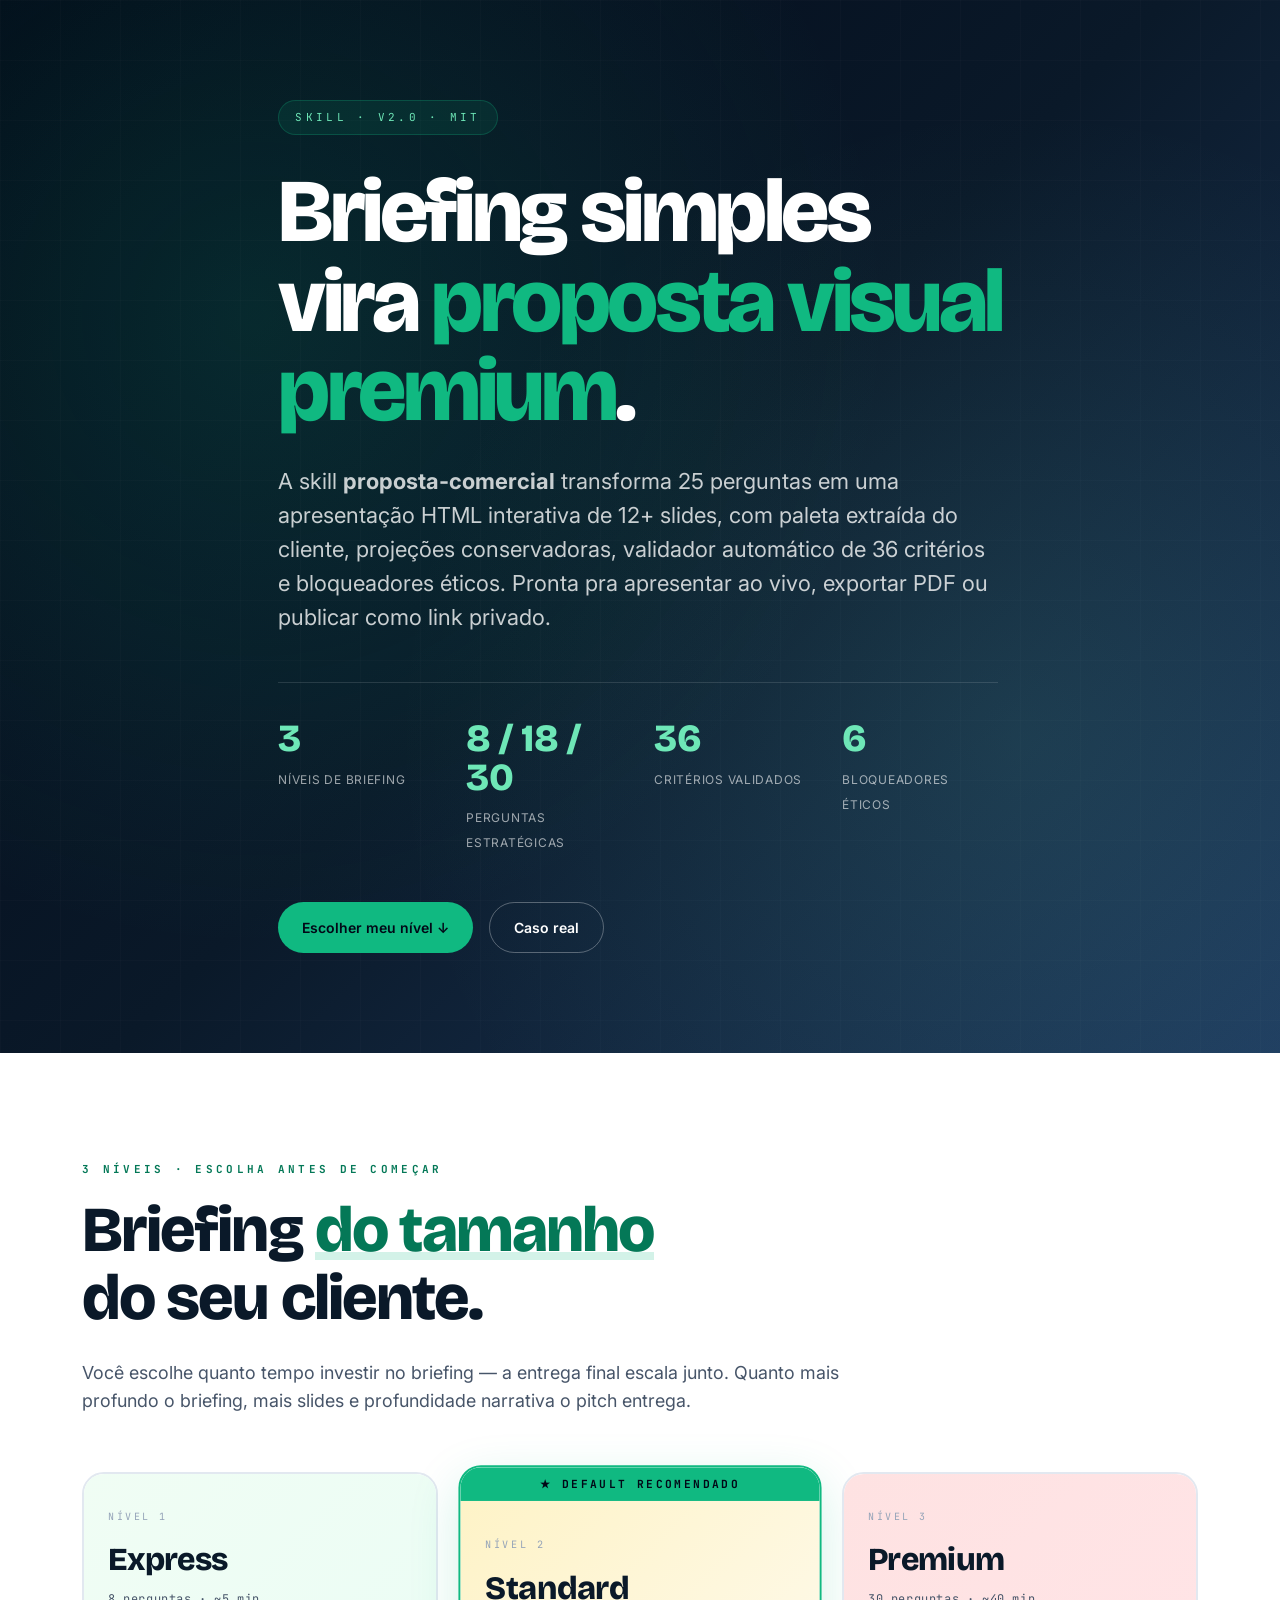
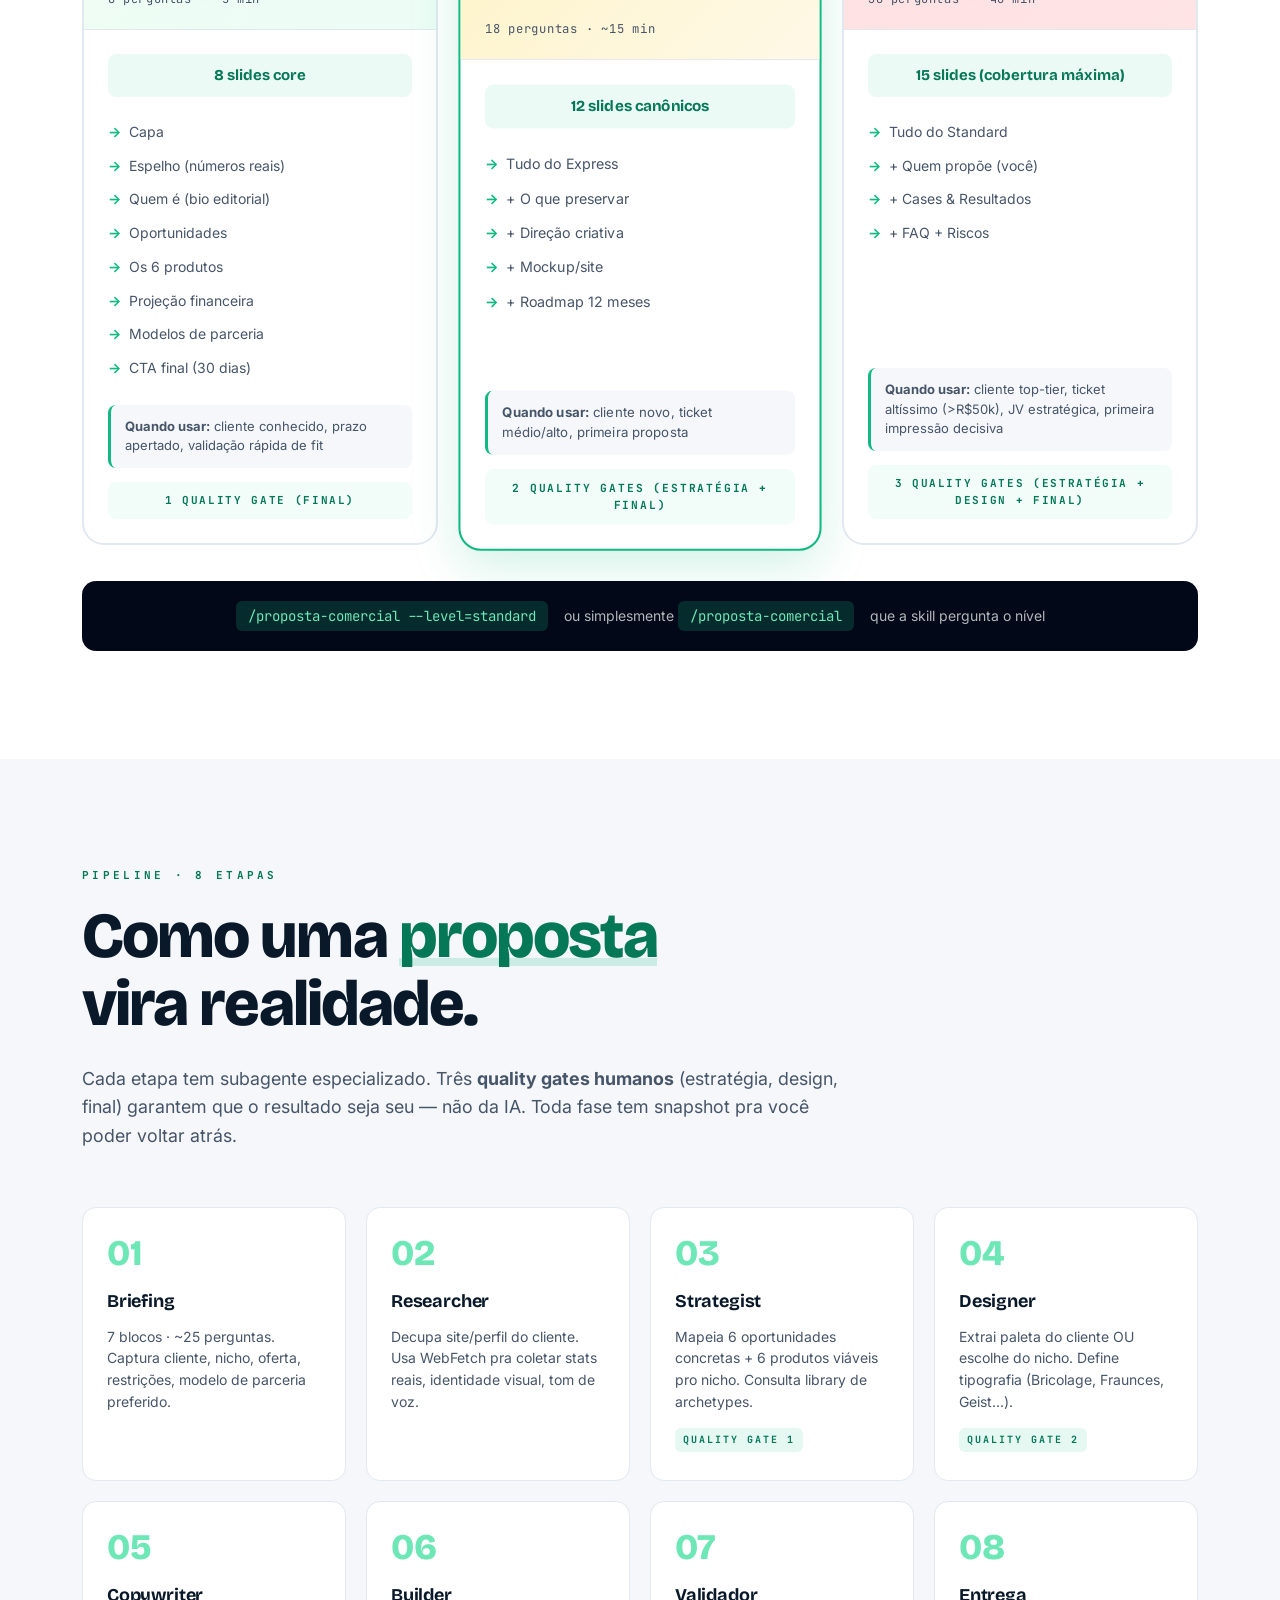
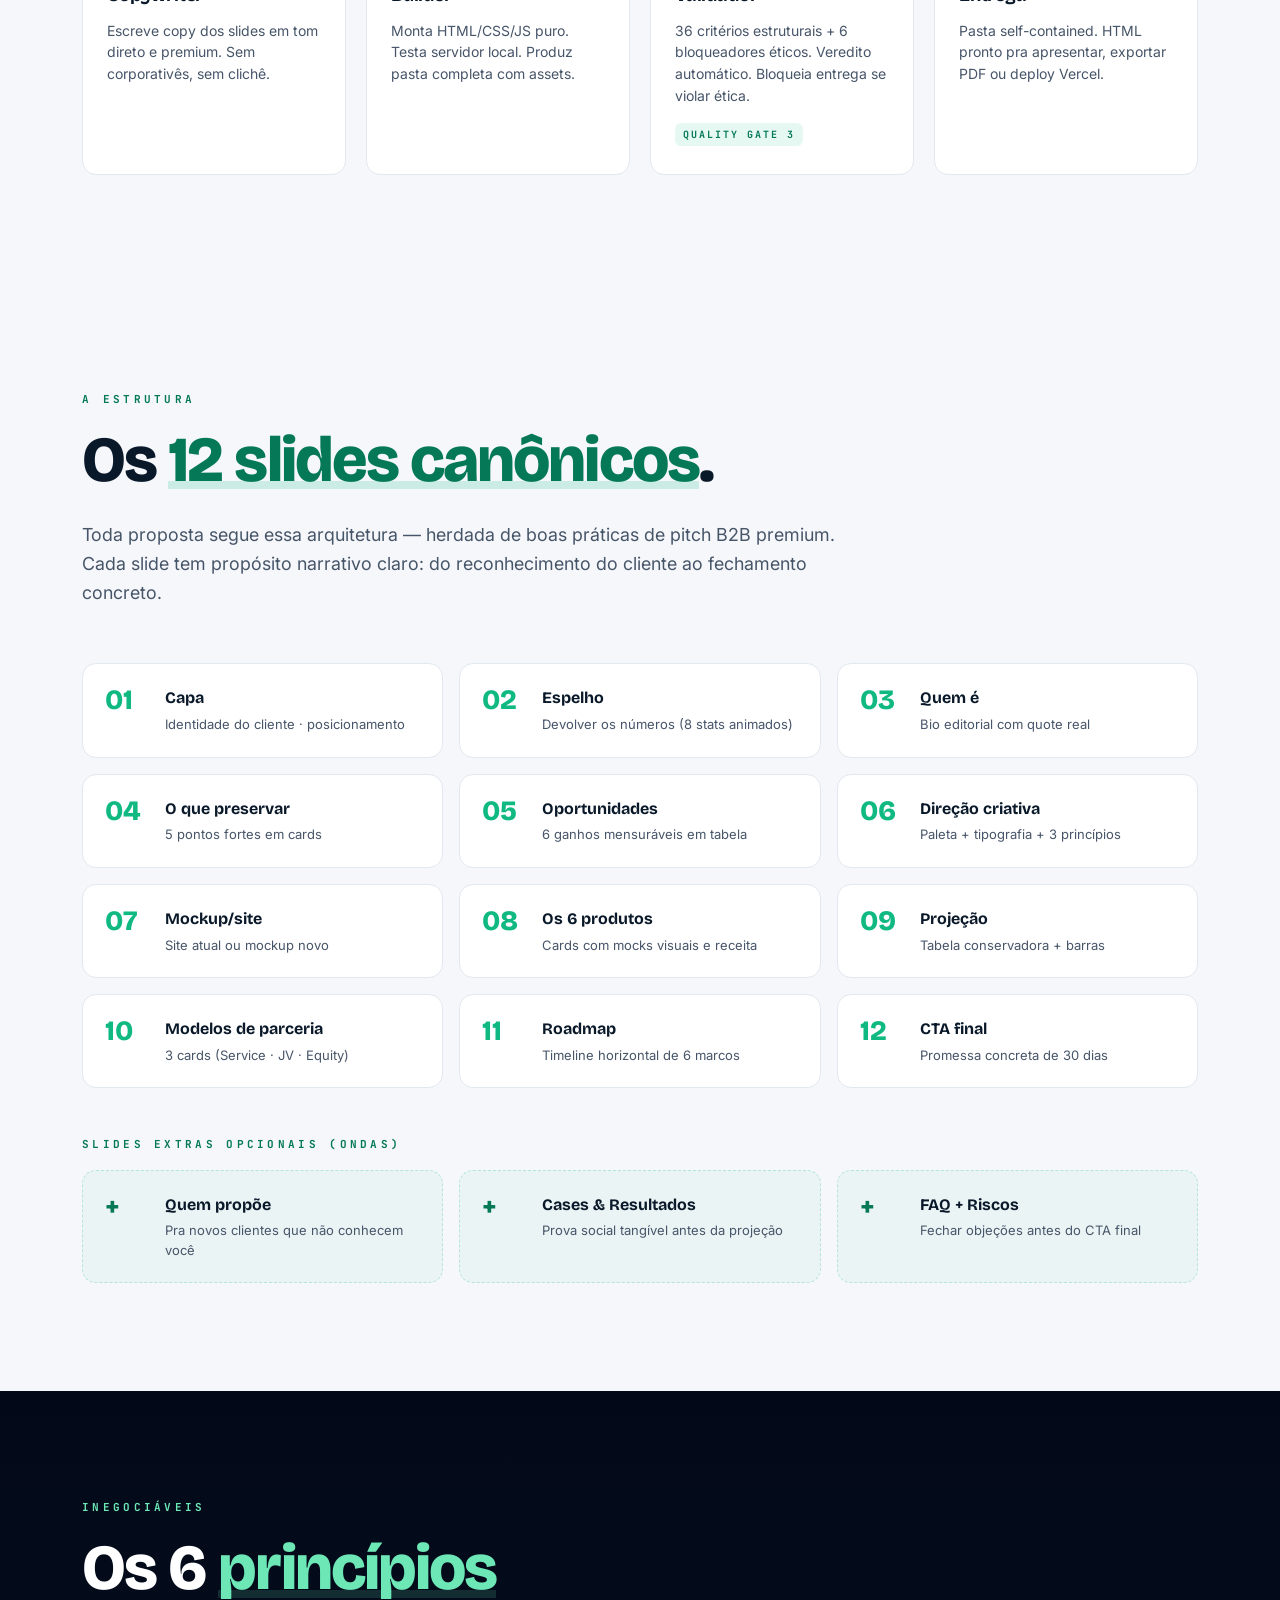
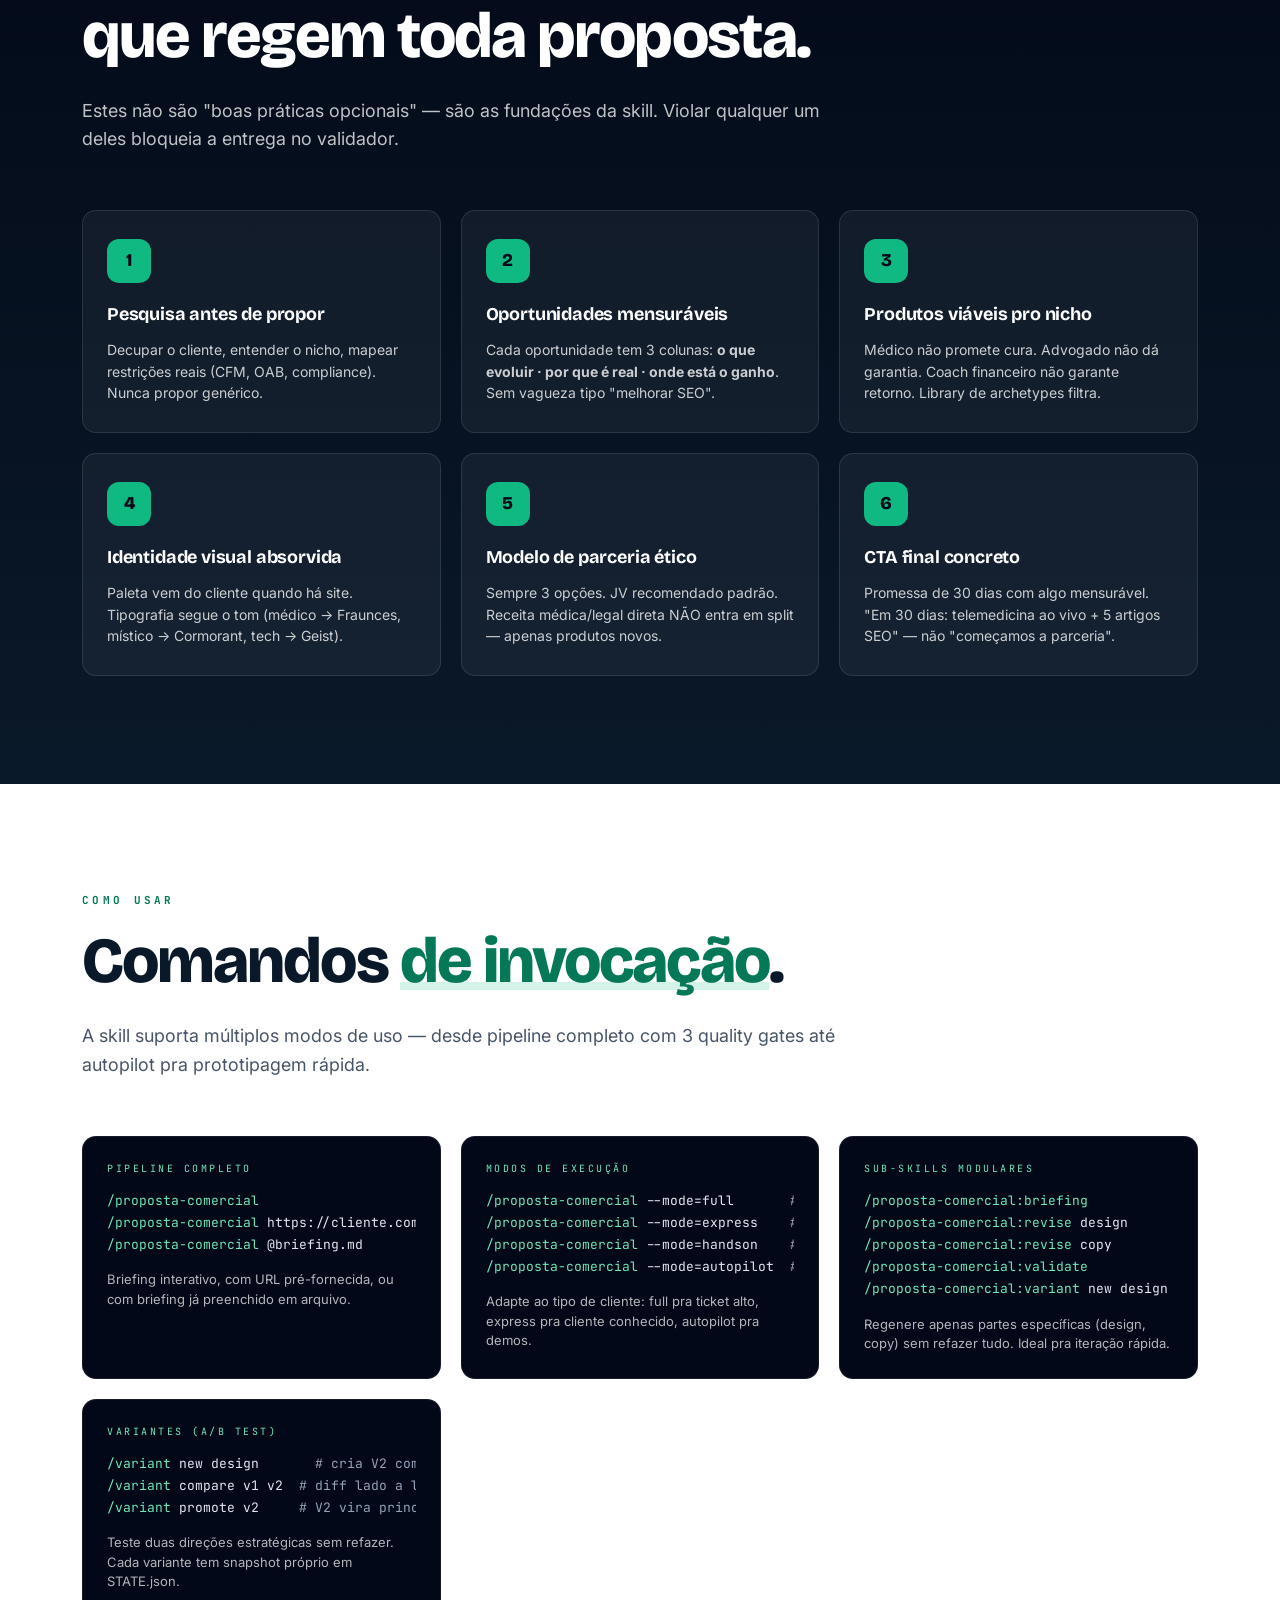
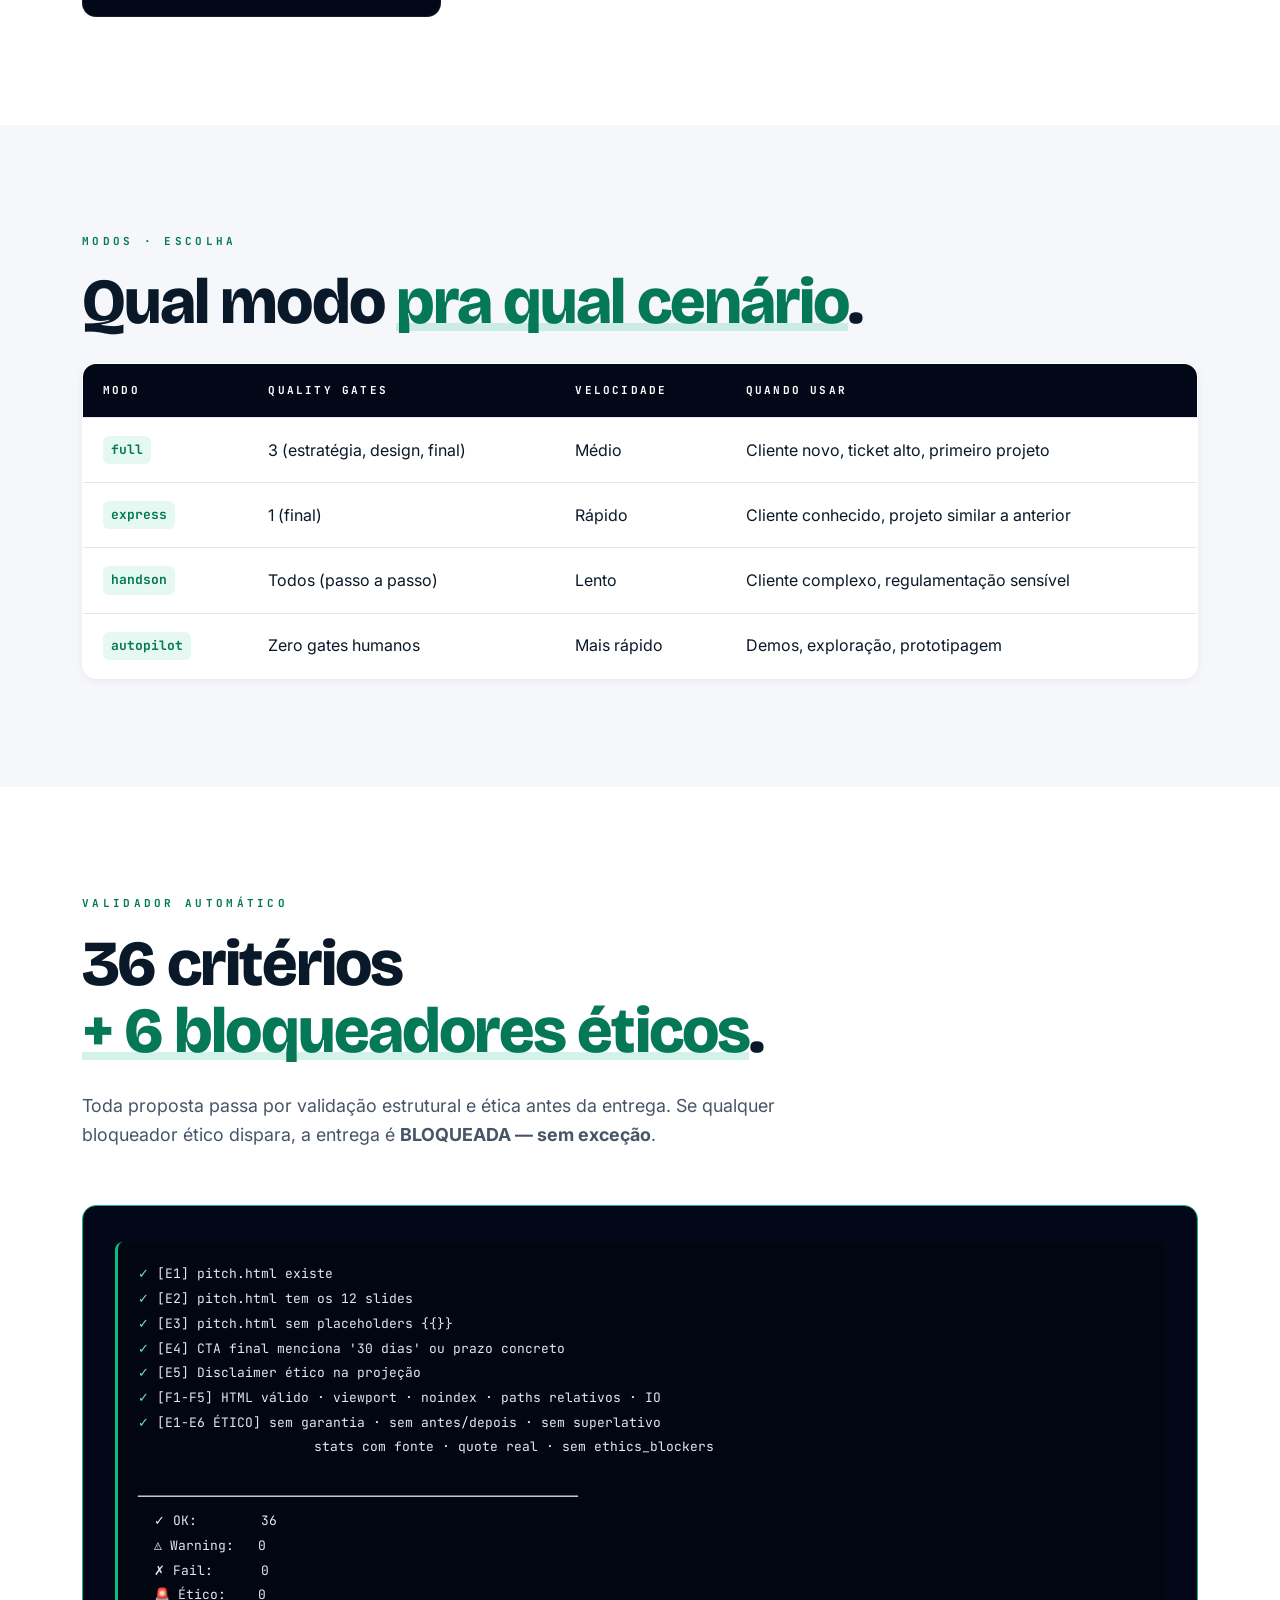
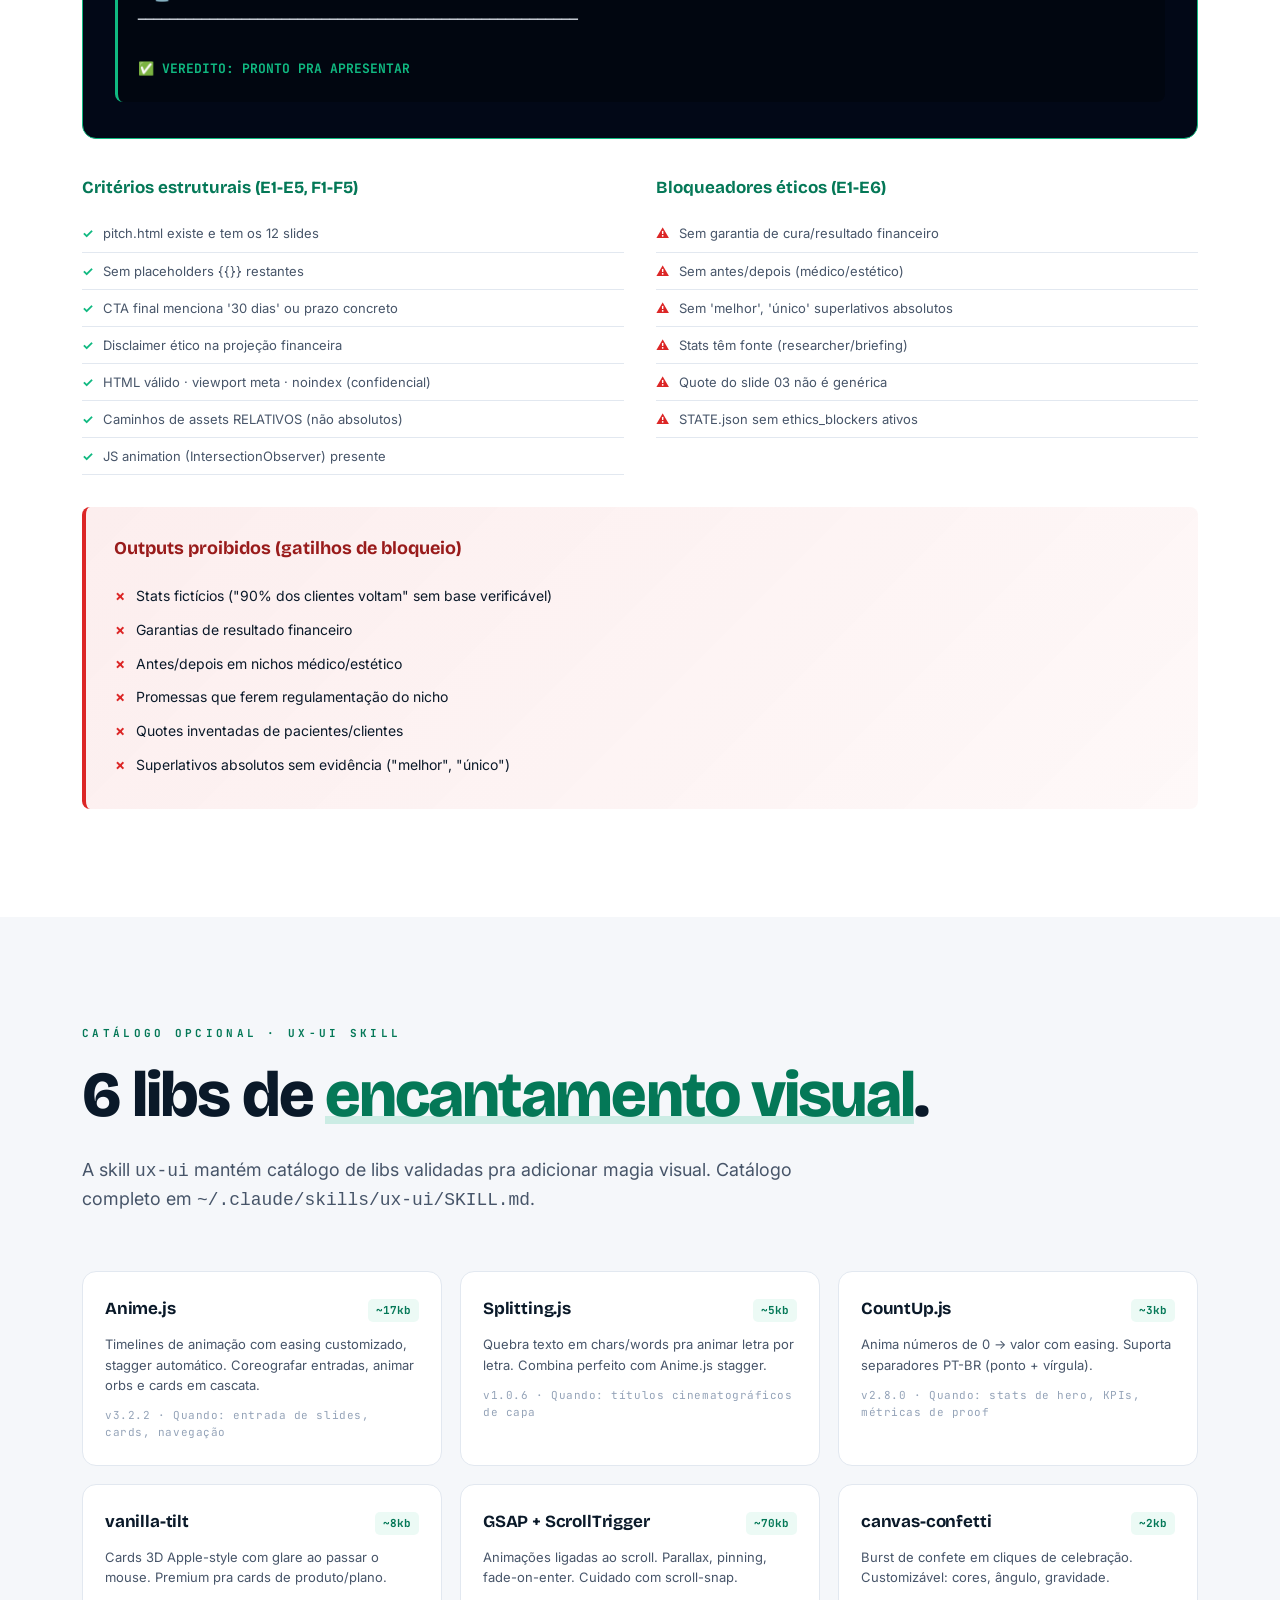
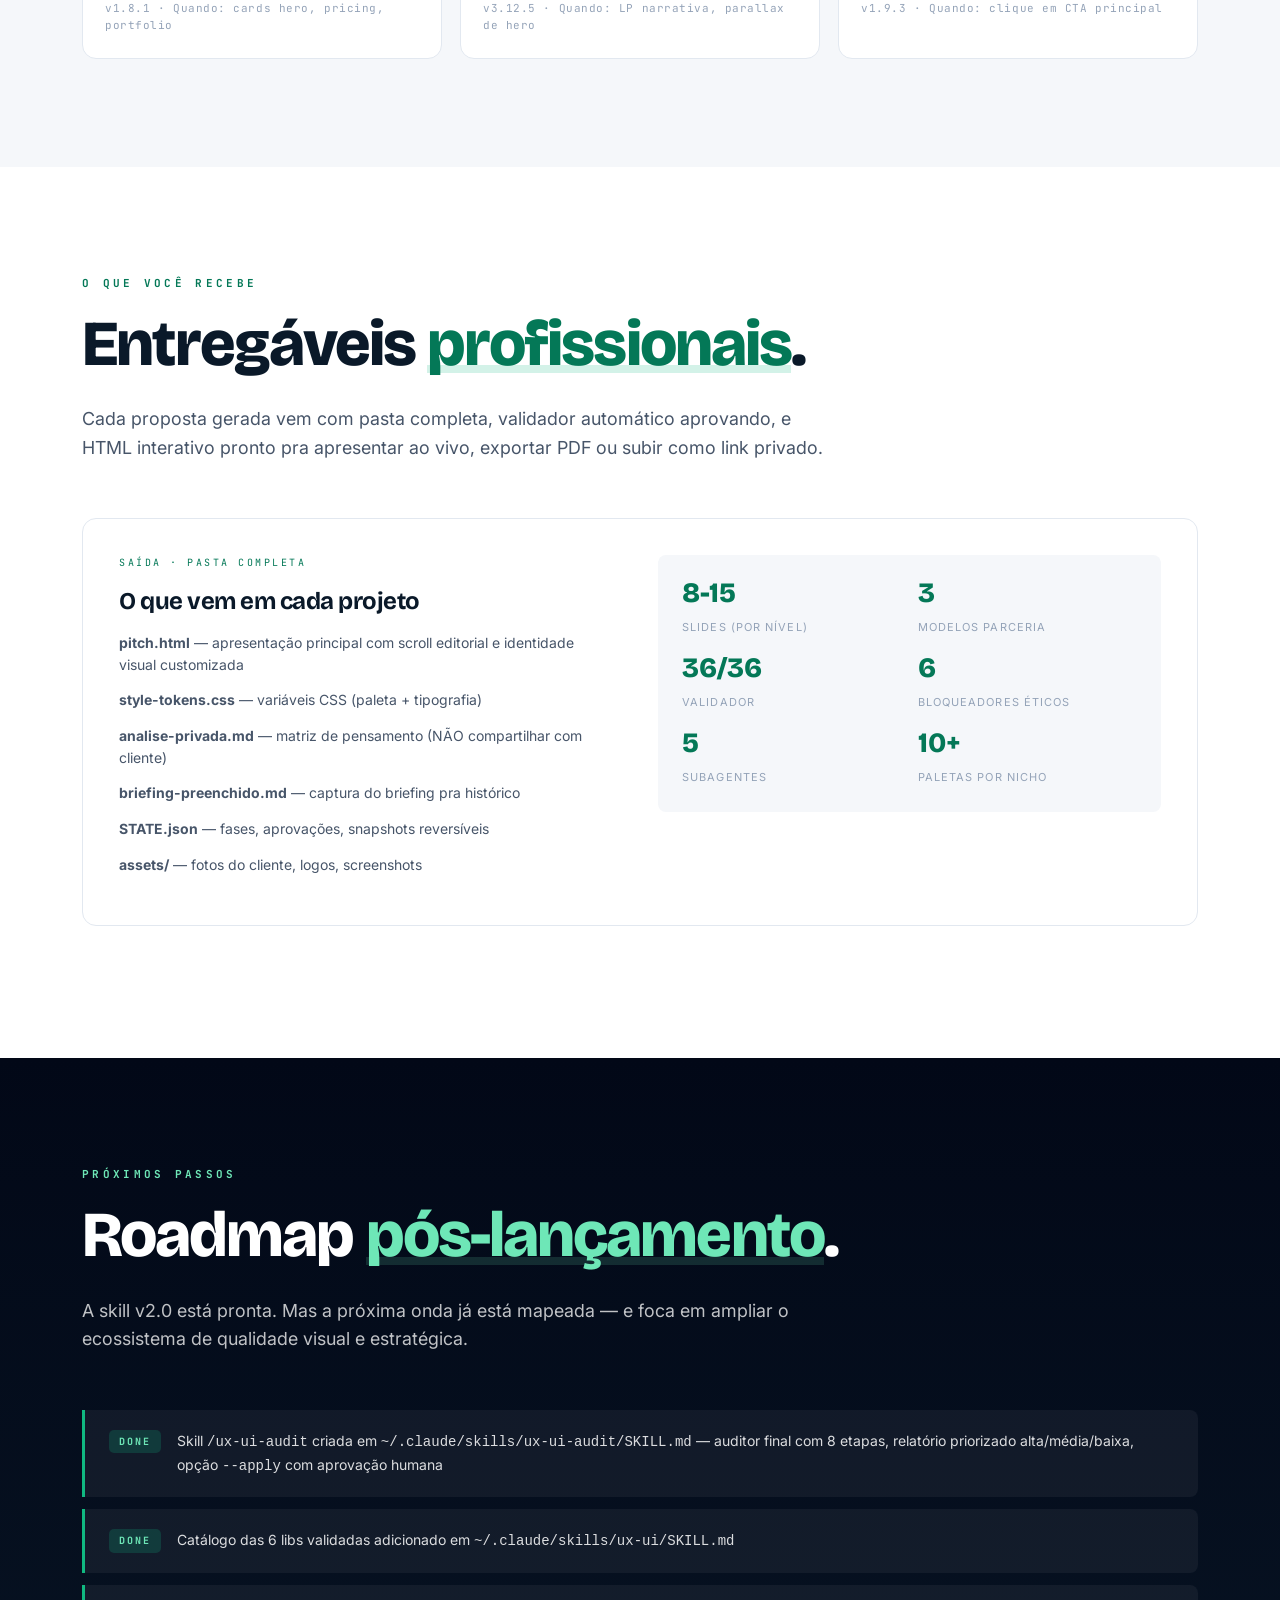
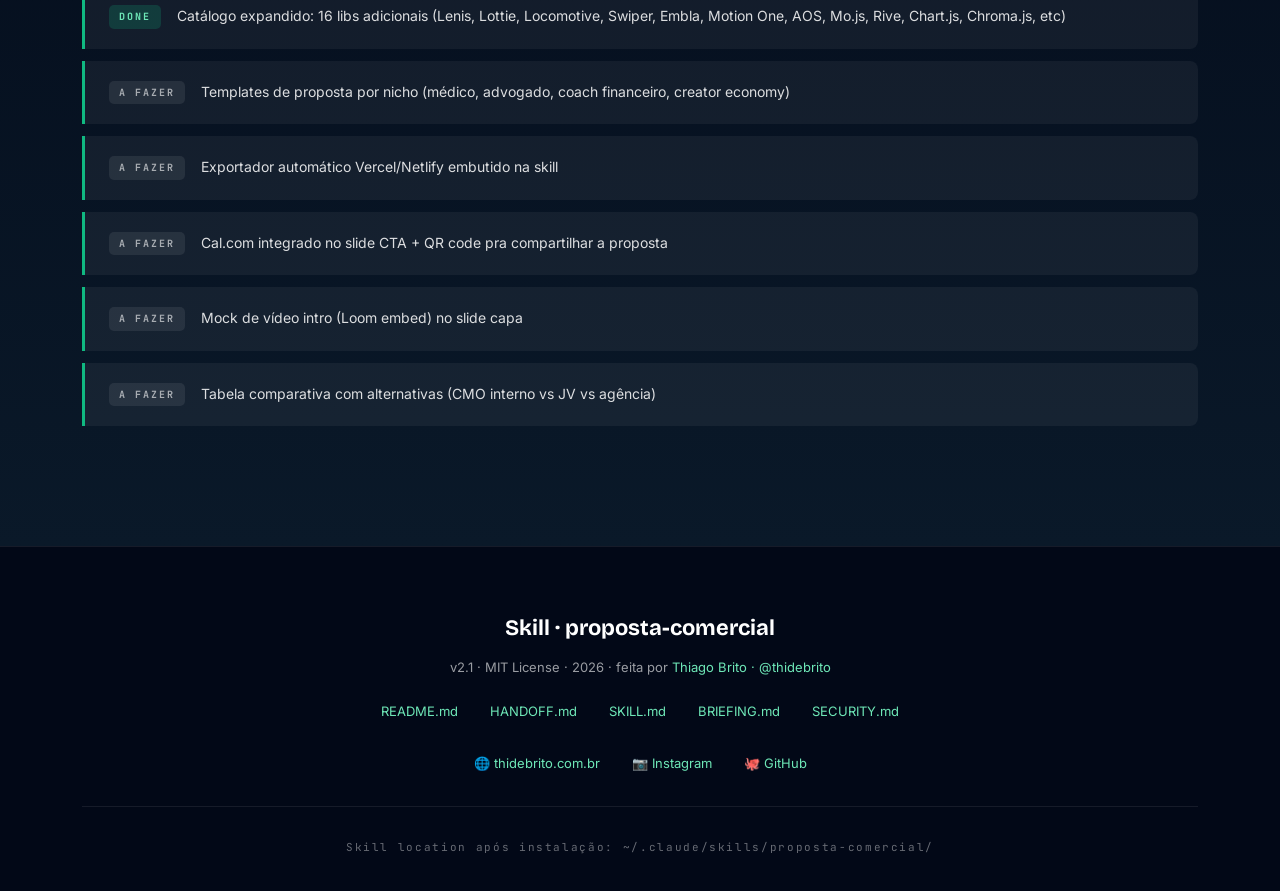
<file: index.html>
<!DOCTYPE html>
<html lang="pt-BR">
<head>
<meta charset="UTF-8" />
<meta name="viewport" content="width=device-width, initial-scale=1.0" />
<meta name="robots" content="noindex" />
<title>Skill · proposta-comercial · v2.0</title>
<link rel="preconnect" href="https://fonts.googleapis.com" />
<link rel="preconnect" href="https://fonts.gstatic.com" crossorigin />
<link href="https://fonts.googleapis.com/css2?family=Bricolage+Grotesque:opsz,wght@12..96,400;12..96,500;12..96,600;12..96,700;12..96,800&family=Inter:wght@300;400;500;600;700;800&family=JetBrains+Mono:wght@400;500;600&display=swap" rel="stylesheet" />
<style>
:root {
  --primary: #0A1929;
  --primary-deep: #020817;
  --primary-light: #1E3A5F;
  --primary-soft: #3B5C8C;
  --accent: #10B981;
  --accent-soft: #6EE7B7;
  --accent-deep: #047857;
  --neutral-light: #F5F7FA;
  --neutral-warm: #E5E9EE;
  --text: #0A1929;
  --text-soft: #475569;
  --text-mute: #94A3B8;
  --border: #CBD5E1;
  --border-soft: #E2E8F0;
  --serif: 'Bricolage Grotesque', 'Inter', sans-serif;
  --sans: 'Inter', -apple-system, BlinkMacSystemFont, system-ui, sans-serif;
  --mono: 'JetBrains Mono', ui-monospace, Menlo, Monaco, monospace;
  --container: 1180px;
  --pad: clamp(1.25rem, 4vw, 2rem);
  --pad-section: clamp(80px, 12vh, 120px);
  --radius: 14px;
  --radius-sm: 8px;
  --radius-lg: 22px;
  --shadow-sm: 0 2px 8px rgba(10, 25, 41, 0.06);
  --shadow-md: 0 8px 24px rgba(10, 25, 41, 0.12);
  --shadow-lg: 0 24px 60px rgba(10, 25, 41, 0.20);
  --ease: cubic-bezier(0.16, 1, 0.3, 1);
}

*, *::before, *::after { box-sizing: border-box; margin: 0; padding: 0; }
html { scroll-behavior: smooth; -webkit-text-size-adjust: 100%; }
body {
  font-family: var(--sans);
  background: var(--neutral-light);
  color: var(--text);
  line-height: 1.55;
  -webkit-font-smoothing: antialiased;
  overflow-x: hidden;
}

a { color: var(--accent-deep); text-decoration: none; }
a:hover { color: var(--accent); }

.container {
  max-width: var(--container);
  margin: 0 auto;
  padding: 0 var(--pad);
}

/* ── HERO ────────────────────────────────────────────── */
.hero {
  background: linear-gradient(135deg, var(--primary-deep) 0%, var(--primary) 50%, var(--primary-light) 100%);
  color: #fff;
  min-height: 100vh;
  display: flex;
  align-items: center;
  position: relative;
  overflow: hidden;
}
.hero::before {
  content: '';
  position: absolute;
  inset: 0;
  background:
    radial-gradient(circle at 20% 30%, rgba(16, 185, 129, 0.15), transparent 50%),
    radial-gradient(circle at 80% 70%, rgba(110, 231, 183, 0.10), transparent 50%);
  pointer-events: none;
}
.hero-grid-bg {
  position: absolute;
  inset: 0;
  background-image:
    linear-gradient(rgba(255,255,255,0.03) 1px, transparent 1px),
    linear-gradient(90deg, rgba(255,255,255,0.03) 1px, transparent 1px);
  background-size: 60px 60px;
  opacity: 0.5;
  pointer-events: none;
}
.hero-content { position: relative; z-index: 1; padding: 100px 0; }
.hero-badge {
  display: inline-block;
  font-family: var(--mono);
  font-size: 11px;
  letter-spacing: 0.3em;
  text-transform: uppercase;
  color: var(--accent-soft);
  background: rgba(16, 185, 129, 0.10);
  border: 1px solid rgba(16, 185, 129, 0.25);
  padding: 8px 16px;
  border-radius: 100px;
  margin-bottom: 32px;
}
.hero h1 {
  font-family: var(--serif);
  font-weight: 800;
  font-size: clamp(40px, 7vw, 90px);
  line-height: 1.0;
  letter-spacing: -0.04em;
  margin-bottom: 28px;
}
.hero h1 em {
  color: var(--accent);
  font-style: normal;
}
.hero-lede {
  font-size: clamp(18px, 1.8vw, 22px);
  color: rgba(255, 255, 255, 0.78);
  max-width: 720px;
  line-height: 1.55;
  margin-bottom: 48px;
}
.hero-stats {
  display: grid;
  grid-template-columns: repeat(auto-fit, minmax(140px, 1fr));
  gap: 32px;
  max-width: 720px;
  border-top: 1px solid rgba(255, 255, 255, 0.12);
  padding-top: 36px;
}
.hero-stat strong {
  display: block;
  font-family: var(--serif);
  font-size: clamp(28px, 3vw, 40px);
  color: var(--accent-soft);
  font-weight: 800;
  line-height: 1;
  margin-bottom: 8px;
}
.hero-stat span {
  font-size: 12px;
  color: rgba(255, 255, 255, 0.6);
  letter-spacing: 0.06em;
  text-transform: uppercase;
}
.hero-cta {
  margin-top: 48px;
  display: flex;
  gap: 16px;
  flex-wrap: wrap;
}
.btn {
  display: inline-flex;
  align-items: center;
  gap: 8px;
  font-family: var(--sans);
  font-weight: 600;
  font-size: 14px;
  padding: 14px 24px;
  border-radius: 100px;
  text-decoration: none;
  transition: all 0.25s var(--ease);
  cursor: pointer;
  border: none;
}
.btn-primary { background: var(--accent); color: var(--primary-deep); }
.btn-primary:hover { background: var(--accent-soft); transform: translateY(-2px); box-shadow: 0 8px 20px rgba(16,185,129,0.4); }
.btn-outline {
  background: transparent;
  color: #fff;
  border: 1px solid rgba(255, 255, 255, 0.3);
}
.btn-outline:hover { border-color: #fff; background: rgba(255,255,255,0.08); }

/* ── SECTIONS ─────────────────────────────────────────── */
section.section {
  padding: var(--pad-section) 0;
  position: relative;
}
.section.alt { background: #fff; }
.section.dark {
  background: linear-gradient(180deg, var(--primary-deep), var(--primary));
  color: #fff;
}
.section.dark .eyebrow { color: var(--accent-soft); }
.section.dark .text-soft { color: rgba(255,255,255,0.7); }

.eyebrow {
  font-family: var(--mono);
  font-size: 11px;
  letter-spacing: 0.3em;
  text-transform: uppercase;
  color: var(--accent-deep);
  font-weight: 700;
  margin-bottom: 18px;
}
.section-title {
  font-family: var(--serif);
  font-weight: 800;
  font-size: clamp(36px, 5vw, 64px);
  line-height: 1.05;
  letter-spacing: -0.03em;
  margin-bottom: 28px;
  max-width: 900px;
}
.section-title em {
  color: var(--accent-deep);
  font-style: normal;
  display: inline-block;
  position: relative;
}
.section-title em::after {
  content: '';
  position: absolute;
  left: 0; right: 0; bottom: 4px;
  height: 8px;
  background: rgba(16, 185, 129, 0.18);
  z-index: -1;
}
.section.dark .section-title em { color: var(--accent-soft); }
.section.dark .section-title em::after { background: rgba(110, 231, 183, 0.15); }

.section-lede {
  font-size: clamp(16px, 1.4vw, 19px);
  color: var(--text-soft);
  max-width: 760px;
  line-height: 1.6;
  margin-bottom: 56px;
}
.section.dark .section-lede { color: rgba(255, 255, 255, 0.75); }

/* ── FLOW STEPS ───────────────────────────────────────── */
.flow {
  display: grid;
  grid-template-columns: repeat(auto-fit, minmax(260px, 1fr));
  gap: 20px;
}
.flow-step {
  background: #fff;
  border: 1px solid var(--border-soft);
  border-radius: var(--radius);
  padding: 28px 24px;
  position: relative;
  transition: all 0.3s var(--ease);
}
.flow-step:hover { transform: translateY(-4px); box-shadow: var(--shadow-md); border-color: var(--accent); }
.flow-num {
  font-family: var(--serif);
  font-size: 36px;
  font-weight: 800;
  color: var(--accent-soft);
  line-height: 1;
  margin-bottom: 16px;
  display: block;
}
.flow-name {
  font-family: var(--serif);
  font-size: 18px;
  font-weight: 700;
  color: var(--text);
  margin-bottom: 10px;
  letter-spacing: -0.01em;
}
.flow-desc {
  font-size: 14px;
  color: var(--text-soft);
  line-height: 1.55;
}
.flow-gate {
  display: inline-block;
  margin-top: 16px;
  font-family: var(--mono);
  font-size: 10px;
  letter-spacing: 0.2em;
  text-transform: uppercase;
  color: var(--accent-deep);
  background: rgba(16, 185, 129, 0.10);
  padding: 4px 8px;
  border-radius: 6px;
  font-weight: 700;
}

/* ── SLIDES TABLE ─────────────────────────────────────── */
.slides-grid {
  display: grid;
  grid-template-columns: repeat(auto-fill, minmax(280px, 1fr));
  gap: 16px;
}
.slide-row {
  background: #fff;
  border: 1px solid var(--border-soft);
  border-radius: var(--radius);
  padding: 22px;
  display: flex;
  align-items: flex-start;
  gap: 16px;
  transition: all 0.3s var(--ease);
}
.slide-row:hover { border-color: var(--accent); box-shadow: var(--shadow-sm); }
.slide-row-num {
  font-family: var(--serif);
  font-size: 28px;
  font-weight: 800;
  color: var(--accent);
  line-height: 1;
  min-width: 44px;
}
.slide-row-name {
  font-family: var(--serif);
  font-weight: 700;
  font-size: 16px;
  color: var(--text);
  margin-bottom: 4px;
}
.slide-row-desc {
  font-size: 13px;
  color: var(--text-soft);
  line-height: 1.5;
}
.slide-row.extra {
  background: rgba(16, 185, 129, 0.04);
  border-color: rgba(16, 185, 129, 0.25);
  border-style: dashed;
}
.slide-row.extra .slide-row-num { color: var(--accent-deep); }

/* ── PRINCIPLES ───────────────────────────────────────── */
.principles {
  display: grid;
  grid-template-columns: repeat(auto-fit, minmax(280px, 1fr));
  gap: 20px;
}
.principle {
  padding: 28px 24px;
  border-radius: var(--radius);
  background: rgba(255, 255, 255, 0.05);
  border: 1px solid rgba(255, 255, 255, 0.1);
  transition: all 0.3s var(--ease);
}
.principle:hover { border-color: var(--accent); background: rgba(255, 255, 255, 0.08); }
.principle-icon {
  width: 44px;
  height: 44px;
  border-radius: 12px;
  background: var(--accent);
  color: var(--primary-deep);
  display: flex;
  align-items: center;
  justify-content: center;
  font-weight: 800;
  font-size: 18px;
  font-family: var(--serif);
  margin-bottom: 18px;
}
.principle h3 {
  font-family: var(--serif);
  font-weight: 700;
  font-size: 18px;
  color: #fff;
  margin-bottom: 10px;
  letter-spacing: -0.01em;
}
.principle p {
  font-size: 14px;
  color: rgba(255, 255, 255, 0.78);
  line-height: 1.55;
}

/* ── COMMANDS ─────────────────────────────────────────── */
.commands {
  display: grid;
  grid-template-columns: repeat(auto-fit, minmax(320px, 1fr));
  gap: 20px;
}
.cmd-card {
  background: var(--primary-deep);
  border-radius: var(--radius);
  padding: 24px;
  color: #fff;
  position: relative;
  border: 1px solid rgba(255, 255, 255, 0.08);
}
.cmd-card-label {
  font-family: var(--mono);
  font-size: 10px;
  letter-spacing: 0.25em;
  text-transform: uppercase;
  color: var(--accent-soft);
  margin-bottom: 14px;
  display: block;
}
.cmd-card-code {
  font-family: var(--mono);
  font-size: 13px;
  line-height: 1.7;
  color: #e2e8f0;
  display: block;
  white-space: pre;
  overflow-x: auto;
}
.cmd-card-code .cmt { color: var(--text-mute); }
.cmd-card-code .kw { color: var(--accent-soft); }
.cmd-card-desc {
  margin-top: 14px;
  font-size: 13px;
  color: rgba(255, 255, 255, 0.7);
  line-height: 1.5;
}

/* ── MODES TABLE ──────────────────────────────────────── */
.modes-table {
  width: 100%;
  border-collapse: collapse;
  background: #fff;
  border-radius: var(--radius);
  overflow: hidden;
  border: 1px solid var(--border-soft);
  box-shadow: var(--shadow-sm);
}
.modes-table th, .modes-table td {
  padding: 18px 20px;
  text-align: left;
  border-bottom: 1px solid var(--border-soft);
}
.modes-table th {
  background: var(--primary-deep);
  color: #fff;
  font-size: 11px;
  letter-spacing: 0.2em;
  text-transform: uppercase;
  font-family: var(--mono);
  font-weight: 700;
}
.modes-table tr:last-child td { border-bottom: none; }
.modes-table tbody tr { transition: background 0.2s; }
.modes-table tbody tr:hover { background: rgba(16, 185, 129, 0.04); }
.mode-name {
  font-family: var(--mono);
  font-size: 13px;
  font-weight: 700;
  color: var(--accent-deep);
  background: rgba(16, 185, 129, 0.10);
  padding: 4px 8px;
  border-radius: 6px;
  display: inline-block;
}

/* ── VALIDATOR ────────────────────────────────────────── */
.validator-card {
  background: var(--primary-deep);
  color: #fff;
  border-radius: var(--radius);
  padding: 36px 32px;
  margin-bottom: 36px;
  border: 1px solid var(--accent);
}
.validator-output {
  font-family: var(--mono);
  font-size: 13px;
  line-height: 1.9;
  color: #e2e8f0;
  white-space: pre;
  background: rgba(0, 0, 0, 0.3);
  padding: 20px;
  border-radius: var(--radius-sm);
  border-left: 3px solid var(--accent);
}
.validator-output .ok { color: var(--accent-soft); }
.validator-output .verdict { color: var(--accent); font-weight: 700; }
.crit-grid {
  display: grid;
  grid-template-columns: 1fr 1fr;
  gap: 32px;
  margin-top: 24px;
}
.crit-block h4 {
  font-family: var(--serif);
  font-size: 17px;
  font-weight: 700;
  margin-bottom: 14px;
  color: var(--accent-deep);
}
.crit-block ul {
  list-style: none;
  padding: 0;
}
.crit-block li {
  font-size: 13px;
  color: var(--text-soft);
  padding: 8px 0;
  border-bottom: 1px solid var(--border-soft);
  display: flex;
  gap: 10px;
  align-items: flex-start;
}
.crit-block li::before {
  content: '✓';
  color: var(--accent);
  font-weight: 700;
  flex-shrink: 0;
}
.crit-block.ethics li::before {
  content: '⚠';
  color: #DC2626;
}

/* ── FORBIDDEN OUTPUTS ────────────────────────────────── */
.forbidden {
  background: linear-gradient(135deg, rgba(220, 38, 38, 0.08) 0%, rgba(220, 38, 38, 0.03) 100%);
  border-left: 4px solid #DC2626;
  border-radius: var(--radius-sm);
  padding: 28px;
  margin-top: 32px;
}
.forbidden h3 {
  font-family: var(--serif);
  font-weight: 700;
  font-size: 18px;
  color: #991B1B;
  margin-bottom: 16px;
}
.forbidden ul {
  list-style: none;
  padding: 0;
}
.forbidden li {
  font-size: 14px;
  color: var(--text);
  padding: 6px 0;
  display: flex;
  gap: 10px;
}
.forbidden li::before {
  content: '✗';
  color: #DC2626;
  font-weight: 700;
}

/* ── CASE STUDY ───────────────────────────────────────── */
.case-card {
  background: #fff;
  border: 1px solid var(--border-soft);
  border-radius: var(--radius);
  padding: 36px;
  display: grid;
  grid-template-columns: 1fr 1fr;
  gap: 36px;
  margin-bottom: 24px;
}
.case-card-meta { padding-right: 16px; }
.case-card-meta h3 {
  font-family: var(--serif);
  font-weight: 700;
  font-size: 24px;
  margin-bottom: 12px;
  letter-spacing: -0.02em;
}
.case-card-meta .case-tag {
  font-family: var(--mono);
  font-size: 10px;
  letter-spacing: 0.25em;
  text-transform: uppercase;
  color: var(--accent-deep);
  margin-bottom: 12px;
  display: block;
}
.case-card-meta p {
  color: var(--text-soft);
  font-size: 14px;
  line-height: 1.55;
  margin-bottom: 14px;
}
.case-stats {
  display: grid;
  grid-template-columns: 1fr 1fr;
  gap: 16px;
  background: var(--neutral-light);
  border-radius: var(--radius-sm);
  padding: 24px;
}
.case-stat strong {
  font-family: var(--serif);
  font-size: 28px;
  font-weight: 800;
  color: var(--accent-deep);
  display: block;
  line-height: 1;
  margin-bottom: 6px;
}
.case-stat span {
  font-size: 11px;
  color: var(--text-mute);
  letter-spacing: 0.1em;
  text-transform: uppercase;
}
.case-deliverables {
  margin-top: 28px;
  background: var(--neutral-light);
  border-radius: var(--radius-sm);
  padding: 18px 22px;
}
.case-deliverables-label {
  font-family: var(--mono);
  font-size: 10px;
  letter-spacing: 0.25em;
  text-transform: uppercase;
  color: var(--accent-deep);
  margin-bottom: 8px;
  display: block;
}
.case-deliverables code {
  font-family: var(--mono);
  font-size: 12px;
  color: var(--text);
  display: block;
  line-height: 1.7;
}

/* ── LIBS CATALOG ─────────────────────────────────────── */
.libs-grid {
  display: grid;
  grid-template-columns: repeat(auto-fit, minmax(280px, 1fr));
  gap: 18px;
}
.lib-card {
  background: #fff;
  border-radius: var(--radius);
  padding: 24px 22px;
  border: 1px solid var(--border-soft);
  transition: all 0.3s var(--ease);
}
.lib-card:hover { border-color: var(--accent); transform: translateY(-3px); box-shadow: var(--shadow-md); }
.lib-card-head {
  display: flex;
  justify-content: space-between;
  align-items: baseline;
  margin-bottom: 12px;
  gap: 12px;
  flex-wrap: wrap;
}
.lib-name {
  font-family: var(--serif);
  font-weight: 700;
  font-size: 17px;
  color: var(--text);
  letter-spacing: -0.01em;
}
.lib-weight {
  font-family: var(--mono);
  font-size: 11px;
  font-weight: 700;
  color: var(--accent-deep);
  background: rgba(16, 185, 129, 0.08);
  padding: 3px 8px;
  border-radius: 5px;
}
.lib-desc {
  font-size: 13px;
  color: var(--text-soft);
  line-height: 1.55;
  margin-bottom: 12px;
}
.lib-when {
  font-family: var(--mono);
  font-size: 11px;
  color: var(--text-mute);
  letter-spacing: 0.05em;
}

/* ── ROADMAP ──────────────────────────────────────────── */
.roadmap-list {
  list-style: none;
  padding: 0;
}
.roadmap-item {
  background: rgba(255, 255, 255, 0.05);
  border-left: 3px solid var(--accent);
  padding: 20px 24px;
  margin-bottom: 12px;
  border-radius: 0 var(--radius-sm) var(--radius-sm) 0;
  display: flex;
  align-items: flex-start;
  gap: 16px;
  transition: all 0.3s var(--ease);
}
.roadmap-item:hover { background: rgba(255, 255, 255, 0.08); transform: translateX(4px); }
.roadmap-status {
  display: inline-block;
  font-family: var(--mono);
  font-size: 10px;
  letter-spacing: 0.2em;
  text-transform: uppercase;
  font-weight: 700;
  padding: 4px 10px;
  border-radius: 5px;
  flex-shrink: 0;
}
.roadmap-status.todo { background: rgba(255, 255, 255, 0.08); color: rgba(255, 255, 255, 0.6); }
.roadmap-status.done { background: rgba(16, 185, 129, 0.20); color: var(--accent-soft); }
.roadmap-text { color: rgba(255, 255, 255, 0.85); font-size: 14px; line-height: 1.55; }

/* ── FOOTER ───────────────────────────────────────────── */
footer {
  background: var(--primary-deep);
  color: rgba(255, 255, 255, 0.6);
  padding: 64px 0 40px;
  text-align: center;
  font-size: 13px;
  border-top: 1px solid rgba(255, 255, 255, 0.08);
}
footer h3 {
  font-family: var(--serif);
  font-weight: 700;
  color: #fff;
  font-size: 22px;
  margin-bottom: 12px;
}
footer a { color: var(--accent-soft); }
footer .footer-links {
  margin: 24px 0 32px;
  display: flex;
  justify-content: center;
  gap: 32px;
  flex-wrap: wrap;
}
footer .footer-meta {
  margin-top: 32px;
  padding-top: 32px;
  border-top: 1px solid rgba(255, 255, 255, 0.08);
  font-family: var(--mono);
  font-size: 11px;
  letter-spacing: 0.15em;
  color: rgba(255, 255, 255, 0.4);
}

/* ── REVEAL ───────────────────────────────────────────── */
.reveal {
  opacity: 0;
  transform: translateY(30px);
  transition: opacity 0.8s var(--ease), transform 0.8s var(--ease);
}
.reveal.visible { opacity: 1; transform: translateY(0); }

@media (prefers-reduced-motion: reduce) {
  *, *::before, *::after {
    animation-duration: 0.01ms !important;
    transition-duration: 0.01ms !important;
  }
}

@media (max-width: 768px) {
  .case-card { grid-template-columns: 1fr; }
  .crit-grid { grid-template-columns: 1fr; }
  .hero h1 { font-size: 44px; }
  .section-title { font-size: 32px; }
}
</style>
</head>
<body>

<!-- ── HERO ───────────────────────────────────────── -->
<section class="hero">
  <div class="hero-grid-bg"></div>
  <div class="container hero-content">
    <span class="hero-badge reveal">Skill · v2.0 · MIT</span>
    <h1 class="reveal">Briefing simples<br/>vira <em>proposta visual<br/>premium</em>.</h1>
    <p class="hero-lede reveal">A skill <strong>proposta-comercial</strong> transforma 25 perguntas em uma apresentação HTML interativa de 12+ slides, com paleta extraída do cliente, projeções conservadoras, validador automático de 36 critérios e bloqueadores éticos. Pronta pra apresentar ao vivo, exportar PDF ou publicar como link privado.</p>
    <div class="hero-stats reveal">
      <div class="hero-stat">
        <strong>3</strong>
        <span>níveis de briefing</span>
      </div>
      <div class="hero-stat">
        <strong>8 / 18 / 30</strong>
        <span>perguntas estratégicas</span>
      </div>
      <div class="hero-stat">
        <strong>36</strong>
        <span>critérios validados</span>
      </div>
      <div class="hero-stat">
        <strong>6</strong>
        <span>bloqueadores éticos</span>
      </div>
    </div>
    <div class="hero-cta reveal">
      <a class="btn btn-primary" href="#niveis">Escolher meu nível ↓</a>
      <a class="btn btn-outline" href="#caso-real">Caso real</a>
    </div>
  </div>
</section>

<!-- ── 3 NÍVEIS DE BRIEFING ───────────────────────────── -->
<section class="section alt" id="niveis">
  <div class="container">
    <div class="eyebrow reveal">3 níveis · escolha antes de começar</div>
    <h2 class="section-title reveal">Briefing <em>do tamanho</em><br/>do seu cliente.</h2>
    <p class="section-lede reveal">Você escolhe quanto tempo investir no briefing — a entrega final escala junto. Quanto mais profundo o briefing, mais slides e profundidade narrativa o pitch entrega.</p>

    <div class="levels-grid">
      <div class="level-card reveal level-express">
        <div class="level-header">
          <span class="level-tag">Nível 1</span>
          <h3>Express</h3>
          <div class="level-meta">8 perguntas · ~5 min</div>
        </div>
        <div class="level-body">
          <div class="level-output">8 slides core</div>
          <ul class="level-list">
            <li>Capa</li>
            <li>Espelho (números reais)</li>
            <li>Quem é (bio editorial)</li>
            <li>Oportunidades</li>
            <li>Os 6 produtos</li>
            <li>Projeção financeira</li>
            <li>Modelos de parceria</li>
            <li>CTA final (30 dias)</li>
          </ul>
          <div class="level-when"><strong>Quando usar:</strong> cliente conhecido, prazo apertado, validação rápida de fit</div>
          <div class="level-gate">1 Quality Gate (final)</div>
        </div>
      </div>

      <div class="level-card reveal level-standard recommended">
        <div class="level-badge">★ Default recomendado</div>
        <div class="level-header">
          <span class="level-tag">Nível 2</span>
          <h3>Standard</h3>
          <div class="level-meta">18 perguntas · ~15 min</div>
        </div>
        <div class="level-body">
          <div class="level-output">12 slides canônicos</div>
          <ul class="level-list">
            <li>Tudo do Express</li>
            <li>+ O que preservar</li>
            <li>+ Direção criativa</li>
            <li>+ Mockup/site</li>
            <li>+ Roadmap 12 meses</li>
          </ul>
          <div class="level-when"><strong>Quando usar:</strong> cliente novo, ticket médio/alto, primeira proposta</div>
          <div class="level-gate">2 Quality Gates (estratégia + final)</div>
        </div>
      </div>

      <div class="level-card reveal level-premium">
        <div class="level-header">
          <span class="level-tag">Nível 3</span>
          <h3>Premium</h3>
          <div class="level-meta">30 perguntas · ~40 min</div>
        </div>
        <div class="level-body">
          <div class="level-output">15 slides (cobertura máxima)</div>
          <ul class="level-list">
            <li>Tudo do Standard</li>
            <li>+ Quem propõe (você)</li>
            <li>+ Cases & Resultados</li>
            <li>+ FAQ + Riscos</li>
          </ul>
          <div class="level-when"><strong>Quando usar:</strong> cliente top-tier, ticket altíssimo (>R$50k), JV estratégica, primeira impressão decisiva</div>
          <div class="level-gate">3 Quality Gates (estratégia + design + final)</div>
        </div>
      </div>
    </div>

    <div class="levels-cmd reveal">
      <code>/proposta-comercial --level=standard</code>
      <span>ou simplesmente <code>/proposta-comercial</code> que a skill pergunta o nível</span>
    </div>
  </div>
</section>

<style>
.levels-grid {
  display: grid;
  grid-template-columns: repeat(auto-fit, minmax(300px, 1fr));
  gap: 24px;
  margin-bottom: 36px;
}
.level-card {
  background: #fff;
  border: 2px solid var(--border-soft);
  border-radius: var(--radius-lg);
  overflow: hidden;
  display: flex;
  flex-direction: column;
  transition: all 0.3s var(--ease);
  position: relative;
}
.level-card:hover { transform: translateY(-6px); box-shadow: var(--shadow-lg); }
.level-card.recommended {
  border-color: var(--accent);
  box-shadow: 0 16px 48px rgba(16, 185, 129, 0.18);
  transform: scale(1.02);
}
.level-card.recommended:hover { transform: scale(1.02) translateY(-6px); }
.level-badge {
  background: var(--accent);
  color: var(--primary-deep);
  text-align: center;
  padding: 8px 12px;
  font-family: var(--mono);
  font-size: 11px;
  letter-spacing: 0.2em;
  text-transform: uppercase;
  font-weight: 700;
}
.level-header {
  padding: 28px 24px 20px;
  border-bottom: 1px solid var(--border-soft);
}
.level-express .level-header { background: linear-gradient(135deg, #F0FDF4, #ECFDF5); }
.level-standard .level-header { background: linear-gradient(135deg, #FEF3C7, #FEF9E7); }
.level-premium .level-header { background: linear-gradient(135deg, #FEE2E2, #FFE4E6); }
.level-tag {
  display: inline-block;
  font-family: var(--mono);
  font-size: 10px;
  letter-spacing: 0.25em;
  text-transform: uppercase;
  color: var(--text-mute);
  margin-bottom: 10px;
}
.level-header h3 {
  font-family: var(--serif);
  font-weight: 800;
  font-size: 32px;
  letter-spacing: -0.02em;
  margin-bottom: 6px;
}
.level-meta {
  font-family: var(--mono);
  font-size: 12px;
  color: var(--text-soft);
  letter-spacing: 0.05em;
}
.level-body { padding: 24px; flex: 1; display: flex; flex-direction: column; }
.level-output {
  font-family: var(--serif);
  font-weight: 700;
  font-size: 15px;
  color: var(--accent-deep);
  background: rgba(16, 185, 129, 0.08);
  padding: 10px 14px;
  border-radius: var(--radius-sm);
  margin-bottom: 18px;
  text-align: center;
}
.level-list {
  list-style: none;
  padding: 0;
  margin-bottom: 20px;
  flex: 1;
}
.level-list li {
  font-size: 14px;
  color: var(--text-soft);
  padding: 6px 0;
  display: flex;
  gap: 8px;
  align-items: flex-start;
}
.level-list li::before {
  content: '→';
  color: var(--accent);
  font-weight: 700;
}
.level-when {
  font-size: 13px;
  color: var(--text-soft);
  background: var(--neutral-light);
  padding: 12px 14px;
  border-radius: var(--radius-sm);
  border-left: 3px solid var(--accent);
  margin-bottom: 14px;
  line-height: 1.5;
}
.level-gate {
  font-family: var(--mono);
  font-size: 11px;
  letter-spacing: 0.15em;
  text-transform: uppercase;
  color: var(--accent-deep);
  text-align: center;
  padding: 10px;
  background: rgba(16, 185, 129, 0.05);
  border-radius: var(--radius-sm);
  font-weight: 700;
}
.levels-cmd {
  text-align: center;
  background: var(--primary-deep);
  color: #fff;
  padding: 24px;
  border-radius: var(--radius);
  font-size: 14px;
}
.levels-cmd code {
  font-family: var(--mono);
  background: rgba(16, 185, 129, 0.20);
  color: var(--accent-soft);
  padding: 6px 12px;
  border-radius: 6px;
  margin-right: 12px;
}
.levels-cmd span { color: rgba(255, 255, 255, 0.7); }
</style>

<!-- ── COMO FUNCIONA ──────────────────────────────────── -->
<section class="section" id="como-funciona">
  <div class="container">
    <div class="eyebrow reveal">Pipeline · 8 etapas</div>
    <h2 class="section-title reveal">Como uma <em>proposta</em><br/>vira realidade.</h2>
    <p class="section-lede reveal">Cada etapa tem subagente especializado. Três <strong>quality gates humanos</strong> (estratégia, design, final) garantem que o resultado seja seu — não da IA. Toda fase tem snapshot pra você poder voltar atrás.</p>

    <div class="flow">
      <div class="flow-step reveal">
        <span class="flow-num">01</span>
        <h3 class="flow-name">Briefing</h3>
        <p class="flow-desc">7 blocos · ~25 perguntas. Captura cliente, nicho, oferta, restrições, modelo de parceria preferido.</p>
      </div>
      <div class="flow-step reveal">
        <span class="flow-num">02</span>
        <h3 class="flow-name">Researcher</h3>
        <p class="flow-desc">Decupa site/perfil do cliente. Usa WebFetch pra coletar stats reais, identidade visual, tom de voz.</p>
      </div>
      <div class="flow-step reveal">
        <span class="flow-num">03</span>
        <h3 class="flow-name">Strategist</h3>
        <p class="flow-desc">Mapeia 6 oportunidades concretas + 6 produtos viáveis pro nicho. Consulta library de archetypes.</p>
        <span class="flow-gate">Quality Gate 1</span>
      </div>
      <div class="flow-step reveal">
        <span class="flow-num">04</span>
        <h3 class="flow-name">Designer</h3>
        <p class="flow-desc">Extrai paleta do cliente OU escolhe do nicho. Define tipografia (Bricolage, Fraunces, Geist...).</p>
        <span class="flow-gate">Quality Gate 2</span>
      </div>
      <div class="flow-step reveal">
        <span class="flow-num">05</span>
        <h3 class="flow-name">Copywriter</h3>
        <p class="flow-desc">Escreve copy dos slides em tom direto e premium. Sem corporativês, sem clichê.</p>
      </div>
      <div class="flow-step reveal">
        <span class="flow-num">06</span>
        <h3 class="flow-name">Builder</h3>
        <p class="flow-desc">Monta HTML/CSS/JS puro. Testa servidor local. Produz pasta completa com assets.</p>
      </div>
      <div class="flow-step reveal">
        <span class="flow-num">07</span>
        <h3 class="flow-name">Validador</h3>
        <p class="flow-desc">36 critérios estruturais + 6 bloqueadores éticos. Veredito automático. Bloqueia entrega se violar ética.</p>
        <span class="flow-gate">Quality Gate 3</span>
      </div>
      <div class="flow-step reveal">
        <span class="flow-num">08</span>
        <h3 class="flow-name">Entrega</h3>
        <p class="flow-desc">Pasta self-contained. HTML pronto pra apresentar, exportar PDF ou deploy Vercel.</p>
      </div>
    </div>
  </div>
</section>

<!-- ── 12 SLIDES ──────────────────────────────────────── -->
<section class="section">
  <div class="container">
    <div class="eyebrow reveal">A estrutura</div>
    <h2 class="section-title reveal">Os <em>12 slides canônicos</em>.</h2>
    <p class="section-lede reveal">Toda proposta segue essa arquitetura — herdada de boas práticas de pitch B2B premium. Cada slide tem propósito narrativo claro: do reconhecimento do cliente ao fechamento concreto.</p>

    <div class="slides-grid">
      <div class="slide-row reveal"><span class="slide-row-num">01</span><div><div class="slide-row-name">Capa</div><div class="slide-row-desc">Identidade do cliente · posicionamento</div></div></div>
      <div class="slide-row reveal"><span class="slide-row-num">02</span><div><div class="slide-row-name">Espelho</div><div class="slide-row-desc">Devolver os números (8 stats animados)</div></div></div>
      <div class="slide-row reveal"><span class="slide-row-num">03</span><div><div class="slide-row-name">Quem é</div><div class="slide-row-desc">Bio editorial com quote real</div></div></div>
      <div class="slide-row reveal"><span class="slide-row-num">04</span><div><div class="slide-row-name">O que preservar</div><div class="slide-row-desc">5 pontos fortes em cards</div></div></div>
      <div class="slide-row reveal"><span class="slide-row-num">05</span><div><div class="slide-row-name">Oportunidades</div><div class="slide-row-desc">6 ganhos mensuráveis em tabela</div></div></div>
      <div class="slide-row reveal"><span class="slide-row-num">06</span><div><div class="slide-row-name">Direção criativa</div><div class="slide-row-desc">Paleta + tipografia + 3 princípios</div></div></div>
      <div class="slide-row reveal"><span class="slide-row-num">07</span><div><div class="slide-row-name">Mockup/site</div><div class="slide-row-desc">Site atual ou mockup novo</div></div></div>
      <div class="slide-row reveal"><span class="slide-row-num">08</span><div><div class="slide-row-name">Os 6 produtos</div><div class="slide-row-desc">Cards com mocks visuais e receita</div></div></div>
      <div class="slide-row reveal"><span class="slide-row-num">09</span><div><div class="slide-row-name">Projeção</div><div class="slide-row-desc">Tabela conservadora + barras</div></div></div>
      <div class="slide-row reveal"><span class="slide-row-num">10</span><div><div class="slide-row-name">Modelos de parceria</div><div class="slide-row-desc">3 cards (Service · JV · Equity)</div></div></div>
      <div class="slide-row reveal"><span class="slide-row-num">11</span><div><div class="slide-row-name">Roadmap</div><div class="slide-row-desc">Timeline horizontal de 6 marcos</div></div></div>
      <div class="slide-row reveal"><span class="slide-row-num">12</span><div><div class="slide-row-name">CTA final</div><div class="slide-row-desc">Promessa concreta de 30 dias</div></div></div>
    </div>

    <div style="margin-top: 48px;">
      <div class="eyebrow reveal" style="margin-bottom: 16px;">Slides extras opcionais (ondas)</div>
      <div class="slides-grid">
        <div class="slide-row extra reveal"><span class="slide-row-num">+</span><div><div class="slide-row-name">Quem propõe</div><div class="slide-row-desc">Pra novos clientes que não conhecem você</div></div></div>
        <div class="slide-row extra reveal"><span class="slide-row-num">+</span><div><div class="slide-row-name">Cases & Resultados</div><div class="slide-row-desc">Prova social tangível antes da projeção</div></div></div>
        <div class="slide-row extra reveal"><span class="slide-row-num">+</span><div><div class="slide-row-name">FAQ + Riscos</div><div class="slide-row-desc">Fechar objeções antes do CTA final</div></div></div>
      </div>
    </div>
  </div>
</section>

<!-- ── PRINCIPLES (DARK) ──────────────────────────────── -->
<section class="section dark">
  <div class="container">
    <div class="eyebrow reveal">Inegociáveis</div>
    <h2 class="section-title reveal">Os 6 <em>princípios</em><br/>que regem toda proposta.</h2>
    <p class="section-lede reveal">Estes não são "boas práticas opcionais" — são as fundações da skill. Violar qualquer um deles bloqueia a entrega no validador.</p>

    <div class="principles">
      <div class="principle reveal">
        <div class="principle-icon">1</div>
        <h3>Pesquisa antes de propor</h3>
        <p>Decupar o cliente, entender o nicho, mapear restrições reais (CFM, OAB, compliance). Nunca propor genérico.</p>
      </div>
      <div class="principle reveal">
        <div class="principle-icon">2</div>
        <h3>Oportunidades mensuráveis</h3>
        <p>Cada oportunidade tem 3 colunas: <strong>o que evoluir · por que é real · onde está o ganho</strong>. Sem vagueza tipo "melhorar SEO".</p>
      </div>
      <div class="principle reveal">
        <div class="principle-icon">3</div>
        <h3>Produtos viáveis pro nicho</h3>
        <p>Médico não promete cura. Advogado não dá garantia. Coach financeiro não garante retorno. Library de archetypes filtra.</p>
      </div>
      <div class="principle reveal">
        <div class="principle-icon">4</div>
        <h3>Identidade visual absorvida</h3>
        <p>Paleta vem do cliente quando há site. Tipografia segue o tom (médico → Fraunces, místico → Cormorant, tech → Geist).</p>
      </div>
      <div class="principle reveal">
        <div class="principle-icon">5</div>
        <h3>Modelo de parceria ético</h3>
        <p>Sempre 3 opções. JV recomendado padrão. Receita médica/legal direta NÃO entra em split — apenas produtos novos.</p>
      </div>
      <div class="principle reveal">
        <div class="principle-icon">6</div>
        <h3>CTA final concreto</h3>
        <p>Promessa de 30 dias com algo mensurável. "Em 30 dias: telemedicina ao vivo + 5 artigos SEO" — não "começamos a parceria".</p>
      </div>
    </div>
  </div>
</section>

<!-- ── COMO INVOCAR ───────────────────────────────────── -->
<section class="section alt">
  <div class="container">
    <div class="eyebrow reveal">Como usar</div>
    <h2 class="section-title reveal">Comandos <em>de invocação</em>.</h2>
    <p class="section-lede reveal">A skill suporta múltiplos modos de uso — desde pipeline completo com 3 quality gates até autopilot pra prototipagem rápida.</p>

    <div class="commands">
      <div class="cmd-card reveal">
        <span class="cmd-card-label">Pipeline completo</span>
        <code class="cmd-card-code"><span class="kw">/proposta-comercial</span>                       <span class="cmt"># briefing interativo</span>
<span class="kw">/proposta-comercial</span> https://cliente.com.br
<span class="kw">/proposta-comercial</span> @briefing.md</code>
        <p class="cmd-card-desc">Briefing interativo, com URL pré-fornecida, ou com briefing já preenchido em arquivo.</p>
      </div>

      <div class="cmd-card reveal">
        <span class="cmd-card-label">Modos de execução</span>
        <code class="cmd-card-code"><span class="kw">/proposta-comercial</span> --mode=full       <span class="cmt"># 3 gates · default</span>
<span class="kw">/proposta-comercial</span> --mode=express    <span class="cmt"># 8 perguntas · 1 gate</span>
<span class="kw">/proposta-comercial</span> --mode=handson    <span class="cmt"># passo a passo</span>
<span class="kw">/proposta-comercial</span> --mode=autopilot  <span class="cmt"># zero gates</span></code>
        <p class="cmd-card-desc">Adapte ao tipo de cliente: full pra ticket alto, express pra cliente conhecido, autopilot pra demos.</p>
      </div>

      <div class="cmd-card reveal">
        <span class="cmd-card-label">Sub-skills modulares</span>
        <code class="cmd-card-code"><span class="kw">/proposta-comercial:briefing</span>
<span class="kw">/proposta-comercial:revise</span> design
<span class="kw">/proposta-comercial:revise</span> copy
<span class="kw">/proposta-comercial:validate</span>
<span class="kw">/proposta-comercial:variant</span> new design</code>
        <p class="cmd-card-desc">Regenere apenas partes específicas (design, copy) sem refazer tudo. Ideal pra iteração rápida.</p>
      </div>

      <div class="cmd-card reveal">
        <span class="cmd-card-label">Variantes (A/B test)</span>
        <code class="cmd-card-code"><span class="kw">/variant</span> new design       <span class="cmt"># cria V2 com nova paleta</span>
<span class="kw">/variant</span> compare v1 v2  <span class="cmt"># diff lado a lado</span>
<span class="kw">/variant</span> promote v2     <span class="cmt"># V2 vira principal</span></code>
        <p class="cmd-card-desc">Teste duas direções estratégicas sem refazer. Cada variante tem snapshot próprio em STATE.json.</p>
      </div>
    </div>
  </div>
</section>

<!-- ── MODOS TABELA ───────────────────────────────────── -->
<section class="section">
  <div class="container">
    <div class="eyebrow reveal">Modos · escolha</div>
    <h2 class="section-title reveal">Qual modo <em>pra qual cenário</em>.</h2>

    <table class="modes-table reveal">
      <thead>
        <tr>
          <th>Modo</th>
          <th>Quality Gates</th>
          <th>Velocidade</th>
          <th>Quando usar</th>
        </tr>
      </thead>
      <tbody>
        <tr>
          <td><span class="mode-name">full</span></td>
          <td>3 (estratégia, design, final)</td>
          <td>Médio</td>
          <td>Cliente novo, ticket alto, primeiro projeto</td>
        </tr>
        <tr>
          <td><span class="mode-name">express</span></td>
          <td>1 (final)</td>
          <td>Rápido</td>
          <td>Cliente conhecido, projeto similar a anterior</td>
        </tr>
        <tr>
          <td><span class="mode-name">handson</span></td>
          <td>Todos (passo a passo)</td>
          <td>Lento</td>
          <td>Cliente complexo, regulamentação sensível</td>
        </tr>
        <tr>
          <td><span class="mode-name">autopilot</span></td>
          <td>Zero gates humanos</td>
          <td>Mais rápido</td>
          <td>Demos, exploração, prototipagem</td>
        </tr>
      </tbody>
    </table>
  </div>
</section>

<!-- ── VALIDADOR ──────────────────────────────────────── -->
<section class="section alt">
  <div class="container">
    <div class="eyebrow reveal">Validador automático</div>
    <h2 class="section-title reveal">36 critérios <em>+ 6 bloqueadores éticos</em>.</h2>
    <p class="section-lede reveal">Toda proposta passa por validação estrutural e ética antes da entrega. Se qualquer bloqueador ético dispara, a entrega é <strong>BLOQUEADA — sem exceção</strong>.</p>

    <div class="validator-card reveal">
      <pre class="validator-output"><span class="ok">✓</span> [E1] pitch.html existe
<span class="ok">✓</span> [E2] pitch.html tem os 12 slides
<span class="ok">✓</span> [E3] pitch.html sem placeholders {{}}
<span class="ok">✓</span> [E4] CTA final menciona '30 dias' ou prazo concreto
<span class="ok">✓</span> [E5] Disclaimer ético na projeção
<span class="ok">✓</span> [F1-F5] HTML válido · viewport · noindex · paths relativos · IO
<span class="ok">✓</span> [E1-E6 ÉTICO] sem garantia · sem antes/depois · sem superlativo
                      stats com fonte · quote real · sem ethics_blockers

───────────────────────────────────────────────────────
  ✓ OK:        36
  ⚠ Warning:   0
  ✗ Fail:      0
  🚨 Ético:    0
───────────────────────────────────────────────────────

<span class="verdict">✅ VEREDITO: PRONTO PRA APRESENTAR</span></pre>
    </div>

    <div class="crit-grid">
      <div class="crit-block reveal">
        <h4>Critérios estruturais (E1-E5, F1-F5)</h4>
        <ul>
          <li>pitch.html existe e tem os 12 slides</li>
          <li>Sem placeholders {{}} restantes</li>
          <li>CTA final menciona '30 dias' ou prazo concreto</li>
          <li>Disclaimer ético na projeção financeira</li>
          <li>HTML válido · viewport meta · noindex (confidencial)</li>
          <li>Caminhos de assets RELATIVOS (não absolutos)</li>
          <li>JS animation (IntersectionObserver) presente</li>
        </ul>
      </div>
      <div class="crit-block ethics reveal">
        <h4>Bloqueadores éticos (E1-E6)</h4>
        <ul>
          <li>Sem garantia de cura/resultado financeiro</li>
          <li>Sem antes/depois (médico/estético)</li>
          <li>Sem 'melhor', 'único' superlativos absolutos</li>
          <li>Stats têm fonte (researcher/briefing)</li>
          <li>Quote do slide 03 não é genérica</li>
          <li>STATE.json sem ethics_blockers ativos</li>
        </ul>
      </div>
    </div>

    <div class="forbidden reveal">
      <h3>Outputs proibidos (gatilhos de bloqueio)</h3>
      <ul>
        <li>Stats fictícios ("90% dos clientes voltam" sem base verificável)</li>
        <li>Garantias de resultado financeiro</li>
        <li>Antes/depois em nichos médico/estético</li>
        <li>Promessas que ferem regulamentação do nicho</li>
        <li>Quotes inventadas de pacientes/clientes</li>
        <li>Superlativos absolutos sem evidência ("melhor", "único")</li>
      </ul>
    </div>
  </div>
</section>

<!-- ── LIBS DE ENCANTAMENTO ───────────────────────────── -->
<section class="section">
  <div class="container">
    <div class="eyebrow reveal">Catálogo opcional · ux-ui skill</div>
    <h2 class="section-title reveal">6 libs de <em>encantamento visual</em>.</h2>
    <p class="section-lede reveal">A skill <code>ux-ui</code> mantém catálogo de libs validadas pra adicionar magia visual. Catálogo completo em <code>~/.claude/skills/ux-ui/SKILL.md</code>.</p>

    <div class="libs-grid">
      <div class="lib-card reveal">
        <div class="lib-card-head">
          <div class="lib-name">Anime.js</div>
          <div class="lib-weight">~17kb</div>
        </div>
        <p class="lib-desc">Timelines de animação com easing customizado, stagger automático. Coreografar entradas, animar orbs e cards em cascata.</p>
        <div class="lib-when">v3.2.2 · Quando: entrada de slides, cards, navegação</div>
      </div>
      <div class="lib-card reveal">
        <div class="lib-card-head">
          <div class="lib-name">Splitting.js</div>
          <div class="lib-weight">~5kb</div>
        </div>
        <p class="lib-desc">Quebra texto em chars/words pra animar letra por letra. Combina perfeito com Anime.js stagger.</p>
        <div class="lib-when">v1.0.6 · Quando: títulos cinematográficos de capa</div>
      </div>
      <div class="lib-card reveal">
        <div class="lib-card-head">
          <div class="lib-name">CountUp.js</div>
          <div class="lib-weight">~3kb</div>
        </div>
        <p class="lib-desc">Anima números de 0 → valor com easing. Suporta separadores PT-BR (ponto + vírgula).</p>
        <div class="lib-when">v2.8.0 · Quando: stats de hero, KPIs, métricas de proof</div>
      </div>
      <div class="lib-card reveal">
        <div class="lib-card-head">
          <div class="lib-name">vanilla-tilt</div>
          <div class="lib-weight">~8kb</div>
        </div>
        <p class="lib-desc">Cards 3D Apple-style com glare ao passar o mouse. Premium pra cards de produto/plano.</p>
        <div class="lib-when">v1.8.1 · Quando: cards hero, pricing, portfolio</div>
      </div>
      <div class="lib-card reveal">
        <div class="lib-card-head">
          <div class="lib-name">GSAP + ScrollTrigger</div>
          <div class="lib-weight">~70kb</div>
        </div>
        <p class="lib-desc">Animações ligadas ao scroll. Parallax, pinning, fade-on-enter. Cuidado com scroll-snap.</p>
        <div class="lib-when">v3.12.5 · Quando: LP narrativa, parallax de hero</div>
      </div>
      <div class="lib-card reveal">
        <div class="lib-card-head">
          <div class="lib-name">canvas-confetti</div>
          <div class="lib-weight">~2kb</div>
        </div>
        <p class="lib-desc">Burst de confete em cliques de celebração. Customizável: cores, ângulo, gravidade.</p>
        <div class="lib-when">v1.9.3 · Quando: clique em CTA principal</div>
      </div>
    </div>
  </div>
</section>

<!-- ── O QUE VOCÊ RECEBE ──────────────────────────────── -->
<section class="section alt" id="caso-real">
  <div class="container">
    <div class="eyebrow reveal">O que você recebe</div>
    <h2 class="section-title reveal">Entregáveis <em>profissionais</em>.</h2>
    <p class="section-lede reveal">Cada proposta gerada vem com pasta completa, validador automático aprovando, e HTML interativo pronto pra apresentar ao vivo, exportar PDF ou subir como link privado.</p>

    <div class="case-card reveal">
      <div class="case-card-meta">
        <span class="case-tag">SAÍDA · PASTA COMPLETA</span>
        <h3>O que vem em cada projeto</h3>
        <p><strong>pitch.html</strong> — apresentação principal com scroll editorial e identidade visual customizada</p>
        <p><strong>style-tokens.css</strong> — variáveis CSS (paleta + tipografia)</p>
        <p><strong>analise-privada.md</strong> — matriz de pensamento (NÃO compartilhar com cliente)</p>
        <p><strong>briefing-preenchido.md</strong> — captura do briefing pra histórico</p>
        <p><strong>STATE.json</strong> — fases, aprovações, snapshots reversíveis</p>
        <p><strong>assets/</strong> — fotos do cliente, logos, screenshots</p>
      </div>
      <div>
        <div class="case-stats">
          <div class="case-stat">
            <strong>8-15</strong>
            <span>Slides (por nível)</span>
          </div>
          <div class="case-stat">
            <strong>3</strong>
            <span>Modelos parceria</span>
          </div>
          <div class="case-stat">
            <strong>36/36</strong>
            <span>Validador</span>
          </div>
          <div class="case-stat">
            <strong>6</strong>
            <span>Bloqueadores éticos</span>
          </div>
          <div class="case-stat">
            <strong>5</strong>
            <span>Subagentes</span>
          </div>
          <div class="case-stat">
            <strong>10+</strong>
            <span>Paletas por nicho</span>
          </div>
        </div>
      </div>
    </div>
  </div>
</section>

<!-- ── ROADMAP ────────────────────────────────────────── -->
<section class="section dark">
  <div class="container">
    <div class="eyebrow reveal">Próximos passos</div>
    <h2 class="section-title reveal">Roadmap <em>pós-lançamento</em>.</h2>
    <p class="section-lede reveal">A skill v2.0 está pronta. Mas a próxima onda já está mapeada — e foca em ampliar o ecossistema de qualidade visual e estratégica.</p>

    <ul class="roadmap-list">
      <li class="roadmap-item reveal">
        <span class="roadmap-status done">Done</span>
        <div class="roadmap-text">Skill <code>/ux-ui-audit</code> criada em <code>~/.claude/skills/ux-ui-audit/SKILL.md</code> — auditor final com 8 etapas, relatório priorizado alta/média/baixa, opção <code>--apply</code> com aprovação humana</div>
      </li>
      <li class="roadmap-item reveal">
        <span class="roadmap-status done">Done</span>
        <div class="roadmap-text">Catálogo das 6 libs validadas adicionado em <code>~/.claude/skills/ux-ui/SKILL.md</code></div>
      </li>
      <li class="roadmap-item reveal">
        <span class="roadmap-status done">Done</span>
        <div class="roadmap-text">Catálogo expandido: 16 libs adicionais (Lenis, Lottie, Locomotive, Swiper, Embla, Motion One, AOS, Mo.js, Rive, Chart.js, Chroma.js, etc)</div>
      </li>
      <li class="roadmap-item reveal">
        <span class="roadmap-status todo">A fazer</span>
        <div class="roadmap-text">Templates de proposta por nicho (médico, advogado, coach financeiro, creator economy)</div>
      </li>
      <li class="roadmap-item reveal">
        <span class="roadmap-status todo">A fazer</span>
        <div class="roadmap-text">Exportador automático Vercel/Netlify embutido na skill</div>
      </li>
      <li class="roadmap-item reveal">
        <span class="roadmap-status todo">A fazer</span>
        <div class="roadmap-text">Cal.com integrado no slide CTA + QR code pra compartilhar a proposta</div>
      </li>
      <li class="roadmap-item reveal">
        <span class="roadmap-status todo">A fazer</span>
        <div class="roadmap-text">Mock de vídeo intro (Loom embed) no slide capa</div>
      </li>
      <li class="roadmap-item reveal">
        <span class="roadmap-status todo">A fazer</span>
        <div class="roadmap-text">Tabela comparativa com alternativas (CMO interno vs JV vs agência)</div>
      </li>
    </ul>
  </div>
</section>

<!-- ── FOOTER ─────────────────────────────────────────── -->
<footer>
  <div class="container">
    <h3>Skill · proposta-comercial</h3>
    <p>v2.1 · MIT License · 2026 · feita por <a href="https://instagram.com/thidebrito">Thiago Brito · @thidebrito</a></p>
    <div class="footer-links">
      <a href="README.md">README.md</a>
      <a href="HANDOFF.md">HANDOFF.md</a>
      <a href="SKILL.md">SKILL.md</a>
      <a href="BRIEFING.md">BRIEFING.md</a>
      <a href="SECURITY.md">SECURITY.md</a>
    </div>
    <div class="footer-links" style="margin-top:18px">
      <a href="https://www.thidebrito.com.br">🌐 thidebrito.com.br</a>
      <a href="https://instagram.com/thidebrito">📷 Instagram</a>
      <a href="https://github.com/thidebrito">🐙 GitHub</a>
    </div>
    <div class="footer-meta">
      Skill location após instalação: ~/.claude/skills/proposta-comercial/
    </div>
  </div>
</footer>

<script>
const obs = new IntersectionObserver((es) => {
  es.forEach(e => { if (e.isIntersecting) e.target.classList.add('visible'); });
}, { threshold: 0.15 });
document.querySelectorAll('.reveal').forEach(el => obs.observe(el));
</script>

</body>
</html>
</file>
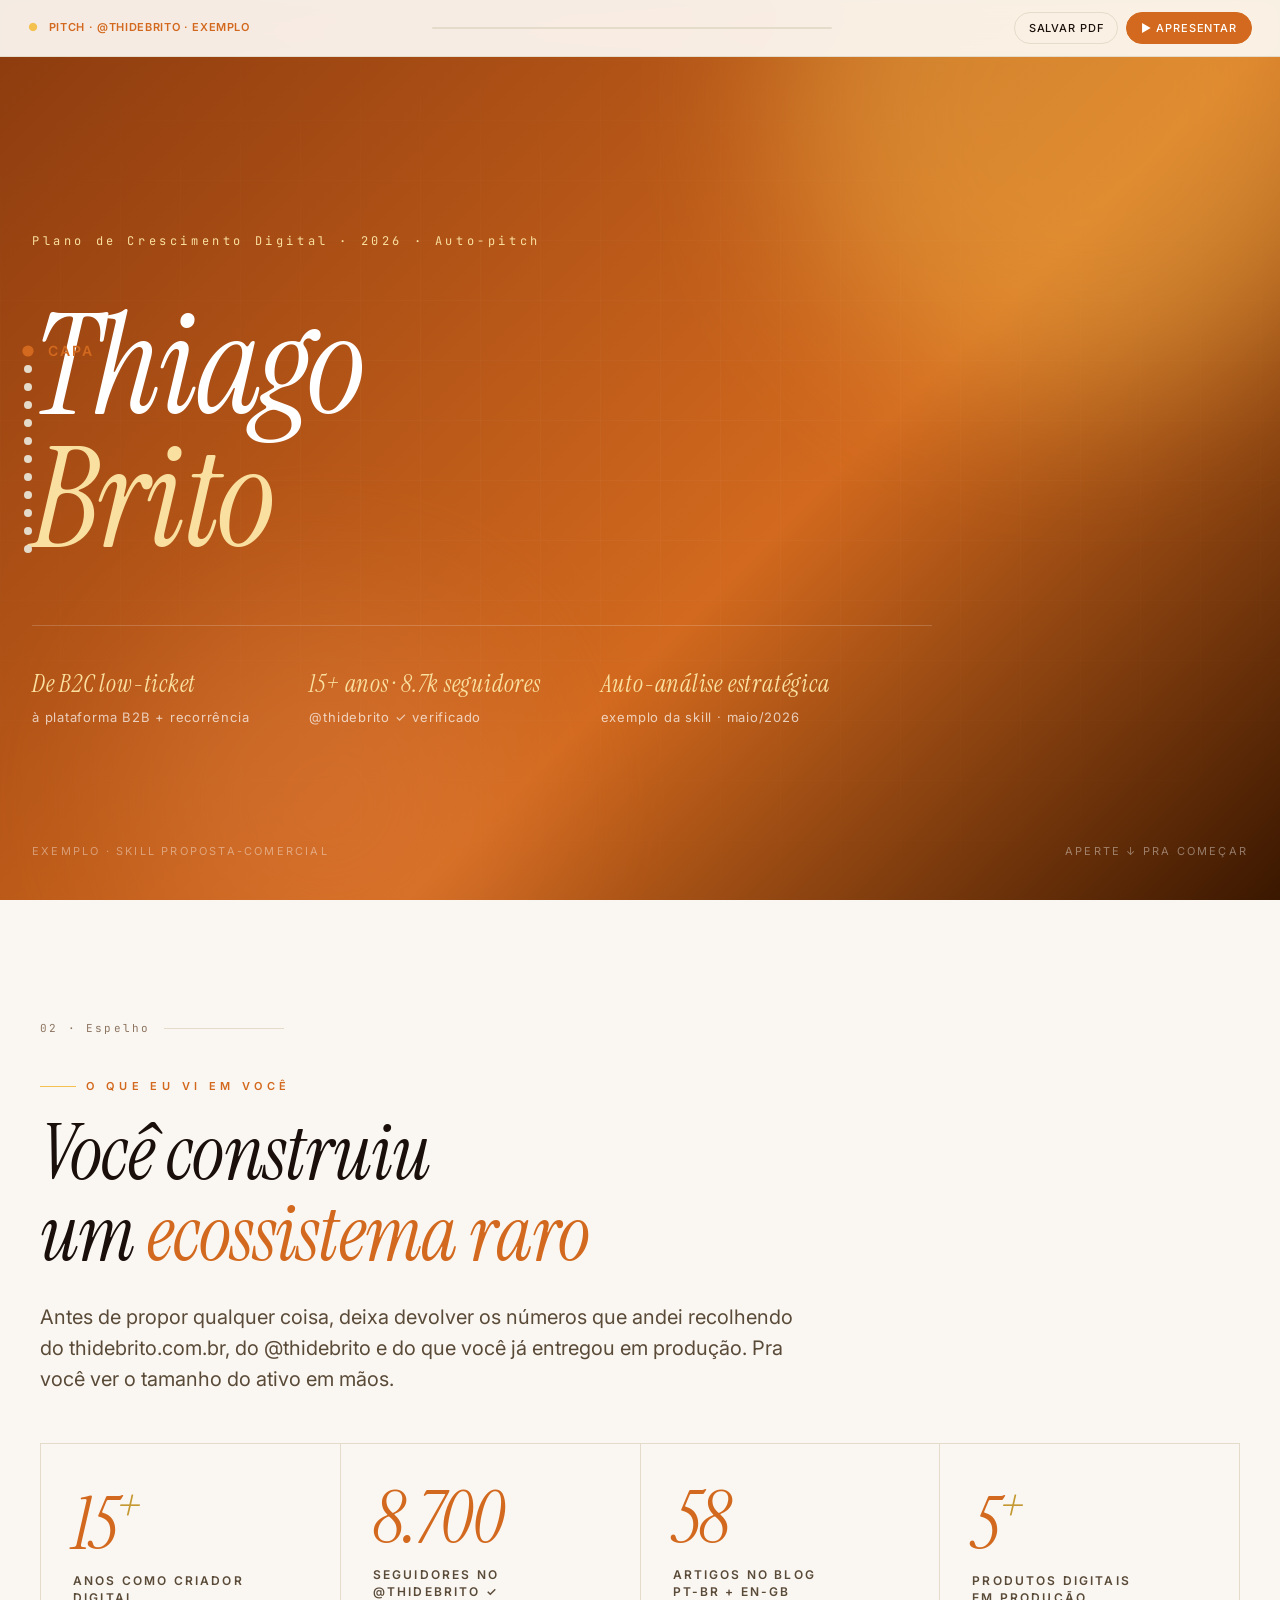
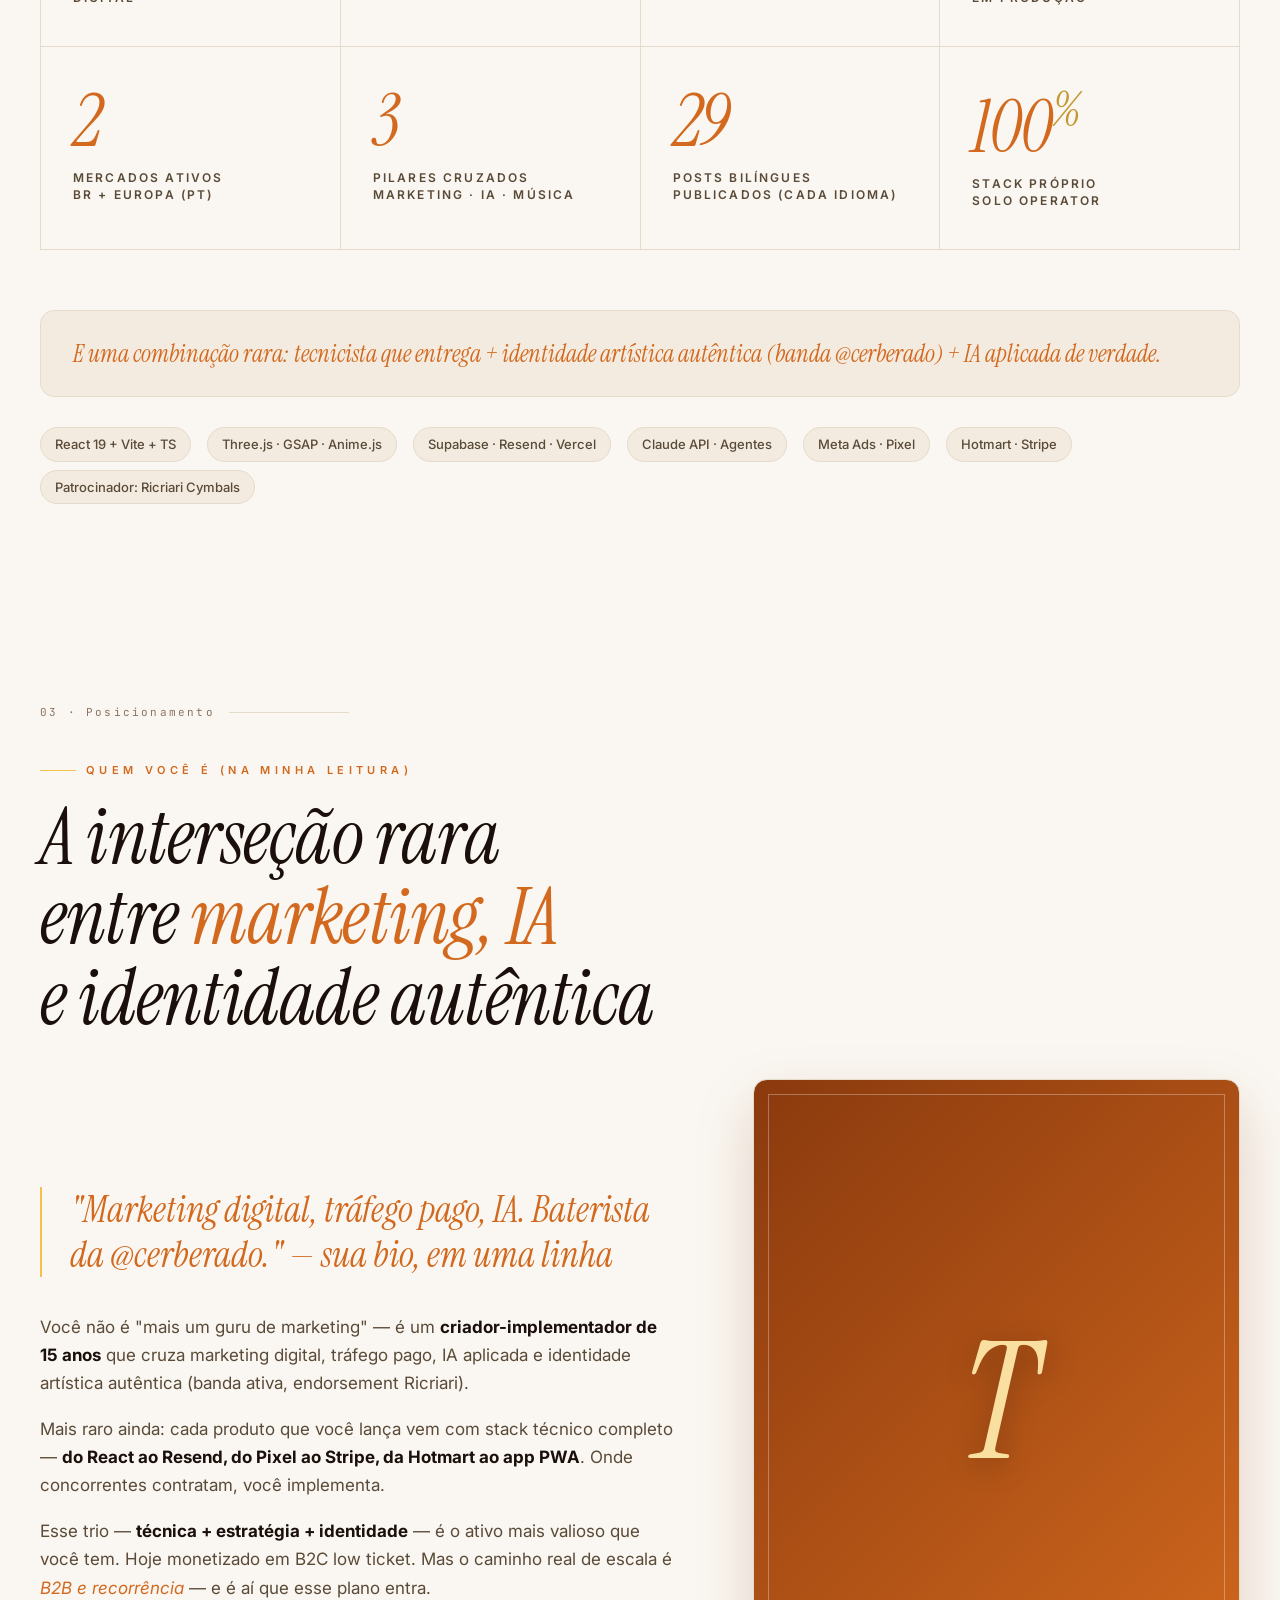
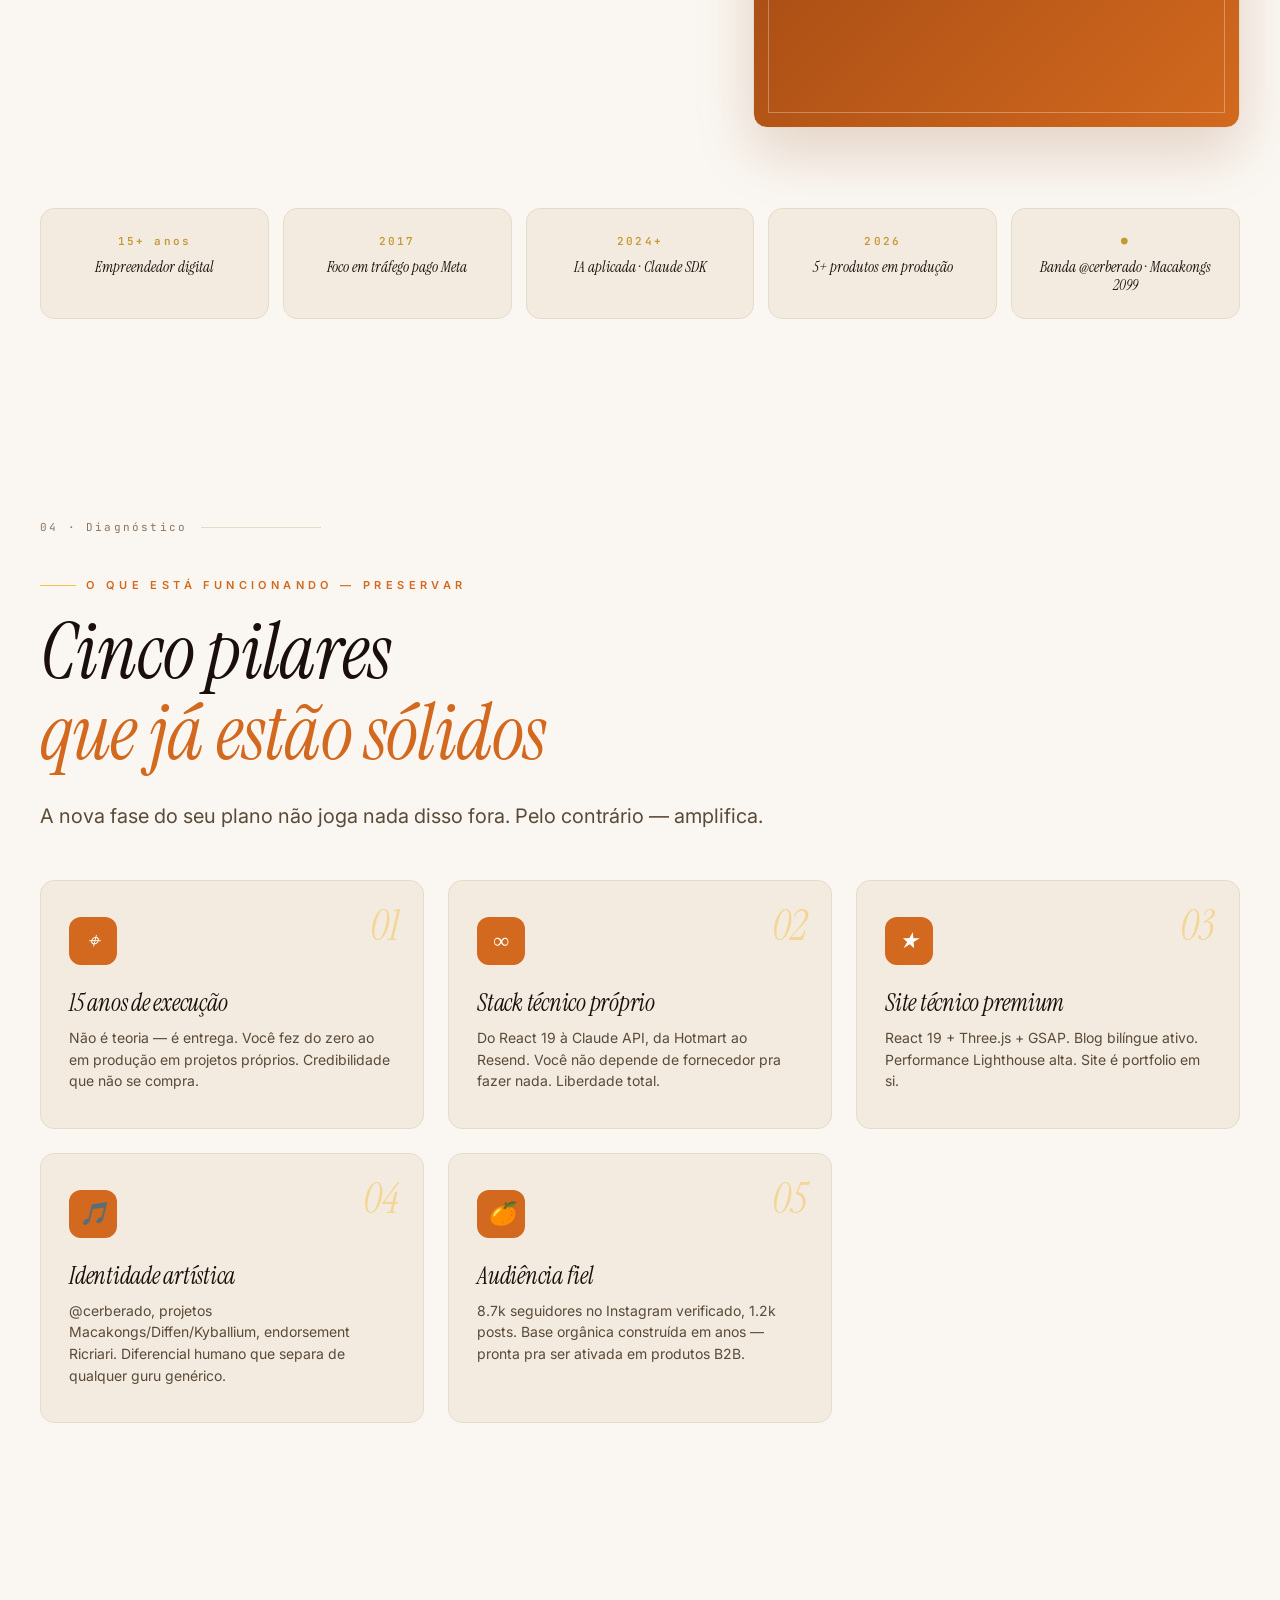
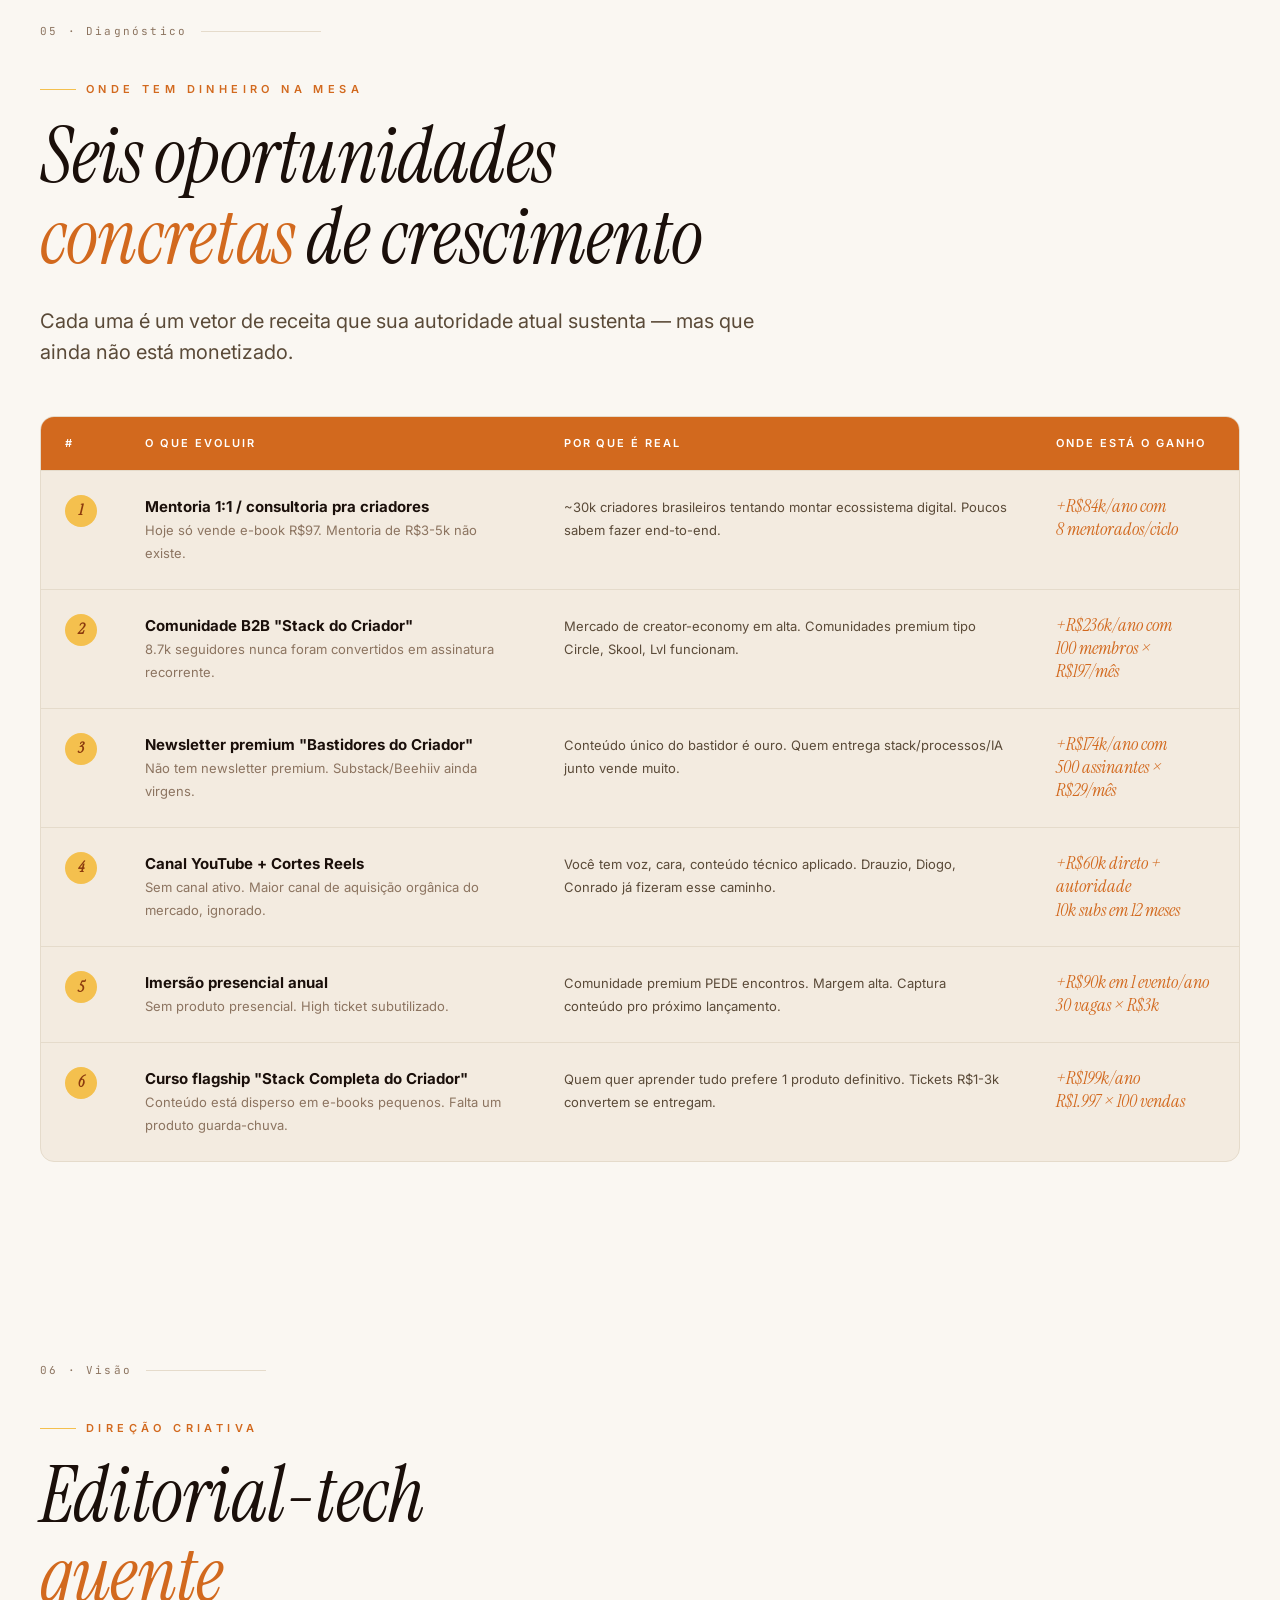
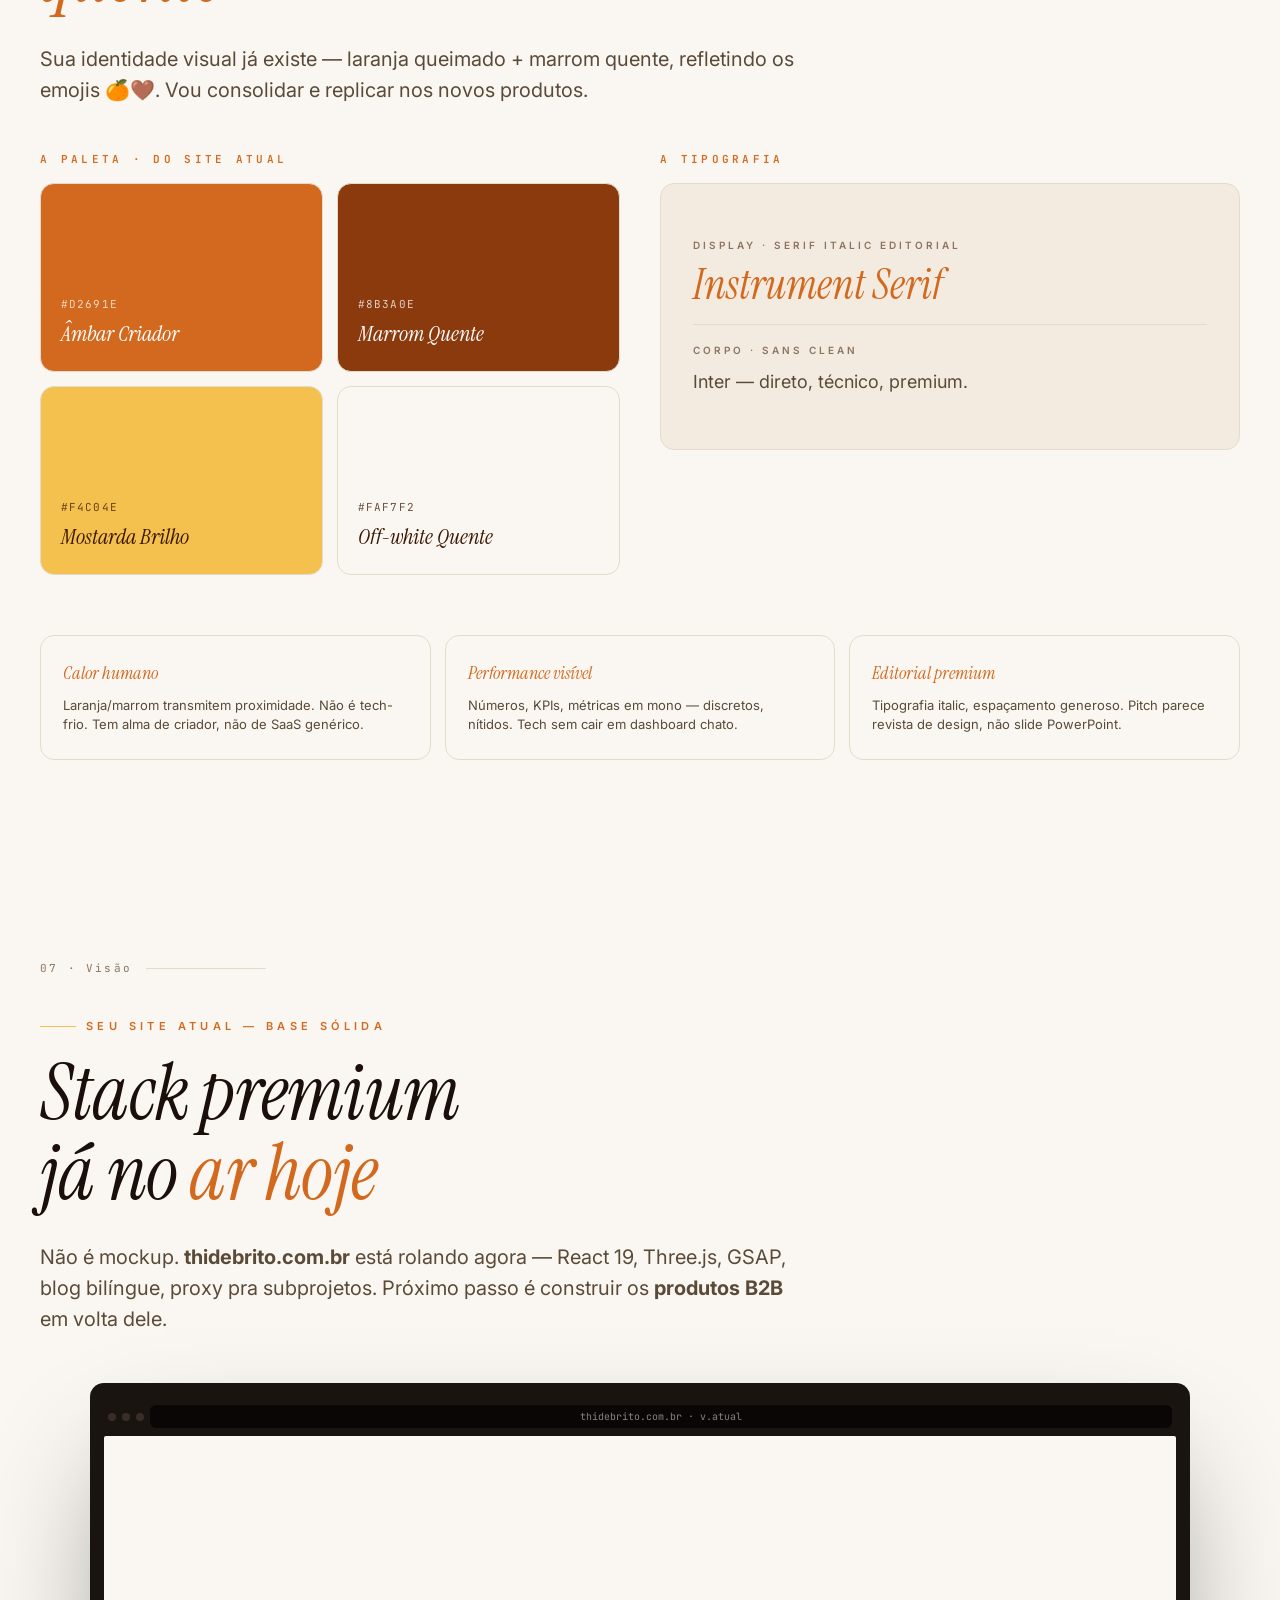
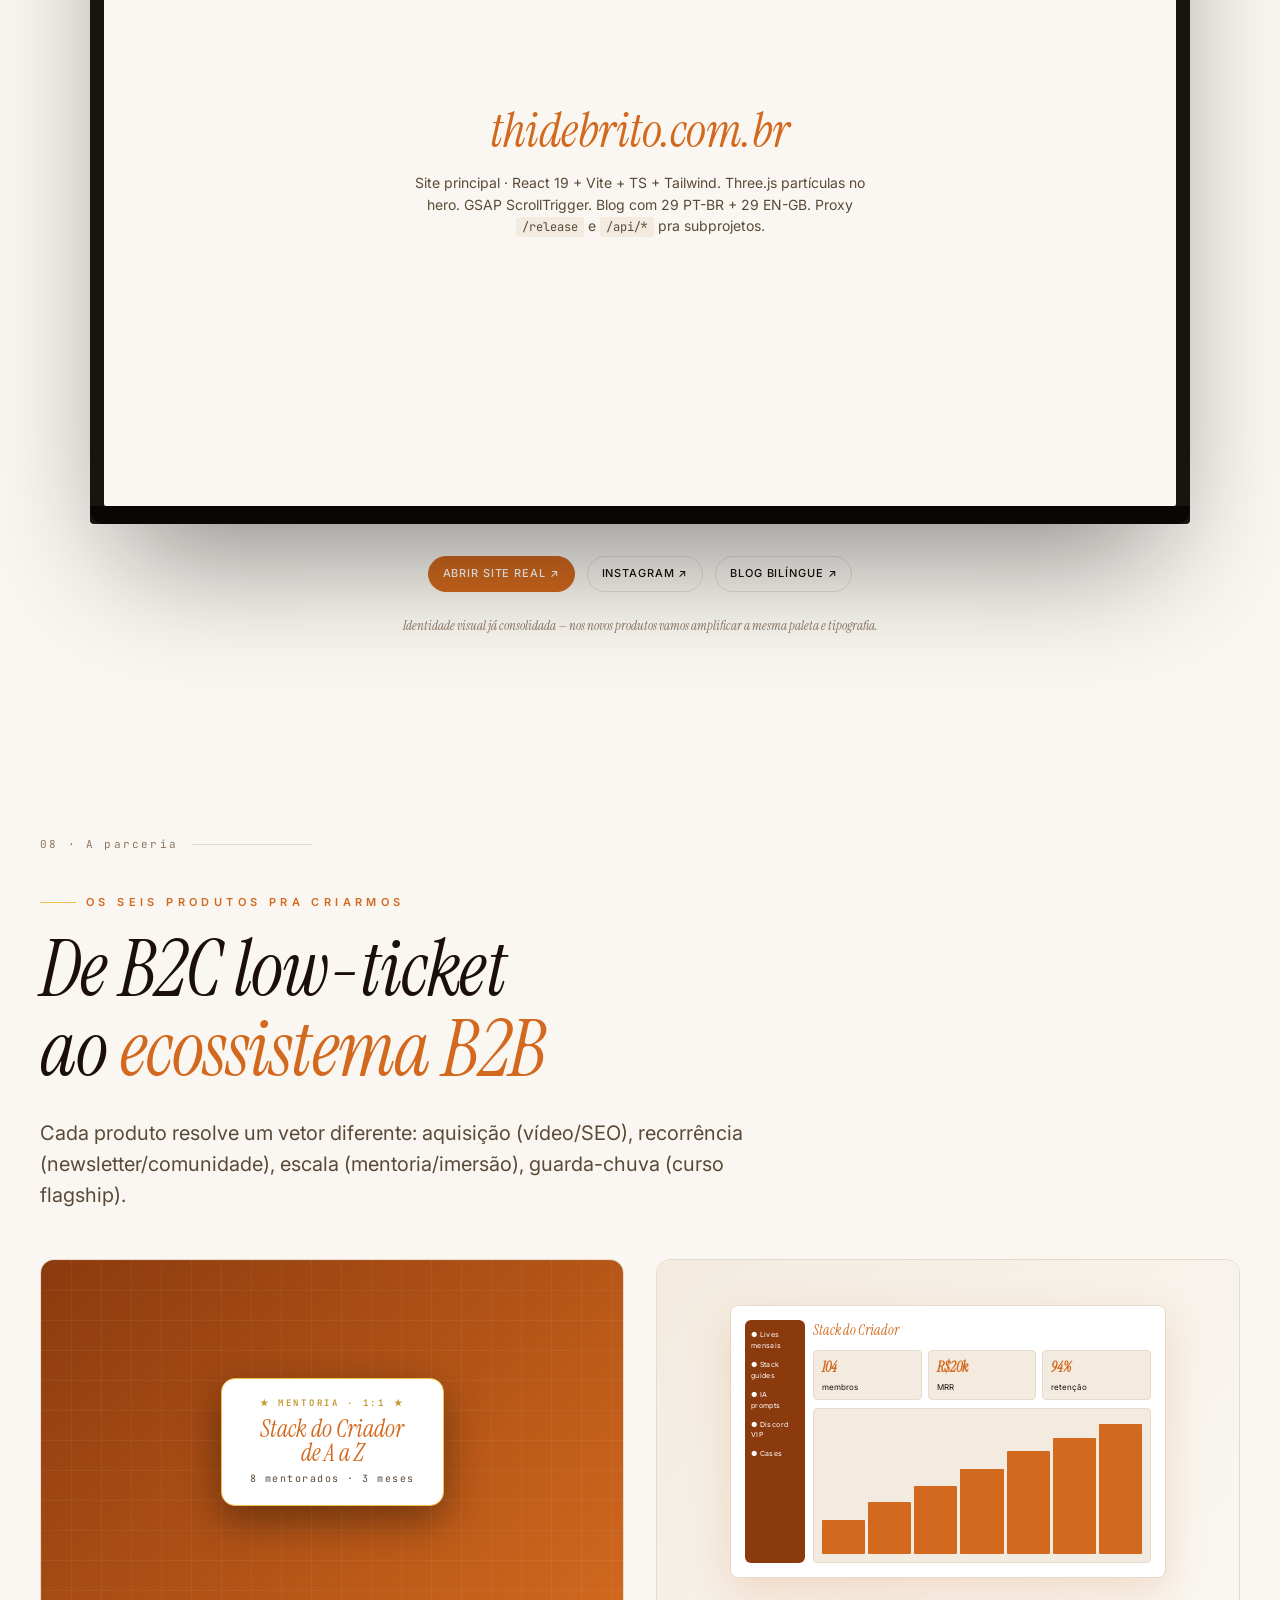
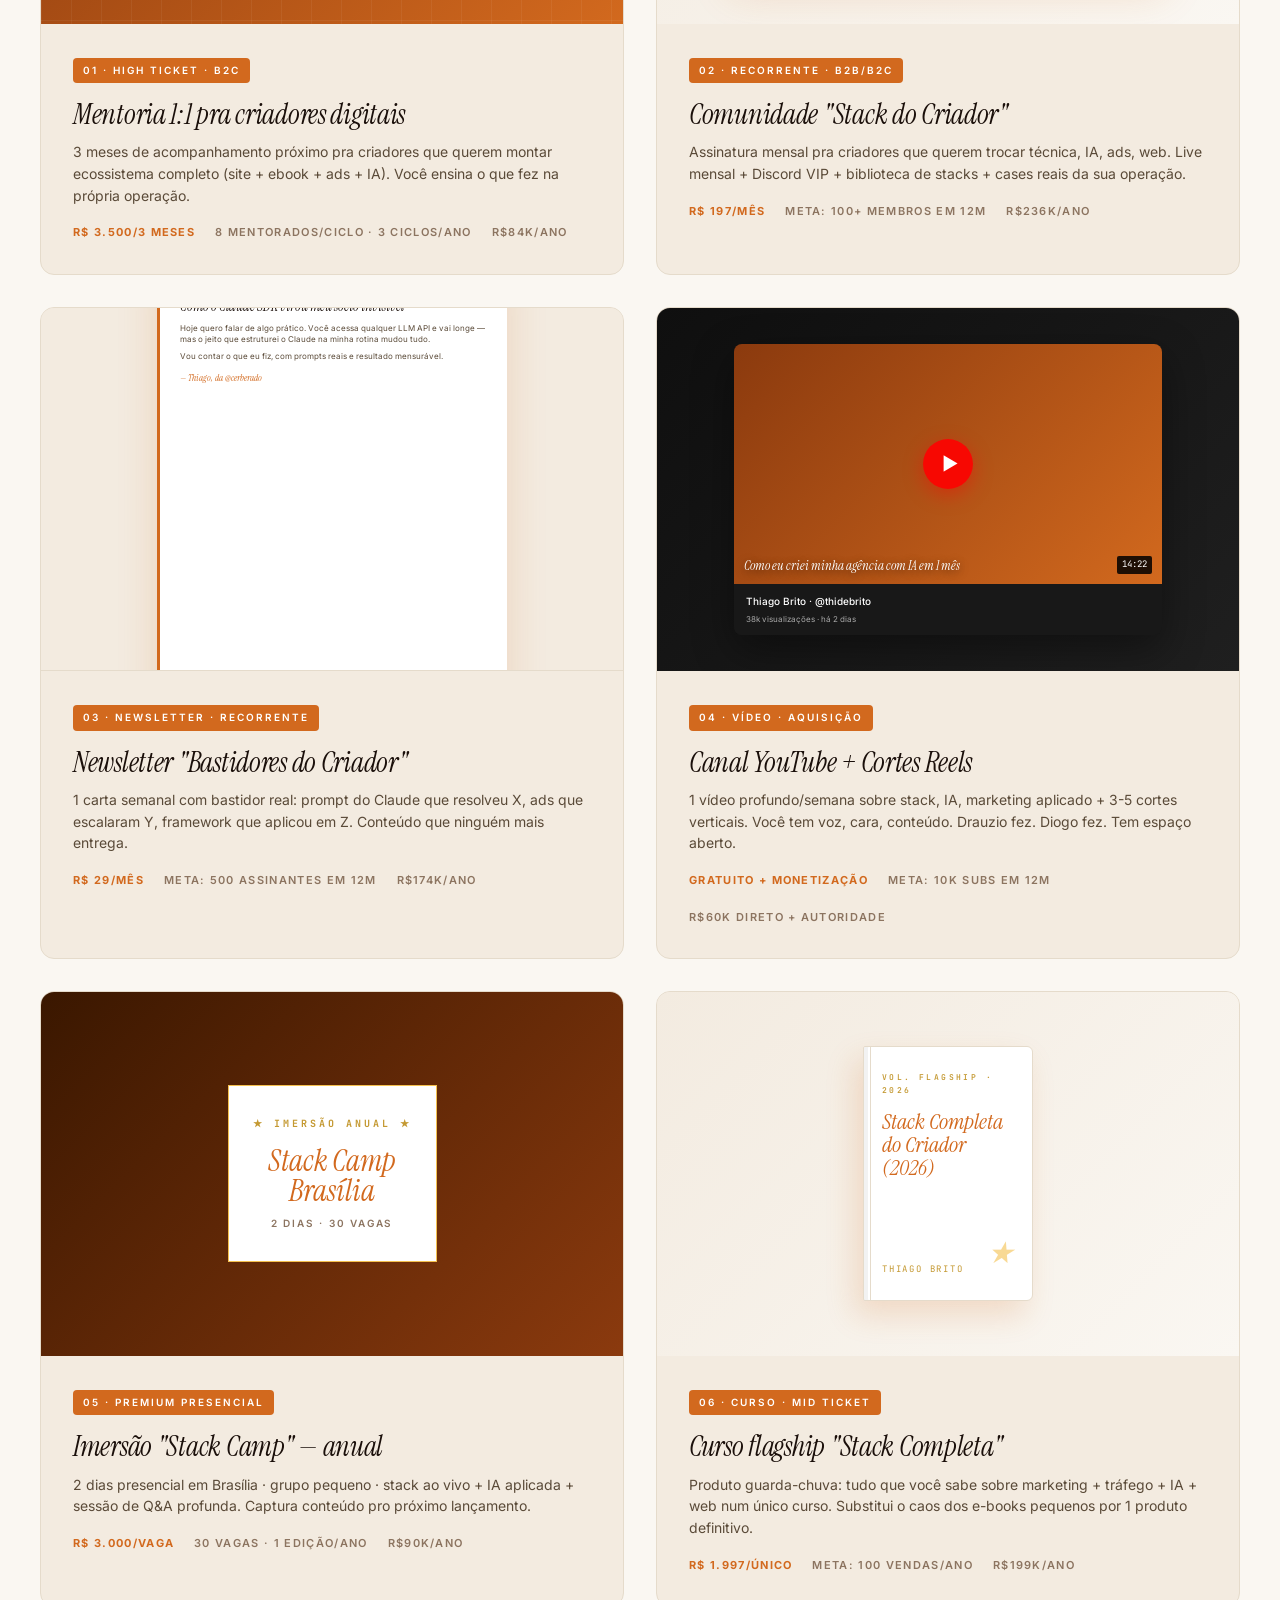
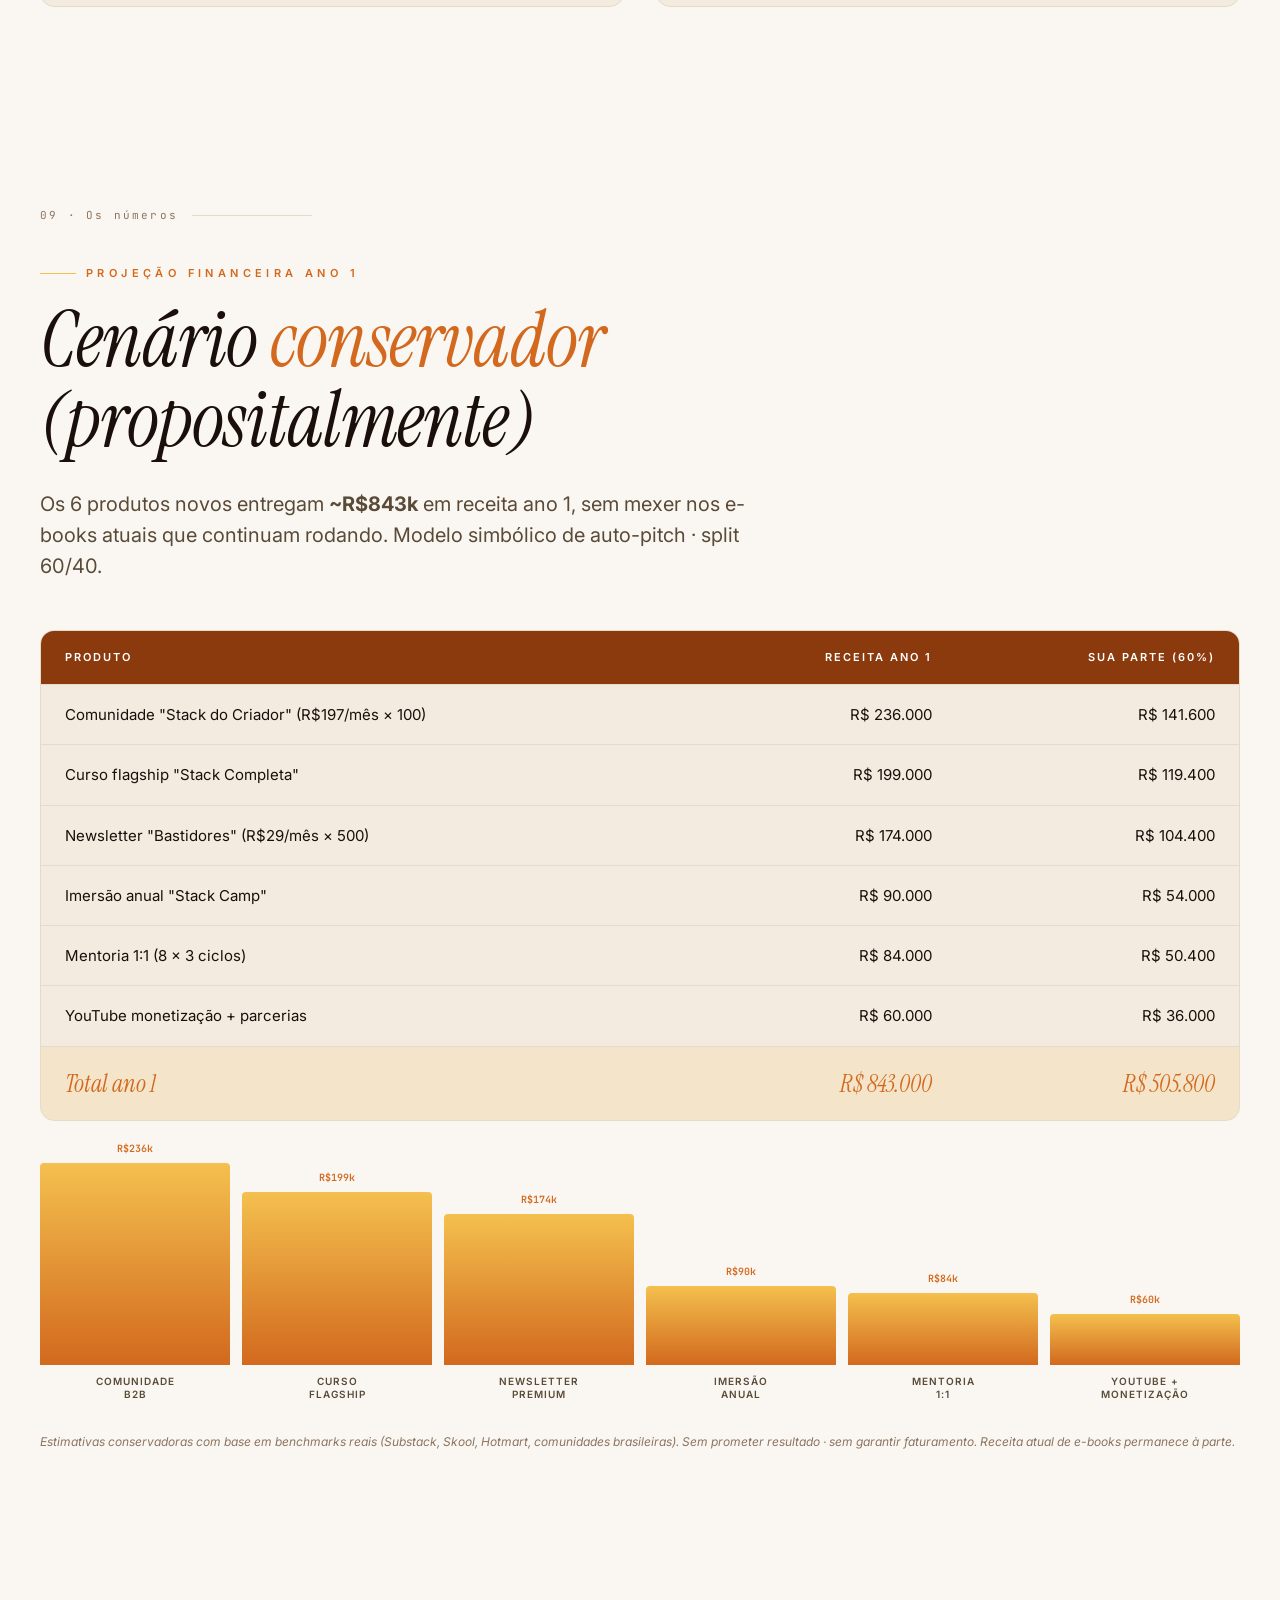
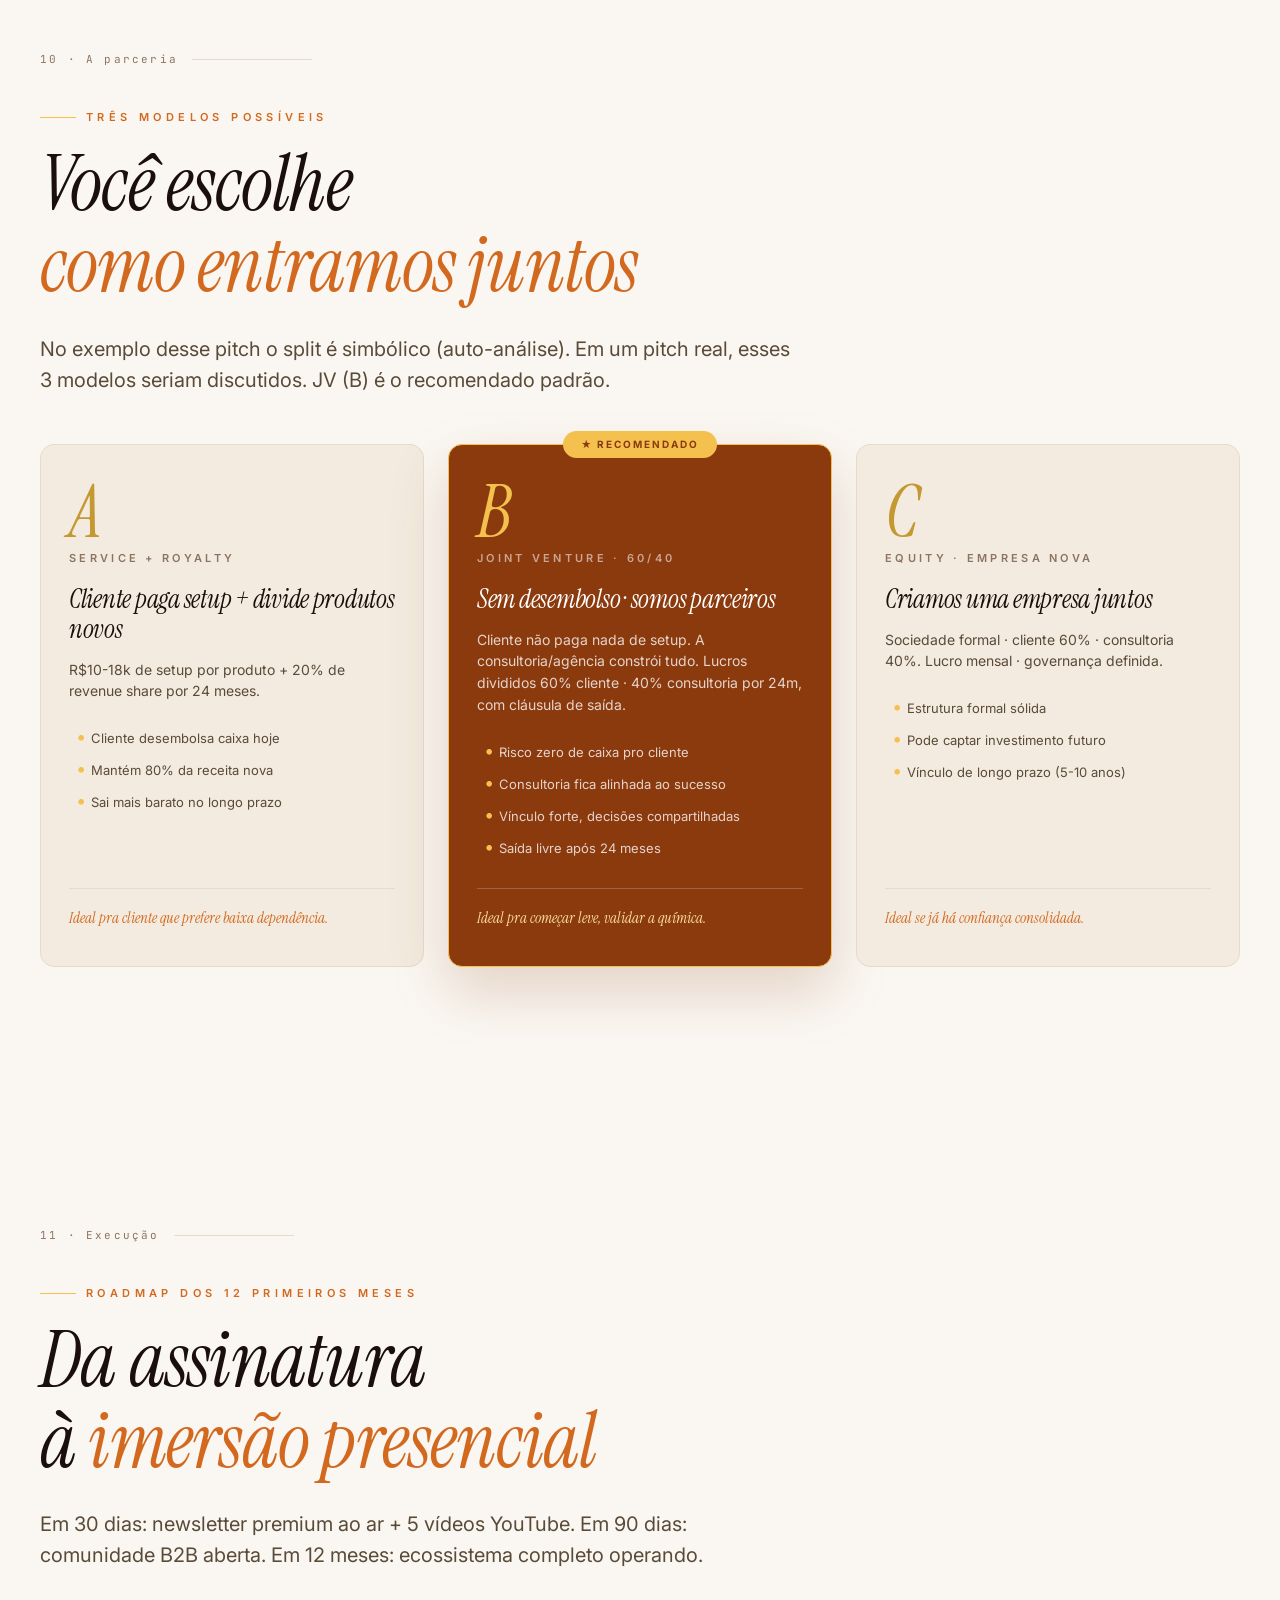
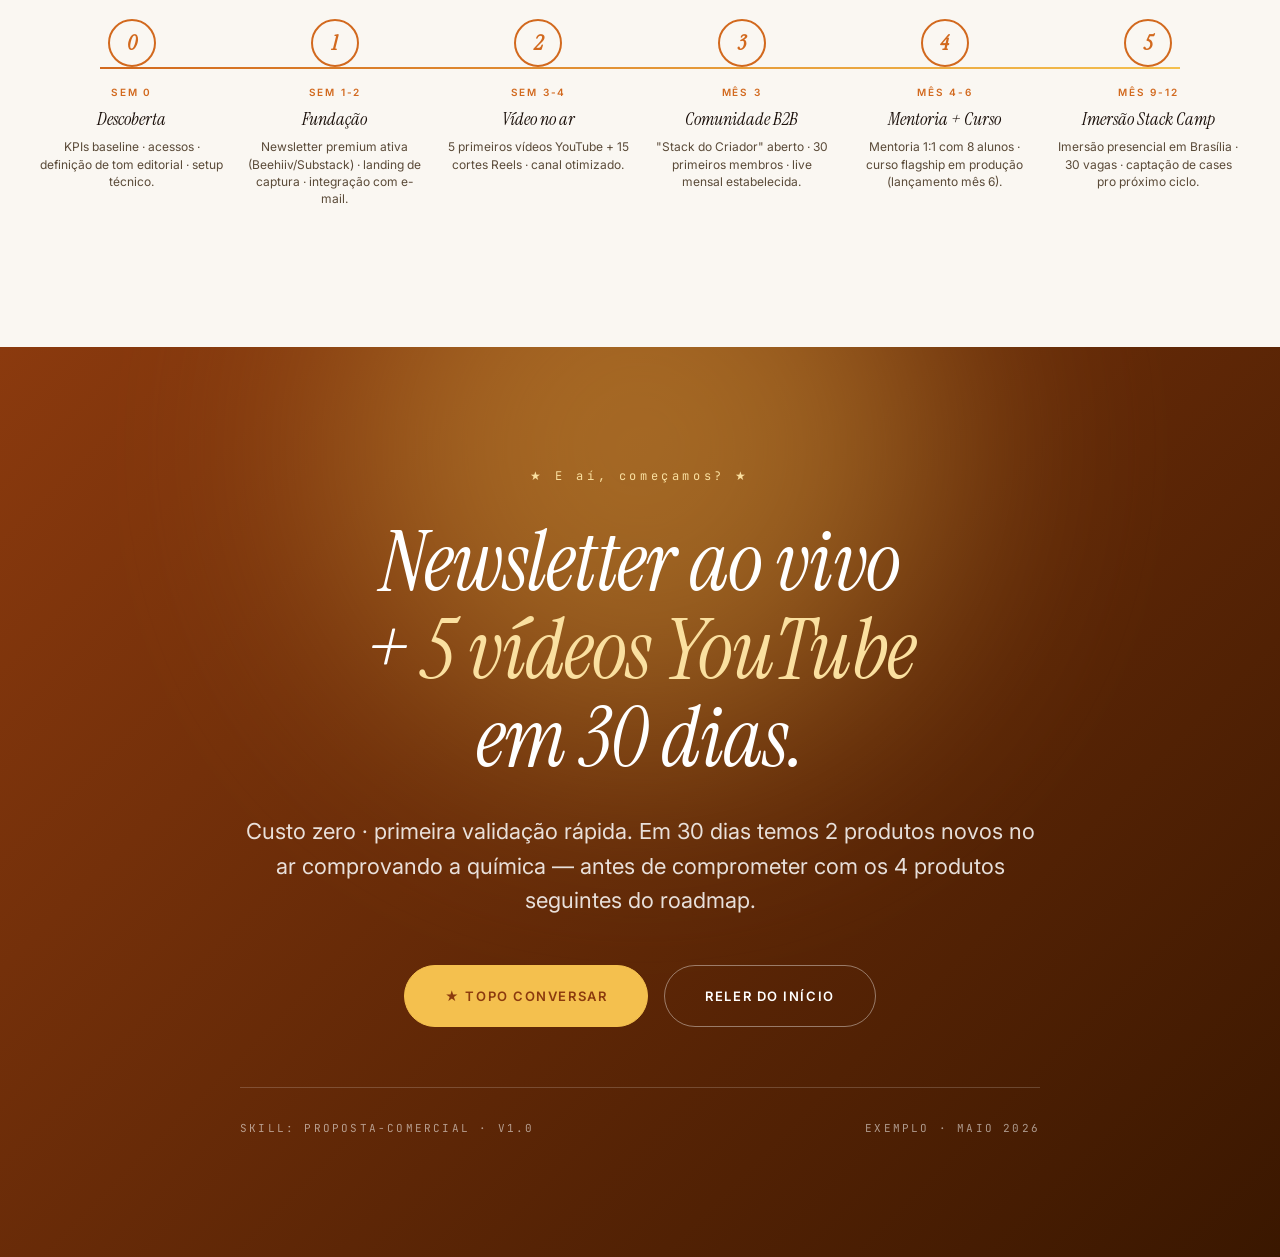
<file: examples/exemplo-autor/pitch.html>
<!doctype html>
<html lang="pt-BR">
<head>
<meta charset="UTF-8" />
<meta name="viewport" content="width=device-width, initial-scale=1.0" />
<title>Thiago Brito · Plano de Crescimento Digital 2026</title>
<meta name="description" content="Auto-pitch · análise estratégica do ecossistema @thidebrito · transição B2C → B2B · exemplo da skill proposta-comercial." />
<meta name="robots" content="noindex,nofollow" />
<meta name="theme-color" content="#D2691E" />
<link rel="preconnect" href="https://fonts.googleapis.com" />
<link rel="preconnect" href="https://fonts.gstatic.com" crossorigin />
<link href="https://fonts.googleapis.com/css2?family=Instrument+Serif:ital,wght@0,400;1,400&family=Inter:wght@300;400;500;600;700;800&family=JetBrains+Mono:wght@400;500&display=swap" rel="stylesheet" />
<link rel="stylesheet" href="style-tokens.css" />
<style>
*,*::before,*::after{box-sizing:border-box;margin:0;padding:0}
html{scroll-behavior:smooth;-webkit-text-size-adjust:100%}
body{font-family:var(--sans);background:var(--neutral-light);color:var(--text);line-height:1.55;-webkit-font-smoothing:antialiased;overflow-x:hidden}
::selection{background:var(--primary);color:#fff}
img{max-width:100%;display:block;height:auto}
a{color:inherit;text-decoration:none}
button{font-family:inherit;cursor:pointer}
ul{list-style:none}
h1,h2,h3,h4{font-family:var(--serif);font-weight:400;letter-spacing:-0.01em;line-height:1.05;color:var(--text)}
em{font-style:italic;color:var(--primary)}

/* TOPBAR */
.topbar{position:fixed;top:0;left:0;right:0;z-index:var(--z-modal);background:rgba(250,247,242,.94);backdrop-filter:saturate(150%) blur(10px);border-bottom:1px solid var(--border);padding:12px 28px;display:flex;align-items:center;justify-content:space-between;font-size:12px;font-weight:500}
.topbar-brand{display:flex;align-items:center;gap:10px;color:var(--primary);font-weight:600;letter-spacing:.06em;text-transform:uppercase;font-size:11px}
.topbar-brand::before{content:"●";color:var(--accent)}
.topbar-progress{flex:1;height:2px;background:var(--border);margin:0 32px;border-radius:1px;overflow:hidden;max-width:400px}
.topbar-progress-bar{height:100%;background:linear-gradient(90deg,var(--primary),var(--accent));width:0;transition:width .3s ease}
.topbar-actions{display:flex;gap:8px;align-items:center}
.topbar-btn{padding:8px 14px;background:transparent;border:1px solid var(--border);border-radius:999px;font-size:11px;letter-spacing:.08em;text-transform:uppercase;color:var(--text);font-weight:500;transition:all .2s;display:flex;align-items:center;gap:6px;font-family:inherit}
.topbar-btn:hover{background:var(--text);color:#fff;border-color:var(--text)}
.topbar-btn.primary{background:var(--primary);color:#fff;border-color:var(--primary)}
.topbar-btn.primary:hover{background:var(--primary-deep)}
@media (max-width:768px){.topbar-progress{display:none}.topbar{padding:10px 16px}}

/* SIDEDEX */
.sidedex{position:fixed;left:24px;top:50%;transform:translateY(-50%);z-index:var(--z-nav);display:flex;flex-direction:column;gap:10px}
.sidedex-dot{width:8px;height:8px;border-radius:50%;background:var(--border);transition:all .3s;cursor:pointer;position:relative}
.sidedex-dot.active{background:var(--primary);transform:scale(1.4)}
.sidedex-dot::after{content:attr(data-label);position:absolute;left:18px;top:50%;transform:translateY(-50%);font-size:10px;letter-spacing:.18em;text-transform:uppercase;color:var(--primary);white-space:nowrap;opacity:0;transition:opacity .2s;pointer-events:none;font-weight:600}
.sidedex-dot:hover::after,.sidedex-dot.active::after{opacity:1}
@media (max-width:1024px){.sidedex{display:none}}

/* SLIDES */
.slide{min-height:100vh;padding:120px var(--pad) 80px;position:relative;z-index:var(--z-content);display:flex;flex-direction:column;justify-content:center}
@media (max-width:768px){.slide{padding:90px var(--pad) 60px}}
.container{max-width:var(--container);margin:0 auto;width:100%}
.slide-num{font-family:var(--mono);font-size:11px;letter-spacing:.2em;color:var(--text-mute);margin-bottom:32px;display:flex;align-items:center;gap:14px}
.slide-num::after{content:"";flex:1;height:1px;background:var(--border);max-width:120px}
.eyebrow{display:inline-flex;align-items:center;gap:10px;font-size:11px;letter-spacing:.4em;text-transform:uppercase;color:var(--primary);font-weight:600;margin-bottom:18px}
.eyebrow::before{content:"";width:36px;height:1px;background:var(--accent)}
.slide-title{font-family:var(--serif);font-weight:400;font-size:clamp(46px,6vw,82px);line-height:1.05;letter-spacing:-.01em;margin-bottom:28px;color:var(--text);font-style:italic}
.slide-title em{color:var(--primary);font-style:italic;font-weight:400}
.slide-lede{font-size:20px;line-height:1.55;color:var(--text-soft);max-width:760px;margin-bottom:48px}

/* COVER */
.cover{background:linear-gradient(135deg,var(--primary-deep) 0%,var(--primary) 60%,#3a1700 100%);color:#fff;min-height:100vh;padding:140px var(--pad) 80px;overflow:hidden;position:relative}
.cover-orb{position:absolute;border-radius:50%;filter:blur(80px);opacity:.4;pointer-events:none}
.cover-orb.gold{background:var(--accent);width:600px;height:600px;top:-200px;right:-100px}
.cover-orb.warm{background:var(--primary-light);width:400px;height:400px;bottom:-100px;left:10%;opacity:.3}
.cover-grid{position:absolute;inset:0;background-image:linear-gradient(rgba(255,255,255,.03) 1px,transparent 1px),linear-gradient(90deg,rgba(255,255,255,.03) 1px,transparent 1px);background-size:60px 60px;mask-image:radial-gradient(ellipse 80% 60% at center,black,transparent);pointer-events:none}
.cover-content{position:relative;z-index:2;max-width:1100px;margin:auto 0}
.cover-eyebrow{font-family:var(--mono);font-size:12px;letter-spacing:.3em;color:var(--accent-soft);margin-bottom:48px}
.cover-name{font-family:var(--serif);font-style:italic;font-weight:400;font-size:clamp(56px,11vw,140px);line-height:.95;letter-spacing:-.02em;color:#fff;margin-bottom:40px}
.cover-name em{color:var(--accent-soft)}
.cover-meta{display:flex;gap:60px;flex-wrap:wrap;border-top:1px solid rgba(255,255,255,.18);padding-top:40px;margin-top:60px;max-width:900px}
.cover-meta div{font-size:13px;color:rgba(255,255,255,.7);letter-spacing:.06em;line-height:1.5}
.cover-meta strong{display:block;font-family:var(--serif);font-style:italic;font-size:24px;color:var(--accent-soft);font-weight:400;margin-bottom:6px}
.cover-bottom{position:absolute;bottom:40px;left:var(--pad);right:var(--pad);display:flex;justify-content:space-between;align-items:flex-end;font-size:11px;letter-spacing:.2em;color:rgba(255,255,255,.4);text-transform:uppercase}
@media (max-width:768px){.cover-bottom{flex-direction:column;gap:8px;align-items:flex-start}}

/* MIRROR */
.mirror-grid{display:grid;grid-template-columns:repeat(4,1fr);gap:1px;background:var(--border);border:1px solid var(--border);margin-top:40px}
@media (max-width:1024px){.mirror-grid{grid-template-columns:repeat(2,1fr)}}
.mirror-cell{background:var(--neutral-light);padding:40px 32px;transition:background .3s}
.mirror-cell:hover{background:var(--neutral-warm)}
.mirror-num{font-family:var(--serif);font-style:italic;font-size:72px;line-height:.95;color:var(--primary);font-weight:400;margin-bottom:14px;letter-spacing:-.02em}
.mirror-num em{color:var(--accent-deep);font-size:48px;vertical-align:super}
.mirror-label{font-size:12px;letter-spacing:.18em;text-transform:uppercase;color:var(--text-soft);font-weight:600;line-height:1.4}
.mirror-tape{margin-top:60px;display:flex;gap:14px;flex-wrap:wrap;align-items:center;padding:24px 32px;background:var(--neutral-warm);border-radius:var(--radius);border:1px solid var(--border)}
.mirror-tape strong{font-family:var(--serif);font-style:italic;font-size:24px;color:var(--primary);font-weight:400}
.credentials-marquee{margin-top:30px;display:flex;flex-wrap:wrap;gap:8px 16px;font-size:13px;color:var(--text-soft);font-weight:500}
.credentials-marquee span{padding:6px 14px;background:var(--neutral-warm);border-radius:99px;border:1px solid var(--border)}

/* BIO */
.bio-grid{display:grid;grid-template-columns:1.3fr 1fr;gap:80px;align-items:center;margin-top:40px}
@media (max-width:1024px){.bio-grid{grid-template-columns:1fr;gap:48px}}
.bio-quote{font-family:var(--serif);font-style:italic;font-weight:400;font-size:36px;line-height:1.25;color:var(--primary);border-left:2px solid var(--accent);padding-left:28px;margin-bottom:36px}
.bio-text p{margin-bottom:18px;font-size:17px;color:var(--text-soft);line-height:1.65}
.bio-text strong{color:var(--text)}
.bio-portrait{aspect-ratio:3/4;background:linear-gradient(135deg,var(--primary-deep),var(--primary));border-radius:var(--radius);overflow:hidden;position:relative;box-shadow:var(--shadow-lg);border:1px solid var(--border);display:flex;align-items:center;justify-content:center}
.bio-portrait-letter{font-family:var(--serif);font-style:italic;font-size:160px;color:var(--accent-soft);text-shadow:0 6px 30px rgba(0,0,0,.3)}
.bio-portrait::after{content:"";position:absolute;inset:14px;border:1px solid rgba(255,255,255,.3);pointer-events:none}
.creds-strip{margin-top:80px;display:grid;grid-template-columns:repeat(5,1fr);gap:14px}
@media (max-width:1024px){.creds-strip{grid-template-columns:repeat(3,1fr)}}
@media (max-width:640px){.creds-strip{grid-template-columns:repeat(2,1fr)}}
.cred-card{background:var(--neutral-warm);border:1px solid var(--border);border-radius:var(--radius);padding:24px 20px;text-align:center}
.cred-year{font-family:var(--mono);font-size:11px;color:var(--accent-deep);letter-spacing:.2em;font-weight:600;margin-bottom:8px}
.cred-inst{font-family:var(--serif);font-size:15px;font-style:italic;color:var(--text);line-height:1.2}

/* PRESERVE */
.preserve-grid{display:grid;grid-template-columns:repeat(3,1fr);gap:24px;margin-top:40px}
@media (max-width:1024px){.preserve-grid{grid-template-columns:repeat(2,1fr)}}
@media (max-width:640px){.preserve-grid{grid-template-columns:1fr}}
.preserve-card{background:var(--neutral-warm);padding:36px 28px;border:1px solid var(--border);border-radius:var(--radius);transition:all .3s;position:relative}
.preserve-card:hover{transform:translateY(-4px);box-shadow:var(--shadow-md)}
.preserve-num{position:absolute;top:24px;right:24px;font-family:var(--serif);font-style:italic;font-size:42px;color:var(--accent);font-weight:400;line-height:1;opacity:.5}
.preserve-icon{width:48px;height:48px;background:var(--primary);color:#fff;border-radius:12px;display:flex;align-items:center;justify-content:center;font-family:var(--serif);font-style:italic;font-size:22px;margin-bottom:24px;font-weight:400}
.preserve-title{font-family:var(--serif);font-style:italic;font-size:24px;font-weight:400;margin-bottom:10px;color:var(--text);line-height:1.15}
.preserve-text{font-size:14px;color:var(--text-soft);line-height:1.55}

/* OPP */
.opp-table{width:100%;border-collapse:separate;border-spacing:0;margin-top:40px;border:1px solid var(--border);background:var(--neutral-warm);border-radius:var(--radius);overflow:hidden}
.opp-table thead{background:var(--primary);color:#fff}
.opp-table th{text-align:left;padding:18px 24px;font-size:11px;letter-spacing:.18em;text-transform:uppercase;font-weight:600;font-family:var(--sans)}
.opp-table td{padding:24px;border-top:1px solid var(--border);vertical-align:top;font-size:15px;color:var(--text)}
.opp-table tr:hover td{background:rgba(244,192,78,.08)}
.opp-icon{width:32px;height:32px;border-radius:50%;background:var(--accent);color:var(--primary-deep);display:inline-flex;align-items:center;justify-content:center;font-family:var(--serif);font-style:italic;font-size:16px;font-weight:600}
.opp-impact{font-family:var(--serif);font-style:italic;font-size:18px;color:var(--primary);font-weight:400;line-height:1.3}
@media (max-width:768px){.opp-table thead{display:none}.opp-table tr{display:block;padding:20px;border-top:1px solid var(--border)}.opp-table td{display:block;padding:6px 0;border:none;font-size:14px}}

/* DIRECTION */
.moodboard{display:grid;grid-template-columns:1fr 1fr;gap:40px;margin-top:40px}
@media (max-width:1024px){.moodboard{grid-template-columns:1fr}}
.palette{display:grid;grid-template-columns:repeat(2,1fr);gap:14px}
.swatch{aspect-ratio:1.5;border-radius:var(--radius);padding:20px;color:#fff;display:flex;flex-direction:column;justify-content:flex-end;transition:transform .3s;cursor:pointer;position:relative;overflow:hidden;border:1px solid var(--border)}
.swatch:hover{transform:scale(1.03)}
.swatch-hex{font-family:var(--mono);font-size:11px;letter-spacing:.1em;opacity:.75;margin-bottom:4px}
.swatch-name{font-family:var(--serif);font-style:italic;font-size:22px;font-weight:400}
.typo-stack{background:var(--neutral-warm);padding:36px 32px;border:1px solid var(--border);border-radius:var(--radius)}
.typo-row{padding:18px 0;border-bottom:1px solid var(--border)}
.typo-row:last-child{border:none}
.typo-label{font-size:10px;letter-spacing:.3em;text-transform:uppercase;color:var(--text-mute);margin-bottom:10px;font-weight:600}
.typo-sample-display{font-family:var(--serif);font-style:italic;font-size:42px;line-height:1;color:var(--primary);font-weight:400}
.typo-sample-body{font-family:var(--sans);font-size:18px;color:var(--text-soft);line-height:1.5}
.principles{grid-column:1/-1;margin-top:20px;display:grid;grid-template-columns:repeat(3,1fr);gap:14px}
@media (max-width:768px){.principles{grid-template-columns:1fr}}
.principle{padding:24px 22px;background:var(--neutral-light);border:1px solid var(--border);border-radius:var(--radius)}
.principle-name{font-family:var(--serif);font-style:italic;font-size:18px;color:var(--primary);margin-bottom:8px;font-weight:400}
.principle-desc{font-size:13px;color:var(--text-soft);line-height:1.5}

/* MOCKUP / SITE */
.laptop{margin:40px auto 0;max-width:1100px;border-radius:14px 14px 4px 4px;background:#1a1410;padding:14px 14px 0;box-shadow:0 60px 120px -30px rgba(0,0,0,.45);position:relative}
.laptop::after{content:"";display:block;height:18px;background:#0a0606;border-radius:0 0 14px 14px;margin:0 -14px}
.laptop-bar{display:flex;gap:6px;padding:8px 4px;align-items:center}
.laptop-bar-dot{width:8px;height:8px;border-radius:50%;background:#3a2d28}
.laptop-bar-url{flex:1;background:#0a0606;color:rgba(255,255,255,.5);padding:4px 14px;border-radius:6px;font-family:var(--mono);font-size:10px;text-align:center}
.laptop-screen{aspect-ratio:16/10;background:var(--neutral-light);overflow:hidden;border-radius:2px;position:relative;display:flex;align-items:center;justify-content:center}
.laptop-screen-mock{text-align:center;padding:40px}
.laptop-screen-mock h3{font-family:var(--serif);font-style:italic;font-size:48px;color:var(--primary);margin-bottom:16px}
.laptop-screen-mock p{font-size:14px;color:var(--text-soft);max-width:480px;margin:0 auto}
.laptop-actions{display:flex;gap:12px;justify-content:center;margin-top:32px;flex-wrap:wrap}

/* PRODUTOS */
.products{display:grid;grid-template-columns:repeat(2,1fr);gap:32px;margin-top:40px}
@media (max-width:1024px){.products{grid-template-columns:1fr}}
.product-card{background:var(--neutral-warm);border:1px solid var(--border);border-radius:var(--radius);overflow:hidden;display:flex;flex-direction:column;transition:all .3s}
.product-card:hover{transform:translateY(-4px);box-shadow:var(--shadow-md)}
.product-mock{aspect-ratio:16/10;display:flex;align-items:center;justify-content:center;position:relative;overflow:hidden}
.product-body{padding:32px}
.product-tag{display:inline-block;font-size:10px;letter-spacing:.2em;text-transform:uppercase;color:#fff;background:var(--primary);padding:5px 10px;border-radius:4px;margin-bottom:16px;font-weight:600}
.product-name{font-family:var(--serif);font-style:italic;font-size:28px;font-weight:400;margin-bottom:10px;color:var(--text);line-height:1.15}
.product-pitch{font-size:14px;color:var(--text-soft);line-height:1.55;margin-bottom:18px}
.product-meta{display:flex;gap:20px;flex-wrap:wrap;font-size:11px;letter-spacing:.12em;text-transform:uppercase;color:var(--text-mute);font-weight:600}
.product-meta strong{color:var(--primary)}

/* MOCKS · 6 produtos do Thiago */
.mock-mentoria{background:linear-gradient(135deg,var(--primary-deep),var(--primary));position:relative;overflow:hidden}
.mock-mentoria::before{content:"";position:absolute;inset:0;background-image:linear-gradient(rgba(255,255,255,.05) 1px,transparent 1px),linear-gradient(90deg,rgba(255,255,255,.05) 1px,transparent 1px);background-size:30px 30px}
.mock-mentoria-badge{position:relative;z-index:1;background:#fff;color:var(--primary-deep);padding:18px 28px;border-radius:var(--radius);text-align:center;box-shadow:0 14px 40px rgba(0,0,0,.4);border:1px solid var(--accent)}
.mock-mentoria-badge .l1{font-family:var(--mono);font-size:9px;letter-spacing:.3em;color:var(--accent-deep);font-weight:700;margin-bottom:6px}
.mock-mentoria-badge .l2{font-family:var(--serif);font-style:italic;font-size:24px;line-height:1;margin-bottom:6px;color:var(--primary)}
.mock-mentoria-badge .l3{font-family:var(--mono);font-size:10px;letter-spacing:.15em;color:var(--text-soft)}

.mock-saas{background:linear-gradient(135deg,var(--neutral-warm),var(--neutral-light))}
.mock-dashboard{width:75%;aspect-ratio:16/10;background:#fff;border-radius:8px;padding:14px;font-size:8px;box-shadow:0 14px 40px rgba(210,105,30,.18);display:grid;grid-template-columns:60px 1fr;gap:8px;border:1px solid var(--border)}
.mock-dashboard-side{background:var(--primary-deep);border-radius:6px;padding:10px 6px;color:#fff}
.mock-dashboard-side div{margin-bottom:8px;font-size:7px;letter-spacing:.06em}
.mock-dashboard-main{display:grid;grid-template-rows:auto auto 1fr;gap:8px}
.mock-dashboard-h{font-family:var(--serif);font-style:italic;font-size:14px;color:var(--primary)}
.mock-dashboard-stats{display:grid;grid-template-columns:repeat(3,1fr);gap:6px}
.mock-dashboard-stat{background:var(--neutral-warm);border-radius:4px;padding:6px 8px;border:1px solid var(--border)}
.mock-dashboard-stat strong{display:block;font-family:var(--serif);font-style:italic;font-size:14px;color:var(--primary);margin-bottom:2px}
.mock-dashboard-chart{background:var(--neutral-warm);border-radius:4px;padding:8px;border:1px solid var(--border)}
.mock-dashboard-bars{display:flex;align-items:flex-end;gap:3px;height:100%}
.mock-dashboard-bar{flex:1;background:var(--primary);border-radius:1px}

.mock-news{background:var(--neutral-warm);border-bottom:1px solid var(--border)}
.mock-letter{width:60%;aspect-ratio:3/4;background:#fff;padding:22px 20px;font-size:8px;line-height:1.4;color:var(--text-soft);box-shadow:0 14px 40px rgba(210,105,30,.18);border-left:3px solid var(--primary);position:relative;border-radius:2px}
.mock-letter::before{content:"Bastidores · Stack do Criador";font-family:var(--mono);font-size:8px;letter-spacing:.2em;color:var(--primary);display:block;margin-bottom:10px;text-transform:uppercase;font-weight:600}
.mock-letter-h{font-family:var(--serif);font-size:14px;line-height:1.1;color:var(--text);margin-bottom:8px;font-style:italic}
.mock-letter-p{margin-bottom:6px}
.mock-letter-sig{font-family:var(--serif);font-style:italic;color:var(--primary);margin-top:10px;font-size:9px}

.mock-youtube{background:linear-gradient(135deg,#0F0F0F,#1F1F1F);align-items:center;padding:24px}
.mock-yt-window{width:80%;background:#181818;border-radius:8px;overflow:hidden;box-shadow:0 14px 40px rgba(0,0,0,.4)}
.mock-yt-thumb{aspect-ratio:16/9;background:linear-gradient(135deg,var(--primary-deep),var(--primary));position:relative;display:flex;align-items:center;justify-content:center}
.mock-yt-play{width:50px;height:50px;border-radius:50%;background:rgba(255,0,0,.9);color:#fff;display:flex;align-items:center;justify-content:center;font-size:18px;padding-left:4px;box-shadow:0 6px 20px rgba(255,0,0,.4)}
.mock-yt-title{position:absolute;bottom:10px;left:10px;right:60px;font-family:var(--serif);font-style:italic;font-size:13px;color:#fff;line-height:1.2;text-shadow:0 2px 8px rgba(0,0,0,.6)}
.mock-yt-time{position:absolute;bottom:10px;right:10px;background:rgba(0,0,0,.85);color:#fff;font-family:var(--mono);font-size:9px;padding:2px 5px;border-radius:2px}
.mock-yt-meta{padding:10px 12px;background:#181818}
.mock-yt-channel{font-size:10px;color:#fff;font-weight:500;margin-bottom:3px}
.mock-yt-stats{font-size:8px;color:#aaa}

.mock-imersao{background:linear-gradient(135deg,#3a1700,var(--primary-deep));position:relative;overflow:hidden}
.mock-imersao-poster{position:relative;z-index:1;background:#fff;padding:30px 24px;text-align:center;border:1px solid var(--accent);max-width:240px}
.mock-imersao-poster .pre{font-family:var(--mono);font-size:10px;letter-spacing:.3em;color:var(--accent-deep);margin-bottom:14px;font-weight:700}
.mock-imersao-poster .name{font-family:var(--serif);font-style:italic;font-size:30px;line-height:1;color:var(--primary);margin-bottom:10px}
.mock-imersao-poster .meta{font-size:10px;letter-spacing:.18em;text-transform:uppercase;color:var(--text-mute);font-weight:600}

.mock-ebook{background:linear-gradient(135deg,var(--neutral-warm),var(--neutral-light))}
.mock-book{width:170px;aspect-ratio:2/3;background:#fff;border-radius:2px 6px 6px 2px;padding:24px 18px;display:flex;flex-direction:column;color:var(--text);position:relative;box-shadow:-8px 14px 30px rgba(210,105,30,.18),inset 4px 0 0 rgba(0,0,0,.05);border:1px solid var(--border)}
.mock-book::before{content:"";position:absolute;left:6px;top:0;bottom:0;width:1px;background:var(--border)}
.mock-book-eye{font-family:var(--mono);font-size:8px;letter-spacing:.3em;text-transform:uppercase;margin-bottom:14px;color:var(--accent-deep);font-weight:600}
.mock-book-title{font-family:var(--serif);font-size:22px;line-height:1.05;color:var(--primary);margin-bottom:auto;font-weight:400;font-style:italic}
.mock-book-author{font-family:var(--mono);font-size:9px;letter-spacing:.2em;text-transform:uppercase;color:var(--accent-deep);margin-top:14px}
.mock-book-deco{position:absolute;bottom:24px;right:18px;font-family:var(--serif);font-size:30px;color:var(--accent);opacity:.6;font-style:italic}

/* PROJEÇÃO */
.proj{margin-top:40px}
.proj-table{width:100%;border-collapse:separate;border-spacing:0;background:var(--neutral-warm);border:1px solid var(--border);border-radius:var(--radius);overflow:hidden}
.proj-table th{background:var(--primary-deep);color:#fff;padding:18px 24px;text-align:left;font-size:11px;letter-spacing:.18em;text-transform:uppercase;font-weight:600;font-family:var(--sans)}
.proj-table th:nth-child(2),.proj-table th:nth-child(3),.proj-table td:nth-child(2),.proj-table td:nth-child(3){text-align:right}
.proj-table td{padding:18px 24px;border-top:1px solid var(--border);font-size:15px}
.proj-table tfoot td{font-family:var(--serif);font-style:italic;font-size:24px;color:var(--primary);font-weight:400;background:rgba(244,192,78,.15)}
.proj-bars{margin-top:40px;display:grid;grid-template-columns:repeat(6,1fr);gap:12px;align-items:end;height:240px}
.proj-bar-wrap{display:flex;flex-direction:column;align-items:center;height:100%;justify-content:flex-end}
.proj-bar{width:100%;background:linear-gradient(180deg,var(--accent),var(--primary));border-radius:4px 4px 0 0;transition:height 1.2s var(--ease);position:relative}
.proj-bar-val{position:absolute;top:-22px;left:50%;transform:translateX(-50%);font-family:var(--mono);font-size:10px;color:var(--primary);font-weight:600;white-space:nowrap}
.proj-bar-label{margin-top:10px;font-size:10px;letter-spacing:.1em;text-transform:uppercase;color:var(--text-soft);text-align:center;font-weight:600;line-height:1.3}
.proj-disclaimer{margin-top:32px;font-size:12px;color:var(--text-mute);font-style:italic}

/* PARCERIA */
.partnership{display:grid;grid-template-columns:repeat(3,1fr);gap:24px;margin-top:40px}
@media (max-width:1024px){.partnership{grid-template-columns:1fr}}
.partner-card{background:var(--neutral-warm);border:1px solid var(--border);border-radius:var(--radius);padding:36px 28px;position:relative;display:flex;flex-direction:column;transition:all .3s}
.partner-card.recommended{background:var(--primary-deep);color:#fff;border-color:var(--accent);transform:scale(1.02);box-shadow:var(--shadow-lg)}
.partner-card.recommended .partner-letter{color:var(--accent)}
.partner-card.recommended .partner-title{color:#fff}
.partner-card.recommended .partner-desc,.partner-card.recommended .partner-bullets li{color:rgba(255,255,255,.78)}
.partner-card.recommended .partner-fit{border-top-color:rgba(255,255,255,.2);color:var(--accent-soft)}
.partner-badge{position:absolute;top:-14px;left:50%;transform:translateX(-50%);background:var(--accent);color:var(--primary-deep);padding:6px 18px;border-radius:99px;font-size:10px;letter-spacing:.2em;text-transform:uppercase;font-weight:700}
.partner-letter{font-family:var(--serif);font-style:italic;font-size:72px;color:var(--accent-deep);font-weight:400;line-height:.85;margin-bottom:8px}
.partner-name{font-size:11px;letter-spacing:.3em;text-transform:uppercase;color:var(--text-mute);font-weight:600;margin-bottom:18px}
.partner-card.recommended .partner-name{color:rgba(255,255,255,.55)}
.partner-title{font-family:var(--serif);font-style:italic;font-size:26px;font-weight:400;color:var(--text);margin-bottom:14px;line-height:1.15}
.partner-desc{font-size:14px;color:var(--text-soft);line-height:1.55;margin-bottom:20px}
.partner-bullets{margin-bottom:24px}
.partner-bullets li{font-size:13px;color:var(--text-soft);padding:6px 0 6px 22px;position:relative}
.partner-bullets li::before{content:"•";position:absolute;left:8px;color:var(--accent);font-weight:700;font-size:18px;line-height:1}
.partner-fit{margin-top:auto;padding-top:18px;border-top:1px solid var(--border);font-family:var(--serif);font-style:italic;font-size:15px;color:var(--primary)}

/* ROADMAP */
.roadmap{margin-top:40px;position:relative}
.roadmap-line{position:absolute;top:48px;left:5%;right:5%;height:2px;background:var(--border)}
.roadmap-line-fill{position:absolute;top:48px;left:5%;height:2px;background:linear-gradient(90deg,var(--primary),var(--accent));width:0;transition:width 1.5s ease}
.roadmap-grid{display:grid;grid-template-columns:repeat(6,1fr);gap:20px;position:relative;z-index:1}
@media (max-width:1024px){.roadmap-grid{grid-template-columns:repeat(2,1fr);gap:30px}.roadmap-line,.roadmap-line-fill{display:none}}
.road-step{text-align:center;display:flex;flex-direction:column;align-items:center}
.road-dot{width:48px;height:48px;border-radius:50%;background:var(--neutral-light);border:2px solid var(--primary);color:var(--primary);display:flex;align-items:center;justify-content:center;font-family:var(--serif);font-style:italic;font-size:22px;font-weight:600;margin-bottom:18px;position:relative;z-index:2}
.road-week{font-size:10px;letter-spacing:.18em;text-transform:uppercase;color:var(--primary);font-weight:600;margin-bottom:8px}
.road-title{font-family:var(--serif);font-style:italic;font-size:18px;font-weight:400;color:var(--text);margin-bottom:8px;line-height:1.2}
.road-desc{font-size:12px;color:var(--text-soft);line-height:1.45}

/* FINAL */
.final{background:linear-gradient(135deg,var(--primary-deep),#3a1700);color:#fff;min-height:100vh;display:flex;flex-direction:column;justify-content:center;align-items:center;text-align:center;padding:120px var(--pad);position:relative;overflow:hidden}
.final-orb{position:absolute;border-radius:50%;filter:blur(120px);opacity:.4;pointer-events:none}
.final-orb.gold{background:var(--accent);width:600px;height:600px;top:-200px;left:50%;transform:translateX(-50%)}
.final-content{position:relative;z-index:2;max-width:800px}
.final-pre{font-family:var(--mono);font-size:12px;letter-spacing:.3em;color:var(--accent-soft);margin-bottom:32px}
.final-title{font-family:var(--serif);font-style:italic;font-size:clamp(48px,7vw,84px);line-height:1.05;color:#fff;margin-bottom:32px;font-weight:400}
.final-title em{color:var(--accent-soft)}
.final-lede{font-size:22px;color:rgba(255,255,255,.85);line-height:1.55;margin-bottom:48px}
.final-cta{display:flex;gap:16px;justify-content:center;flex-wrap:wrap;margin-bottom:60px}
.btn{padding:20px 40px;border-radius:999px;font-size:13px;font-weight:600;letter-spacing:.12em;text-transform:uppercase;transition:all .3s;border:1px solid;display:inline-block;font-family:inherit}
.btn-gold{background:var(--accent);color:var(--primary-deep);border-color:var(--accent)}
.btn-gold:hover{background:var(--accent-soft);transform:translateY(-2px);box-shadow:0 14px 40px -10px rgba(244,192,78,.5)}
.btn-outline{border-color:rgba(255,255,255,.4);color:#fff;background:transparent}
.btn-outline:hover{background:#fff;color:var(--primary-deep);border-color:#fff}
.final-sig{border-top:1px solid rgba(255,255,255,.18);padding-top:32px;margin-top:32px;display:flex;justify-content:space-between;flex-wrap:wrap;gap:14px;font-family:var(--mono);font-size:11px;letter-spacing:.2em;color:rgba(255,255,255,.55);text-transform:uppercase}

/* REVEAL */
.reveal{opacity:0;transform:translateY(30px);transition:opacity 1s var(--ease),transform 1s var(--ease)}
.reveal.visible{opacity:1;transform:translateY(0)}
.stagger-1{transition-delay:.1s}.stagger-2{transition-delay:.2s}.stagger-3{transition-delay:.3s}.stagger-4{transition-delay:.4s}
[data-counter]{display:inline-block}

@media print{
  .topbar,.sidedex{display:none}
  .slide{break-after:page;min-height:auto}
  body{background:white;color:black}
}
</style>
</head>
<body>

<header class="topbar">
  <div class="topbar-brand">Pitch · @thidebrito · Exemplo</div>
  <div class="topbar-progress"><div class="topbar-progress-bar" id="progress"></div></div>
  <div class="topbar-actions">
    <button class="topbar-btn" onclick="window.print()">Salvar PDF</button>
    <button class="topbar-btn primary" onclick="document.documentElement.requestFullscreen?.()">▶ Apresentar</button>
  </div>
</header>

<nav class="sidedex" id="sidedex">
  <a href="#s1" class="sidedex-dot" data-label="Capa"></a>
  <a href="#s2" class="sidedex-dot" data-label="O que vi em você"></a>
  <a href="#s3" class="sidedex-dot" data-label="Quem é Thiago"></a>
  <a href="#s4" class="sidedex-dot" data-label="O que preservar"></a>
  <a href="#s5" class="sidedex-dot" data-label="Oportunidades"></a>
  <a href="#s6" class="sidedex-dot" data-label="Direção criativa"></a>
  <a href="#s7" class="sidedex-dot" data-label="Site atual"></a>
  <a href="#s8" class="sidedex-dot" data-label="Os 6 produtos"></a>
  <a href="#s9" class="sidedex-dot" data-label="Projeção"></a>
  <a href="#s10" class="sidedex-dot" data-label="Parceria"></a>
  <a href="#s11" class="sidedex-dot" data-label="Roadmap"></a>
  <a href="#s12" class="sidedex-dot" data-label="Próximo passo"></a>
</nav>

<!-- 01 COVER -->
<section class="slide cover" id="s1">
  <div class="cover-grid"></div>
  <div class="cover-orb gold"></div>
  <div class="cover-orb warm"></div>
  <div class="cover-content">
    <div class="cover-eyebrow reveal">Plano de Crescimento Digital · 2026 · Auto-pitch</div>
    <h1 class="cover-name reveal">Thiago<br/><em>Brito</em></h1>
    <div class="cover-meta reveal">
      <div><strong>De B2C low-ticket</strong>à plataforma B2B + recorrência</div>
      <div><strong>15+ anos · 8.7k seguidores</strong>@thidebrito ✓ verificado</div>
      <div><strong>Auto-análise estratégica</strong>exemplo da skill · maio/2026</div>
    </div>
  </div>
  <div class="cover-bottom">
    <span>Exemplo · Skill proposta-comercial</span>
    <span>Aperte ↓ pra começar</span>
  </div>
</section>

<!-- 02 ESPELHO -->
<section class="slide" id="s2">
  <div class="container">
    <div class="slide-num reveal">02 · Espelho</div>
    <div class="eyebrow reveal">O que eu vi em você</div>
    <h2 class="slide-title reveal">Você construiu<br/>um <em>ecossistema raro</em></h2>
    <p class="slide-lede reveal">Antes de propor qualquer coisa, deixa devolver os números que andei recolhendo do thidebrito.com.br, do @thidebrito e do que você já entregou em produção. Pra você ver o tamanho do ativo em mãos.</p>
    <div class="mirror-grid">
      <div class="mirror-cell reveal"><div class="mirror-num"><span data-counter="15">0</span><em>+</em></div><div class="mirror-label">Anos como criador<br/>digital</div></div>
      <div class="mirror-cell reveal stagger-1"><div class="mirror-num"><span data-counter="8700">0</span></div><div class="mirror-label">Seguidores no<br/>@thidebrito ✓</div></div>
      <div class="mirror-cell reveal stagger-2"><div class="mirror-num"><span data-counter="58">0</span></div><div class="mirror-label">Artigos no blog<br/>PT-BR + EN-GB</div></div>
      <div class="mirror-cell reveal stagger-3"><div class="mirror-num"><span data-counter="5">0</span><em>+</em></div><div class="mirror-label">Produtos digitais<br/>em produção</div></div>
      <div class="mirror-cell reveal"><div class="mirror-num"><span data-counter="2">0</span></div><div class="mirror-label">Mercados ativos<br/>BR + Europa (PT)</div></div>
      <div class="mirror-cell reveal stagger-1"><div class="mirror-num"><span data-counter="3">0</span></div><div class="mirror-label">Pilares cruzados<br/>Marketing · IA · Música</div></div>
      <div class="mirror-cell reveal stagger-2"><div class="mirror-num"><span data-counter="29">0</span></div><div class="mirror-label">Posts bilíngues<br/>publicados (cada idioma)</div></div>
      <div class="mirror-cell reveal stagger-3"><div class="mirror-num"><span data-counter="100">0</span><em>%</em></div><div class="mirror-label">Stack próprio<br/>solo operator</div></div>
    </div>
    <div class="mirror-tape reveal">
      <strong>E uma combinação rara: tecnicista que entrega + identidade artística autêntica (banda @cerberado) + IA aplicada de verdade.</strong>
    </div>
    <div class="credentials-marquee reveal">
      <span>React 19 + Vite + TS</span>
      <span>Three.js · GSAP · Anime.js</span>
      <span>Supabase · Resend · Vercel</span>
      <span>Claude API · Agentes</span>
      <span>Meta Ads · Pixel <PIXEL_META_ID></span>
      <span>Hotmart · Stripe</span>
      <span>Patrocinador: Ricriari Cymbals</span>
    </div>
  </div>
</section>

<!-- 03 BIO -->
<section class="slide" id="s3">
  <div class="container">
    <div class="slide-num reveal">03 · Posicionamento</div>
    <div class="eyebrow reveal">Quem você é (na minha leitura)</div>
    <h2 class="slide-title reveal">A interseção rara<br/>entre <em>marketing, IA</em><br/>e identidade autêntica</h2>
    <div class="bio-grid">
      <div class="bio-text reveal">
        <div class="bio-quote">"Marketing digital, tráfego pago, IA. Baterista da @cerberado." — sua bio, em uma linha</div>
        <p>Você não é "mais um guru de marketing" — é um <strong>criador-implementador de 15 anos</strong> que cruza marketing digital, tráfego pago, IA aplicada e identidade artística autêntica (banda ativa, endorsement Ricriari).</p>
        <p>Mais raro ainda: cada produto que você lança vem com stack técnico completo — <strong>do React ao Resend, do Pixel ao Stripe, da Hotmart ao app PWA</strong>. Onde concorrentes contratam, você implementa.</p>
        <p>Esse trio — <strong>técnica + estratégia + identidade</strong> — é o ativo mais valioso que você tem. Hoje monetizado em B2C low ticket. Mas o caminho real de escala é <em>B2B e recorrência</em> — e é aí que esse plano entra.</p>
      </div>
      <div class="bio-portrait reveal stagger-1">
        <span class="bio-portrait-letter">T</span>
      </div>
    </div>
    <div class="creds-strip">
      <div class="cred-card reveal"><div class="cred-year">15+ anos</div><div class="cred-inst">Empreendedor digital</div></div>
      <div class="cred-card reveal stagger-1"><div class="cred-year">2017</div><div class="cred-inst">Foco em tráfego pago Meta</div></div>
      <div class="cred-card reveal stagger-2"><div class="cred-year">2024+</div><div class="cred-inst">IA aplicada · Claude SDK</div></div>
      <div class="cred-card reveal stagger-3"><div class="cred-year">2026</div><div class="cred-inst">5+ produtos em produção</div></div>
      <div class="cred-card reveal stagger-4"><div class="cred-year">●</div><div class="cred-inst">Banda @cerberado · Macakongs 2099</div></div>
    </div>
  </div>
</section>

<!-- 04 PRESERVAR -->
<section class="slide" id="s4">
  <div class="container">
    <div class="slide-num reveal">04 · Diagnóstico</div>
    <div class="eyebrow reveal">O que está funcionando — preservar</div>
    <h2 class="slide-title reveal">Cinco pilares<br/><em>que já estão sólidos</em></h2>
    <p class="slide-lede reveal">A nova fase do seu plano não joga nada disso fora. Pelo contrário — amplifica.</p>
    <div class="preserve-grid">
      <div class="preserve-card reveal">
        <span class="preserve-num">01</span>
        <div class="preserve-icon">⌖</div>
        <h3 class="preserve-title">15 anos de execução</h3>
        <p class="preserve-text">Não é teoria — é entrega. Você fez do zero ao em produção em projetos próprios. Credibilidade que não se compra.</p>
      </div>
      <div class="preserve-card reveal stagger-1">
        <span class="preserve-num">02</span>
        <div class="preserve-icon">∞</div>
        <h3 class="preserve-title">Stack técnico próprio</h3>
        <p class="preserve-text">Do React 19 à Claude API, da Hotmart ao Resend. Você não depende de fornecedor pra fazer nada. Liberdade total.</p>
      </div>
      <div class="preserve-card reveal stagger-2">
        <span class="preserve-num">03</span>
        <div class="preserve-icon">★</div>
        <h3 class="preserve-title">Site técnico premium</h3>
        <p class="preserve-text">React 19 + Three.js + GSAP. Blog bilíngue ativo. Performance Lighthouse alta. Site é portfolio em si.</p>
      </div>
      <div class="preserve-card reveal stagger-3">
        <span class="preserve-num">04</span>
        <div class="preserve-icon">🎵</div>
        <h3 class="preserve-title">Identidade artística</h3>
        <p class="preserve-text">@cerberado, projetos Macakongs/Diffen/Kyballium, endorsement Ricriari. Diferencial humano que separa de qualquer guru genérico.</p>
      </div>
      <div class="preserve-card reveal">
        <span class="preserve-num">05</span>
        <div class="preserve-icon">🍊</div>
        <h3 class="preserve-title">Audiência fiel</h3>
        <p class="preserve-text">8.7k seguidores no Instagram verificado, 1.2k posts. Base orgânica construída em anos — pronta pra ser ativada em produtos B2B.</p>
      </div>
    </div>
  </div>
</section>

<!-- 05 OPORTUNIDADES -->
<section class="slide" id="s5">
  <div class="container">
    <div class="slide-num reveal">05 · Diagnóstico</div>
    <div class="eyebrow reveal">Onde tem dinheiro na mesa</div>
    <h2 class="slide-title reveal">Seis oportunidades<br/><em>concretas</em> de crescimento</h2>
    <p class="slide-lede reveal">Cada uma é um vetor de receita que sua autoridade atual sustenta — mas que ainda não está monetizado.</p>
    <table class="opp-table reveal">
      <thead>
        <tr><th style="width:40px">#</th><th>O que evoluir</th><th>Por que é real</th><th>Onde está o ganho</th></tr>
      </thead>
      <tbody>
        <tr>
          <td><span class="opp-icon">1</span></td>
          <td><strong>Mentoria 1:1 / consultoria pra criadores</strong><br/><span style="color:var(--text-mute);font-size:13px">Hoje só vende e-book R$97. Mentoria de R$3-5k não existe.</span></td>
          <td><span style="font-size:13px;color:var(--text-soft)">~30k criadores brasileiros tentando montar ecossistema digital. Poucos sabem fazer end-to-end.</span></td>
          <td><span class="opp-impact">+R$84k/ano com<br/>8 mentorados/ciclo</span></td>
        </tr>
        <tr>
          <td><span class="opp-icon">2</span></td>
          <td><strong>Comunidade B2B "Stack do Criador"</strong><br/><span style="color:var(--text-mute);font-size:13px">8.7k seguidores nunca foram convertidos em assinatura recorrente.</span></td>
          <td><span style="font-size:13px;color:var(--text-soft)">Mercado de creator-economy em alta. Comunidades premium tipo Circle, Skool, Lvl funcionam.</span></td>
          <td><span class="opp-impact">+R$236k/ano com<br/>100 membros × R$197/mês</span></td>
        </tr>
        <tr>
          <td><span class="opp-icon">3</span></td>
          <td><strong>Newsletter premium "Bastidores do Criador"</strong><br/><span style="color:var(--text-mute);font-size:13px">Não tem newsletter premium. Substack/Beehiiv ainda virgens.</span></td>
          <td><span style="font-size:13px;color:var(--text-soft)">Conteúdo único do bastidor é ouro. Quem entrega stack/processos/IA junto vende muito.</span></td>
          <td><span class="opp-impact">+R$174k/ano com<br/>500 assinantes × R$29/mês</span></td>
        </tr>
        <tr>
          <td><span class="opp-icon">4</span></td>
          <td><strong>Canal YouTube + Cortes Reels</strong><br/><span style="color:var(--text-mute);font-size:13px">Sem canal ativo. Maior canal de aquisição orgânica do mercado, ignorado.</span></td>
          <td><span style="font-size:13px;color:var(--text-soft)">Você tem voz, cara, conteúdo técnico aplicado. Drauzio, Diogo, Conrado já fizeram esse caminho.</span></td>
          <td><span class="opp-impact">+R$60k direto + autoridade<br/>10k subs em 12 meses</span></td>
        </tr>
        <tr>
          <td><span class="opp-icon">5</span></td>
          <td><strong>Imersão presencial anual</strong><br/><span style="color:var(--text-mute);font-size:13px">Sem produto presencial. High ticket subutilizado.</span></td>
          <td><span style="font-size:13px;color:var(--text-soft)">Comunidade premium PEDE encontros. Margem alta. Captura conteúdo pro próximo lançamento.</span></td>
          <td><span class="opp-impact">+R$90k em 1 evento/ano<br/>30 vagas × R$3k</span></td>
        </tr>
        <tr>
          <td><span class="opp-icon">6</span></td>
          <td><strong>Curso flagship "Stack Completa do Criador"</strong><br/><span style="color:var(--text-mute);font-size:13px">Conteúdo está disperso em e-books pequenos. Falta um produto guarda-chuva.</span></td>
          <td><span style="font-size:13px;color:var(--text-soft)">Quem quer aprender tudo prefere 1 produto definitivo. Tickets R$1-3k convertem se entregam.</span></td>
          <td><span class="opp-impact">+R$199k/ano<br/>R$1.997 × 100 vendas</span></td>
        </tr>
      </tbody>
    </table>
  </div>
</section>

<!-- 06 DIREÇÃO -->
<section class="slide" id="s6">
  <div class="container">
    <div class="slide-num reveal">06 · Visão</div>
    <div class="eyebrow reveal">Direção criativa</div>
    <h2 class="slide-title reveal">Editorial-tech<br/><em>quente</em></h2>
    <p class="slide-lede reveal">Sua identidade visual já existe — laranja queimado + marrom quente, refletindo os emojis 🍊🤎. Vou consolidar e replicar nos novos produtos.</p>
    <div class="moodboard">
      <div>
        <h3 style="font-family:var(--mono);font-size:11px;letter-spacing:.3em;color:var(--primary);margin-bottom:18px;font-weight:600;text-transform:uppercase">A Paleta · do site atual</h3>
        <div class="palette">
          <div class="swatch reveal" style="background:#D2691E"><div class="swatch-hex">#D2691E</div><div class="swatch-name">Âmbar Criador</div></div>
          <div class="swatch reveal stagger-1" style="background:#8B3A0E"><div class="swatch-hex">#8B3A0E</div><div class="swatch-name">Marrom Quente</div></div>
          <div class="swatch reveal stagger-2" style="background:#F4C04E;color:#3a1700"><div class="swatch-hex">#F4C04E</div><div class="swatch-name">Mostarda Brilho</div></div>
          <div class="swatch reveal stagger-3" style="background:#FAF7F2;color:#3a1700;border:1px solid var(--border)"><div class="swatch-hex">#FAF7F2</div><div class="swatch-name">Off-white Quente</div></div>
        </div>
      </div>
      <div class="reveal stagger-1">
        <h3 style="font-family:var(--mono);font-size:11px;letter-spacing:.3em;color:var(--primary);margin-bottom:18px;font-weight:600;text-transform:uppercase">A Tipografia</h3>
        <div class="typo-stack">
          <div class="typo-row">
            <div class="typo-label">Display · Serif italic editorial</div>
            <div class="typo-sample-display">Instrument Serif</div>
          </div>
          <div class="typo-row">
            <div class="typo-label">Corpo · Sans clean</div>
            <div class="typo-sample-body">Inter — direto, técnico, premium.</div>
          </div>
        </div>
      </div>
      <div class="principles">
        <div class="principle reveal"><div class="principle-name">Calor humano</div><div class="principle-desc">Laranja/marrom transmitem proximidade. Não é tech-frio. Tem alma de criador, não de SaaS genérico.</div></div>
        <div class="principle reveal stagger-1"><div class="principle-name">Performance visível</div><div class="principle-desc">Números, KPIs, métricas em mono — discretos, nítidos. Tech sem cair em dashboard chato.</div></div>
        <div class="principle reveal stagger-2"><div class="principle-name">Editorial premium</div><div class="principle-desc">Tipografia italic, espaçamento generoso. Pitch parece revista de design, não slide PowerPoint.</div></div>
      </div>
    </div>
  </div>
</section>

<!-- 07 SITE -->
<section class="slide" id="s7">
  <div class="container">
    <div class="slide-num reveal">07 · Visão</div>
    <div class="eyebrow reveal">Seu site atual — base sólida</div>
    <h2 class="slide-title reveal">Stack premium<br/>já no <em>ar hoje</em></h2>
    <p class="slide-lede reveal">Não é mockup. <strong>thidebrito.com.br</strong> está rolando agora — React 19, Three.js, GSAP, blog bilíngue, proxy pra subprojetos. Próximo passo é construir os <strong>produtos B2B</strong> em volta dele.</p>
    <div class="laptop reveal">
      <div class="laptop-bar">
        <span class="laptop-bar-dot"></span>
        <span class="laptop-bar-dot"></span>
        <span class="laptop-bar-dot"></span>
        <span class="laptop-bar-url">thidebrito.com.br · v.atual</span>
      </div>
      <div class="laptop-screen">
        <div class="laptop-screen-mock">
          <h3>thidebrito.com.br</h3>
          <p>Site principal · React 19 + Vite + TS + Tailwind. Three.js partículas no hero. GSAP ScrollTrigger. Blog com 29 PT-BR + 29 EN-GB. Proxy <code style="background:var(--neutral-warm);padding:2px 6px;border-radius:3px;font-family:var(--mono);font-size:12px">/release</code> e <code style="background:var(--neutral-warm);padding:2px 6px;border-radius:3px;font-family:var(--mono);font-size:12px">/api/*</code> pra subprojetos.</p>
        </div>
      </div>
    </div>
    <div class="laptop-actions">
      <a class="topbar-btn primary" href="https://www.thidebrito.com.br" target="_blank">Abrir site real ↗</a>
      <a class="topbar-btn" href="https://www.instagram.com/thidebrito" target="_blank">Instagram ↗</a>
      <a class="topbar-btn" href="https://www.thidebrito.com.br/blog" target="_blank">Blog bilíngue ↗</a>
    </div>
    <p style="text-align:center;margin-top:24px;font-size:13px;color:var(--text-mute);font-style:italic;font-family:var(--serif)">Identidade visual já consolidada — nos novos produtos vamos amplificar a mesma paleta e tipografia.</p>
  </div>
</section>

<!-- 08 PRODUTOS -->
<section class="slide" id="s8">
  <div class="container">
    <div class="slide-num reveal">08 · A parceria</div>
    <div class="eyebrow reveal">Os seis produtos pra criarmos</div>
    <h2 class="slide-title reveal">De B2C low-ticket<br/>ao <em>ecossistema B2B</em></h2>
    <p class="slide-lede reveal">Cada produto resolve um vetor diferente: aquisição (vídeo/SEO), recorrência (newsletter/comunidade), escala (mentoria/imersão), guarda-chuva (curso flagship).</p>
    <div class="products">

      <article class="product-card reveal">
        <div class="product-mock mock-mentoria">
          <div class="mock-mentoria-badge">
            <div class="l1">★ MENTORIA · 1:1 ★</div>
            <div class="l2">Stack do Criador<br/>de A a Z</div>
            <div class="l3">8 mentorados · 3 meses</div>
          </div>
        </div>
        <div class="product-body">
          <span class="product-tag">01 · High ticket · B2C</span>
          <h3 class="product-name">Mentoria 1:1 pra criadores digitais</h3>
          <p class="product-pitch">3 meses de acompanhamento próximo pra criadores que querem montar ecossistema completo (site + ebook + ads + IA). Você ensina o que fez na própria operação.</p>
          <div class="product-meta">
            <span><strong>R$ 3.500/3 meses</strong></span>
            <span>8 mentorados/ciclo · 3 ciclos/ano</span>
            <span>R$84k/ano</span>
          </div>
        </div>
      </article>

      <article class="product-card reveal stagger-1">
        <div class="product-mock mock-saas">
          <div class="mock-dashboard">
            <div class="mock-dashboard-side">
              <div>● Lives mensais</div><div>● Stack guides</div><div>● IA prompts</div><div>● Discord VIP</div><div>● Cases</div>
            </div>
            <div class="mock-dashboard-main">
              <div class="mock-dashboard-h">Stack do Criador</div>
              <div class="mock-dashboard-stats">
                <div class="mock-dashboard-stat"><strong>104</strong>membros</div>
                <div class="mock-dashboard-stat"><strong>R$20k</strong>MRR</div>
                <div class="mock-dashboard-stat"><strong>94%</strong>retenção</div>
              </div>
              <div class="mock-dashboard-chart">
                <div class="mock-dashboard-bars">
                  <div class="mock-dashboard-bar" style="height:25%"></div>
                  <div class="mock-dashboard-bar" style="height:38%"></div>
                  <div class="mock-dashboard-bar" style="height:50%"></div>
                  <div class="mock-dashboard-bar" style="height:62%"></div>
                  <div class="mock-dashboard-bar" style="height:75%"></div>
                  <div class="mock-dashboard-bar" style="height:85%"></div>
                  <div class="mock-dashboard-bar" style="height:95%"></div>
                </div>
              </div>
            </div>
          </div>
        </div>
        <div class="product-body">
          <span class="product-tag">02 · Recorrente · B2B/B2C</span>
          <h3 class="product-name">Comunidade "Stack do Criador"</h3>
          <p class="product-pitch">Assinatura mensal pra criadores que querem trocar técnica, IA, ads, web. Live mensal + Discord VIP + biblioteca de stacks + cases reais da sua operação.</p>
          <div class="product-meta">
            <span><strong>R$ 197/mês</strong></span>
            <span>Meta: 100+ membros em 12m</span>
            <span>R$236k/ano</span>
          </div>
        </div>
      </article>

      <article class="product-card reveal stagger-2">
        <div class="product-mock mock-news">
          <div class="mock-letter">
            <div class="mock-letter-h">Como o Claude SDK virou meu sócio invisível</div>
            <div class="mock-letter-p">Hoje quero falar de algo prático. Você acessa qualquer LLM API e vai longe — mas o jeito que estruturei o Claude na minha rotina mudou tudo.</div>
            <div class="mock-letter-p">Vou contar o que eu fiz, com prompts reais e resultado mensurável.</div>
            <div class="mock-letter-sig">— Thiago, da @cerberado</div>
          </div>
        </div>
        <div class="product-body">
          <span class="product-tag">03 · Newsletter · Recorrente</span>
          <h3 class="product-name">Newsletter "Bastidores do Criador"</h3>
          <p class="product-pitch">1 carta semanal com bastidor real: prompt do Claude que resolveu X, ads que escalaram Y, framework que aplicou em Z. Conteúdo que ninguém mais entrega.</p>
          <div class="product-meta">
            <span><strong>R$ 29/mês</strong></span>
            <span>Meta: 500 assinantes em 12m</span>
            <span>R$174k/ano</span>
          </div>
        </div>
      </article>

      <article class="product-card reveal stagger-3">
        <div class="product-mock mock-youtube">
          <div class="mock-yt-window">
            <div class="mock-yt-thumb">
              <div class="mock-yt-play">▶</div>
              <div class="mock-yt-title">Como eu criei minha agência com IA em 1 mês</div>
              <div class="mock-yt-time">14:22</div>
            </div>
            <div class="mock-yt-meta">
              <div class="mock-yt-channel">Thiago Brito · @thidebrito</div>
              <div class="mock-yt-stats">38k visualizações · há 2 dias</div>
            </div>
          </div>
        </div>
        <div class="product-body">
          <span class="product-tag">04 · Vídeo · Aquisição</span>
          <h3 class="product-name">Canal YouTube + Cortes Reels</h3>
          <p class="product-pitch">1 vídeo profundo/semana sobre stack, IA, marketing aplicado + 3-5 cortes verticais. Você tem voz, cara, conteúdo. Drauzio fez. Diogo fez. Tem espaço aberto.</p>
          <div class="product-meta">
            <span><strong>Gratuito + monetização</strong></span>
            <span>Meta: 10k subs em 12m</span>
            <span>R$60k direto + autoridade</span>
          </div>
        </div>
      </article>

      <article class="product-card reveal">
        <div class="product-mock mock-imersao">
          <div class="mock-imersao-poster">
            <div class="pre">★ IMERSÃO ANUAL ★</div>
            <div class="name">Stack Camp<br/>Brasília</div>
            <div class="meta">2 dias · 30 vagas</div>
          </div>
        </div>
        <div class="product-body">
          <span class="product-tag">05 · Premium presencial</span>
          <h3 class="product-name">Imersão "Stack Camp" — anual</h3>
          <p class="product-pitch">2 dias presencial em Brasília · grupo pequeno · stack ao vivo + IA aplicada + sessão de Q&A profunda. Captura conteúdo pro próximo lançamento.</p>
          <div class="product-meta">
            <span><strong>R$ 3.000/vaga</strong></span>
            <span>30 vagas · 1 edição/ano</span>
            <span>R$90k/ano</span>
          </div>
        </div>
      </article>

      <article class="product-card reveal stagger-1">
        <div class="product-mock mock-ebook">
          <div class="mock-book">
            <div class="mock-book-eye">Vol. flagship · 2026</div>
            <div class="mock-book-title">Stack Completa<br/>do Criador<br/>(2026)</div>
            <div class="mock-book-author">Thiago Brito</div>
            <div class="mock-book-deco">★</div>
          </div>
        </div>
        <div class="product-body">
          <span class="product-tag">06 · Curso · Mid ticket</span>
          <h3 class="product-name">Curso flagship "Stack Completa"</h3>
          <p class="product-pitch">Produto guarda-chuva: tudo que você sabe sobre marketing + tráfego + IA + web num único curso. Substitui o caos dos e-books pequenos por 1 produto definitivo.</p>
          <div class="product-meta">
            <span><strong>R$ 1.997/único</strong></span>
            <span>Meta: 100 vendas/ano</span>
            <span>R$199k/ano</span>
          </div>
        </div>
      </article>

    </div>
  </div>
</section>

<!-- 09 PROJEÇÃO -->
<section class="slide" id="s9">
  <div class="container">
    <div class="slide-num reveal">09 · Os números</div>
    <div class="eyebrow reveal">Projeção financeira ano 1</div>
    <h2 class="slide-title reveal">Cenário <em>conservador</em><br/>(propositalmente)</h2>
    <p class="slide-lede reveal">Os 6 produtos novos entregam <strong>~R$843k</strong> em receita ano 1, sem mexer nos e-books atuais que continuam rodando. Modelo simbólico de auto-pitch · split 60/40.</p>
    <div class="proj">
      <table class="proj-table reveal">
        <thead><tr><th>Produto</th><th>Receita ano 1</th><th>Sua parte (60%)</th></tr></thead>
        <tbody>
          <tr><td>Comunidade "Stack do Criador" (R$197/mês × 100)</td><td>R$ 236.000</td><td>R$ 141.600</td></tr>
          <tr><td>Curso flagship "Stack Completa"</td><td>R$ 199.000</td><td>R$ 119.400</td></tr>
          <tr><td>Newsletter "Bastidores" (R$29/mês × 500)</td><td>R$ 174.000</td><td>R$ 104.400</td></tr>
          <tr><td>Imersão anual "Stack Camp"</td><td>R$ 90.000</td><td>R$ 54.000</td></tr>
          <tr><td>Mentoria 1:1 (8 × 3 ciclos)</td><td>R$ 84.000</td><td>R$ 50.400</td></tr>
          <tr><td>YouTube monetização + parcerias</td><td>R$ 60.000</td><td>R$ 36.000</td></tr>
        </tbody>
        <tfoot>
          <tr><td>Total ano 1</td><td>R$ 843.000</td><td>R$ 505.800</td></tr>
        </tfoot>
      </table>
      <div class="proj-bars reveal">
        <div class="proj-bar-wrap"><div class="proj-bar" data-h="28"><span class="proj-bar-val">R$236k</span></div><div class="proj-bar-label">Comunidade<br/>B2B</div></div>
        <div class="proj-bar-wrap"><div class="proj-bar" data-h="24"><span class="proj-bar-val">R$199k</span></div><div class="proj-bar-label">Curso<br/>flagship</div></div>
        <div class="proj-bar-wrap"><div class="proj-bar" data-h="21"><span class="proj-bar-val">R$174k</span></div><div class="proj-bar-label">Newsletter<br/>premium</div></div>
        <div class="proj-bar-wrap"><div class="proj-bar" data-h="11"><span class="proj-bar-val">R$90k</span></div><div class="proj-bar-label">Imersão<br/>anual</div></div>
        <div class="proj-bar-wrap"><div class="proj-bar" data-h="10"><span class="proj-bar-val">R$84k</span></div><div class="proj-bar-label">Mentoria<br/>1:1</div></div>
        <div class="proj-bar-wrap"><div class="proj-bar" data-h="7"><span class="proj-bar-val">R$60k</span></div><div class="proj-bar-label">YouTube +<br/>monetização</div></div>
      </div>
      <p class="proj-disclaimer reveal">Estimativas conservadoras com base em benchmarks reais (Substack, Skool, Hotmart, comunidades brasileiras). Sem prometer resultado · sem garantir faturamento. Receita atual de e-books permanece à parte.</p>
    </div>
  </div>
</section>

<!-- 10 PARCERIA -->
<section class="slide" id="s10">
  <div class="container">
    <div class="slide-num reveal">10 · A parceria</div>
    <div class="eyebrow reveal">Três modelos possíveis</div>
    <h2 class="slide-title reveal">Você escolhe<br/><em>como entramos juntos</em></h2>
    <p class="slide-lede reveal">No exemplo desse pitch o split é simbólico (auto-análise). Em um pitch real, esses 3 modelos seriam discutidos. JV (B) é o recomendado padrão.</p>
    <div class="partnership">
      <div class="partner-card reveal">
        <div class="partner-letter">A</div>
        <div class="partner-name">Service + Royalty</div>
        <h3 class="partner-title">Cliente paga setup + divide produtos novos</h3>
        <p class="partner-desc">R$10-18k de setup por produto + 20% de revenue share por 24 meses.</p>
        <ul class="partner-bullets">
          <li>Cliente desembolsa caixa hoje</li>
          <li>Mantém 80% da receita nova</li>
          <li>Sai mais barato no longo prazo</li>
        </ul>
        <div class="partner-fit">Ideal pra cliente que prefere baixa dependência.</div>
      </div>
      <div class="partner-card recommended reveal stagger-1">
        <div class="partner-badge">★ Recomendado</div>
        <div class="partner-letter">B</div>
        <div class="partner-name">Joint Venture · 60/40</div>
        <h3 class="partner-title">Sem desembolso · somos parceiros</h3>
        <p class="partner-desc">Cliente não paga nada de setup. A consultoria/agência constrói tudo. Lucros divididos 60% cliente · 40% consultoria por 24m, com cláusula de saída.</p>
        <ul class="partner-bullets">
          <li>Risco zero de caixa pro cliente</li>
          <li>Consultoria fica alinhada ao sucesso</li>
          <li>Vínculo forte, decisões compartilhadas</li>
          <li>Saída livre após 24 meses</li>
        </ul>
        <div class="partner-fit">Ideal pra começar leve, validar a química.</div>
      </div>
      <div class="partner-card reveal stagger-2">
        <div class="partner-letter">C</div>
        <div class="partner-name">Equity · Empresa nova</div>
        <h3 class="partner-title">Criamos uma empresa juntos</h3>
        <p class="partner-desc">Sociedade formal · cliente 60% · consultoria 40%. Lucro mensal · governança definida.</p>
        <ul class="partner-bullets">
          <li>Estrutura formal sólida</li>
          <li>Pode captar investimento futuro</li>
          <li>Vínculo de longo prazo (5-10 anos)</li>
        </ul>
        <div class="partner-fit">Ideal se já há confiança consolidada.</div>
      </div>
    </div>
  </div>
</section>

<!-- 11 ROADMAP -->
<section class="slide" id="s11">
  <div class="container">
    <div class="slide-num reveal">11 · Execução</div>
    <div class="eyebrow reveal">Roadmap dos 12 primeiros meses</div>
    <h2 class="slide-title reveal">Da assinatura<br/>à <em>imersão presencial</em></h2>
    <p class="slide-lede reveal">Em 30 dias: newsletter premium ao ar + 5 vídeos YouTube. Em 90 dias: comunidade B2B aberta. Em 12 meses: ecossistema completo operando.</p>
    <div class="roadmap">
      <div class="roadmap-line"></div>
      <div class="roadmap-line-fill" id="road-fill"></div>
      <div class="roadmap-grid">
        <div class="road-step reveal"><div class="road-dot">0</div><div class="road-week">Sem 0</div><div class="road-title">Descoberta</div><div class="road-desc">KPIs baseline · acessos · definição de tom editorial · setup técnico.</div></div>
        <div class="road-step reveal stagger-1"><div class="road-dot">1</div><div class="road-week">Sem 1-2</div><div class="road-title">Fundação</div><div class="road-desc">Newsletter premium ativa (Beehiiv/Substack) · landing de captura · integração com e-mail.</div></div>
        <div class="road-step reveal stagger-2"><div class="road-dot">2</div><div class="road-week">Sem 3-4</div><div class="road-title">Vídeo no ar</div><div class="road-desc">5 primeiros vídeos YouTube + 15 cortes Reels · canal otimizado.</div></div>
        <div class="road-step reveal stagger-3"><div class="road-dot">3</div><div class="road-week">Mês 3</div><div class="road-title">Comunidade B2B</div><div class="road-desc">"Stack do Criador" aberto · 30 primeiros membros · live mensal estabelecida.</div></div>
        <div class="road-step reveal"><div class="road-dot">4</div><div class="road-week">Mês 4-6</div><div class="road-title">Mentoria + Curso</div><div class="road-desc">Mentoria 1:1 com 8 alunos · curso flagship em produção (lançamento mês 6).</div></div>
        <div class="road-step reveal stagger-1"><div class="road-dot">5</div><div class="road-week">Mês 9-12</div><div class="road-title">Imersão Stack Camp</div><div class="road-desc">Imersão presencial em Brasília · 30 vagas · captação de cases pro próximo ciclo.</div></div>
      </div>
    </div>
  </div>
</section>

<!-- 12 CTA FINAL -->
<section class="slide final" id="s12">
  <div class="final-orb gold"></div>
  <div class="final-content">
    <div class="final-pre reveal">★ E aí, começamos? ★</div>
    <h2 class="final-title reveal">Newsletter ao vivo<br/>+ <em>5 vídeos YouTube</em><br/>em 30 dias.</h2>
    <p class="final-lede reveal">Custo zero · primeira validação rápida. Em 30 dias temos 2 produtos novos no ar comprovando a química — antes de comprometer com os 4 produtos seguintes do roadmap.</p>
    <div class="final-cta reveal">
      <a class="btn btn-gold" href="https://wa.me/?text=Pitch%20auto-an%C3%A1lise%20%40thidebrito%20pronto">★ Topo conversar</a>
      <a class="btn btn-outline" href="#s1">Reler do início</a>
    </div>
    <div class="final-sig reveal">
      <span>Skill: proposta-comercial · v1.0</span>
      <span>Exemplo · maio 2026</span>
    </div>
  </div>
</section>

<script>
const obs = new IntersectionObserver((es)=>{
  es.forEach(e=>{ if(e.isIntersecting) e.target.classList.add('visible') })
},{threshold:.15});
document.querySelectorAll('.reveal').forEach(el=>obs.observe(el));

const counters = new IntersectionObserver((es)=>{
  es.forEach(e=>{
    if(!e.isIntersecting) return;
    const el = e.target;
    const target = parseInt(el.dataset.counter,10);
    const dur = 1300; const start = performance.now();
    const tick = (now)=>{
      const t = Math.min((now-start)/dur,1);
      const ease = 1-Math.pow(1-t,3);
      el.textContent = Math.round(target*ease).toLocaleString('pt-BR');
      if(t<1) requestAnimationFrame(tick);
    };
    requestAnimationFrame(tick);
    counters.unobserve(el);
  });
},{threshold:.4});
document.querySelectorAll('[data-counter]').forEach(el=>counters.observe(el));

const barObs = new IntersectionObserver((es)=>{
  es.forEach(e=>{
    if(e.isIntersecting){
      e.target.style.height = (parseInt(e.target.dataset.h)*3) + '%';
      barObs.unobserve(e.target);
    }
  });
},{threshold:.3});
document.querySelectorAll('.proj-bar').forEach(b=>barObs.observe(b));

const roadObs = new IntersectionObserver((es)=>{
  es.forEach(e=>{
    if(e.isIntersecting){
      const fill = document.getElementById('road-fill');
      if(fill) fill.style.width = '90%';
      roadObs.unobserve(e.target);
    }
  });
},{threshold:.5});
const r = document.querySelector('.roadmap');
if(r) roadObs.observe(r);

const sections = document.querySelectorAll('.slide');
const dots = document.querySelectorAll('.sidedex-dot');
const progress = document.getElementById('progress');
function onScroll(){
  const sc = window.scrollY;
  const max = document.body.scrollHeight - window.innerHeight;
  progress.style.width = ((sc/max)*100) + '%';
  let active = 0;
  sections.forEach((s,i)=>{ if(s.offsetTop - 200 <= sc) active = i; });
  dots.forEach((d,i)=>d.classList.toggle('active',i===active));
}
window.addEventListener('scroll', onScroll, {passive:true});
onScroll();

let currentSlide = 0;
document.addEventListener('keydown', (e)=>{
  if(e.key==='ArrowDown'||e.key==='ArrowRight'||e.key===' '){
    e.preventDefault();
    currentSlide = Math.min(currentSlide+1, sections.length-1);
    sections[currentSlide].scrollIntoView({behavior:'smooth'});
  } else if(e.key==='ArrowUp'||e.key==='ArrowLeft'){
    e.preventDefault();
    currentSlide = Math.max(currentSlide-1, 0);
    sections[currentSlide].scrollIntoView({behavior:'smooth'});
  } else if(e.key==='Escape'){
    if(document.fullscreenElement) document.exitFullscreen();
  } else if(e.key==='Home'){
    currentSlide=0; sections[0].scrollIntoView({behavior:'smooth'});
  } else if(e.key==='End'){
    currentSlide=sections.length-1; sections[currentSlide].scrollIntoView({behavior:'smooth'});
  }
});
let scrollTimer;
window.addEventListener('scroll', ()=>{
  clearTimeout(scrollTimer);
  scrollTimer = setTimeout(()=>{
    const sc = window.scrollY;
    sections.forEach((s,i)=>{ if(s.offsetTop - 200 <= sc) currentSlide = i; });
  }, 100);
});
</script>
</body>
</html>
</file>
<file: examples/exemplo-autor/style-tokens.css>
/* ==========================================================
   STYLE TOKENS — pitch @thidebrito (exemplo neutro)
   Paleta: laranja queimado + marrom quente + dourado mostarda
   Reflete identidade @thidebrito (emojis 🍊🤎)
   ========================================================== */

:root {
  /* PALETA · thidebrito-warm */
  --primary:        #D2691E;   /* laranja-âmbar quente */
  --primary-deep:   #8B3A0E;   /* marrom escuro quente */
  --primary-light:  #E8884A;   /* laranja claro */
  --primary-soft:   #F2B888;   /* laranja muito claro */

  --accent:         #F4C04E;   /* mostarda dourada */
  --accent-soft:    #FAE0A0;   /* mostarda clara */
  --accent-deep:    #C49932;   /* mostarda escura */

  --neutral-light:  #FAF7F2;   /* off-white quente */
  --neutral-warm:   #F3EBE0;   /* bege quente */

  --text:           #1A0F0A;   /* preto-noite quente */
  --text-soft:      #5A4A38;   /* marrom suave (texto secundário) */
  --text-mute:      #8C7460;   /* marrom claro */

  --border:         #E5DBCB;   /* bege borda */
  --border-soft:    #F0E8DA;

  /* TIPOGRAFIA · instrument-serif-plain (adaptado) */
  --serif: 'Instrument Serif', Georgia, serif;
  --sans:  'Inter', -apple-system, BlinkMacSystemFont, system-ui, sans-serif;
  --mono:  'JetBrains Mono', ui-monospace, Menlo, Monaco, monospace;
  --decorative: 'Italiana', serif;

  /* LAYOUT */
  --container: 1200px;
  --pad: clamp(1.25rem, 4vw, 2rem);
  --pad-section: clamp(80px, 12vh, 120px);

  --radius: 14px;
  --radius-sm: 8px;
  --radius-lg: 22px;

  /* SOMBRAS · baseadas no laranja primário */
  --shadow-sm: 0 2px 8px rgba(210, 105, 30, 0.06);
  --shadow-md: 0 8px 24px rgba(210, 105, 30, 0.12);
  --shadow-lg: 0 24px 60px rgba(139, 58, 14, 0.20);
  --shadow-xl: 0 40px 100px rgba(26, 15, 10, 0.30);

  /* ANIMAÇÕES */
  --ease: cubic-bezier(0.16, 1, 0.3, 1);
  --duration-fast: 0.25s;
  --duration: 0.4s;
  --duration-slow: 0.8s;

  /* Z-INDEX */
  --z-grain: 1;
  --z-content: 2;
  --z-nav: 50;
  --z-modal: 100;
  --z-overlay: 200;
}

@media (max-width: 768px) {
  :root {
    --pad-section: clamp(60px, 10vh, 80px);
    --container: 100%;
  }
}

@media (max-width: 480px) {
  :root {
    --radius: 10px;
    --radius-lg: 16px;
  }
}

@supports (-webkit-font-smoothing: antialiased) {
  body {
    -webkit-font-smoothing: antialiased;
    -moz-osx-font-smoothing: grayscale;
  }
}

@media (prefers-reduced-motion: reduce) {
  *, *::before, *::after {
    animation-duration: 0.01ms !important;
    transition-duration: 0.01ms !important;
  }
}
</file>
